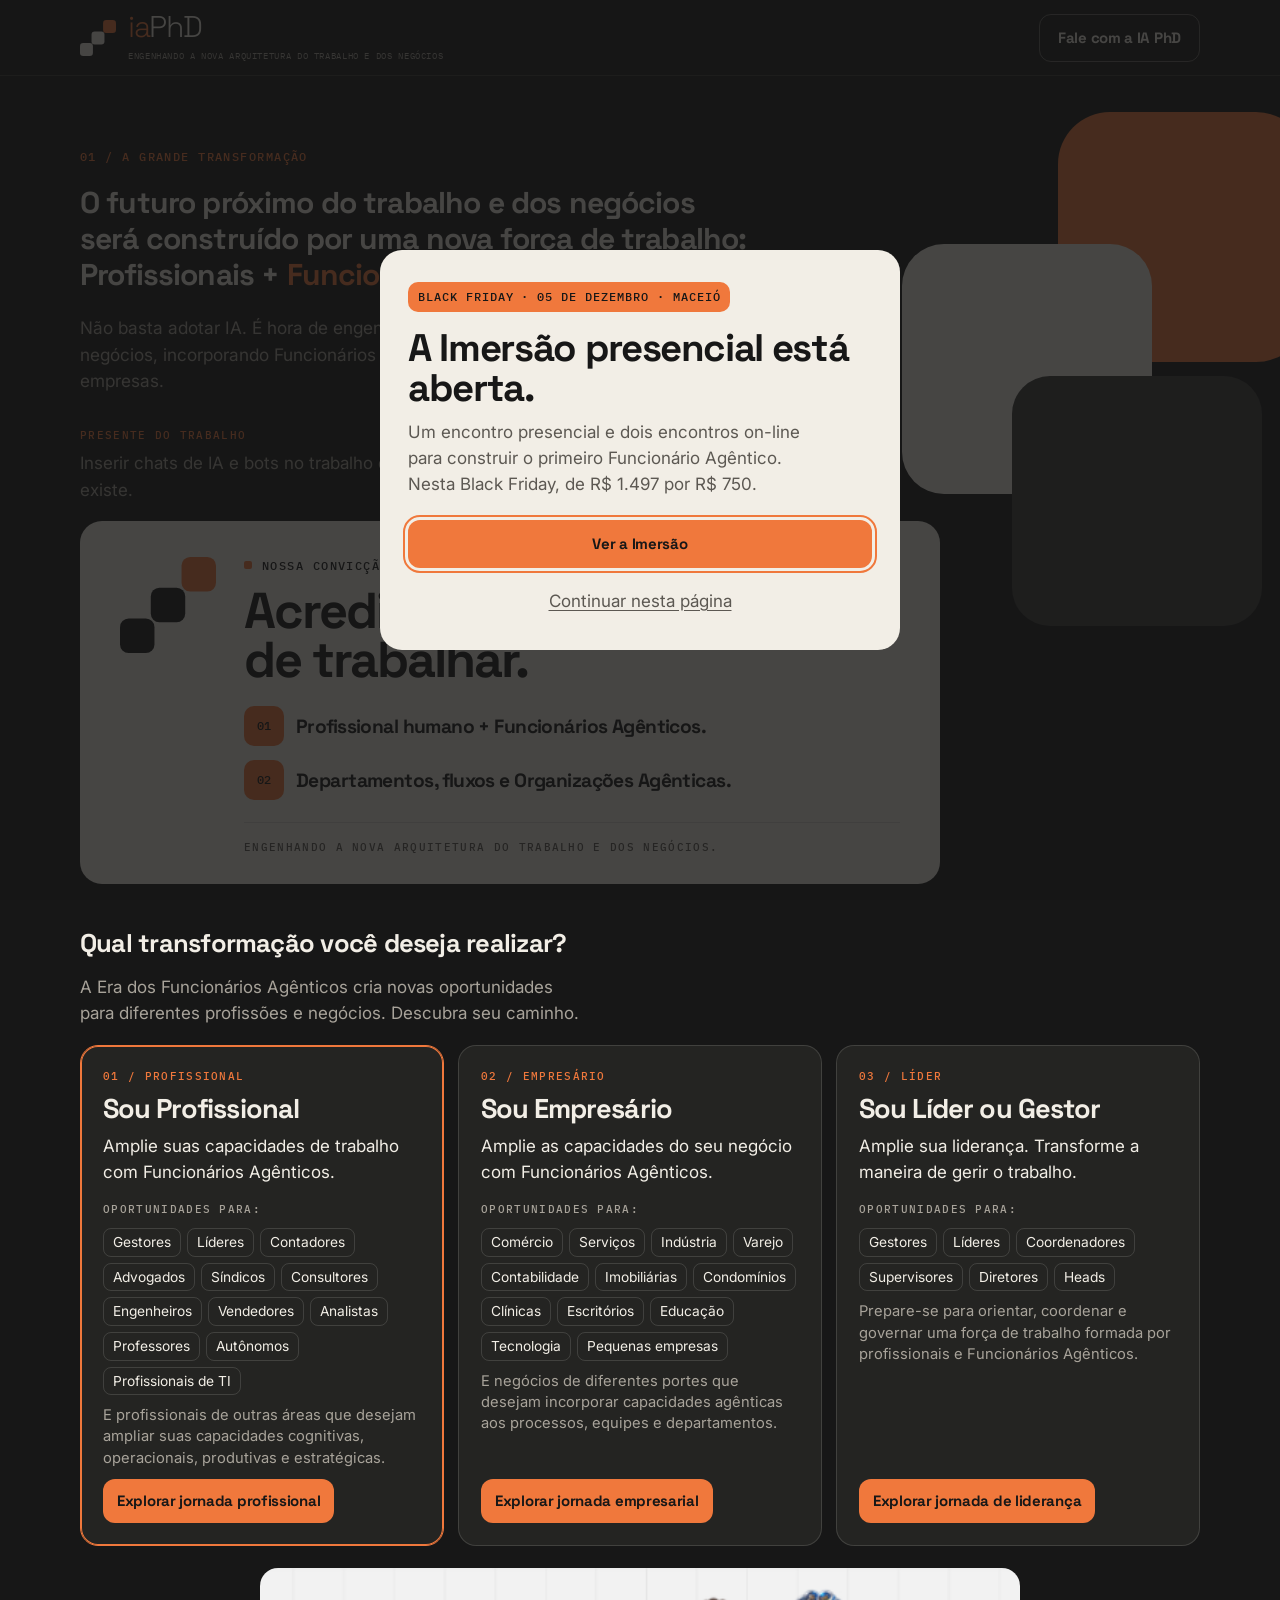
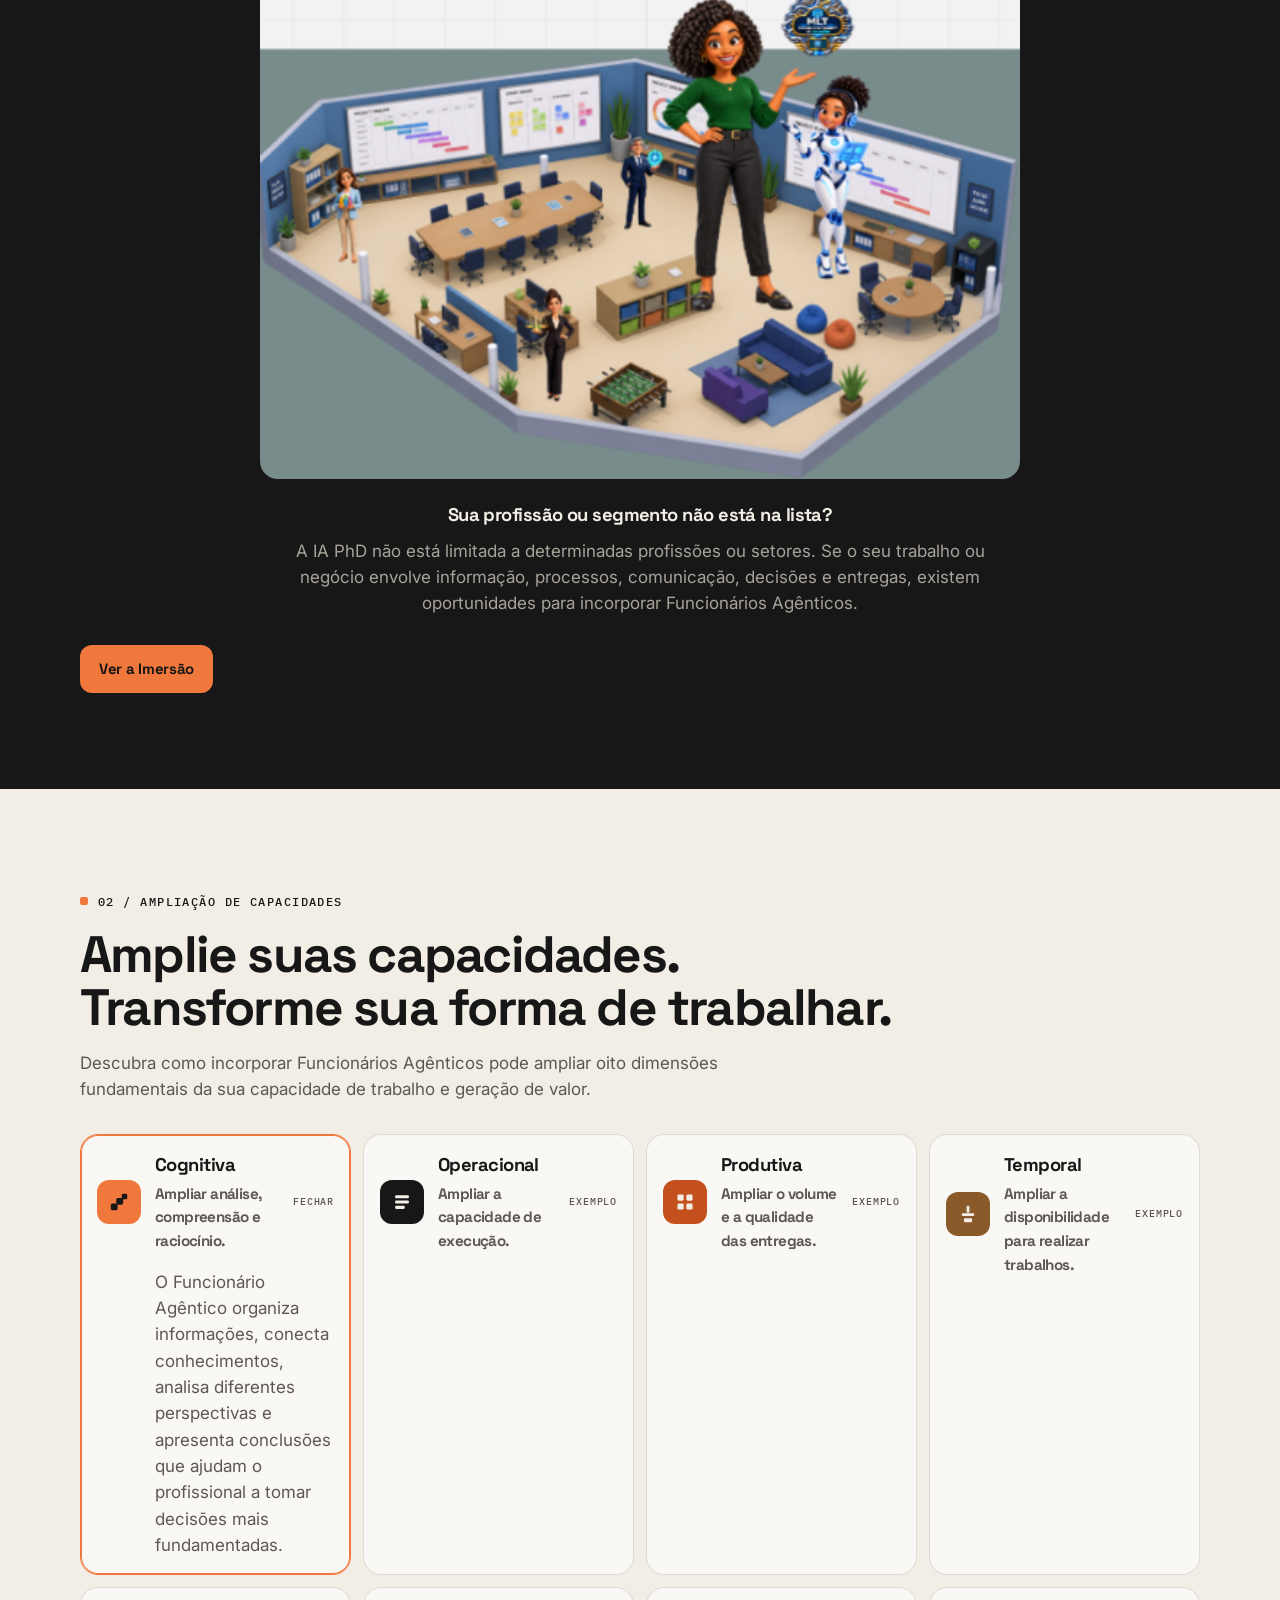
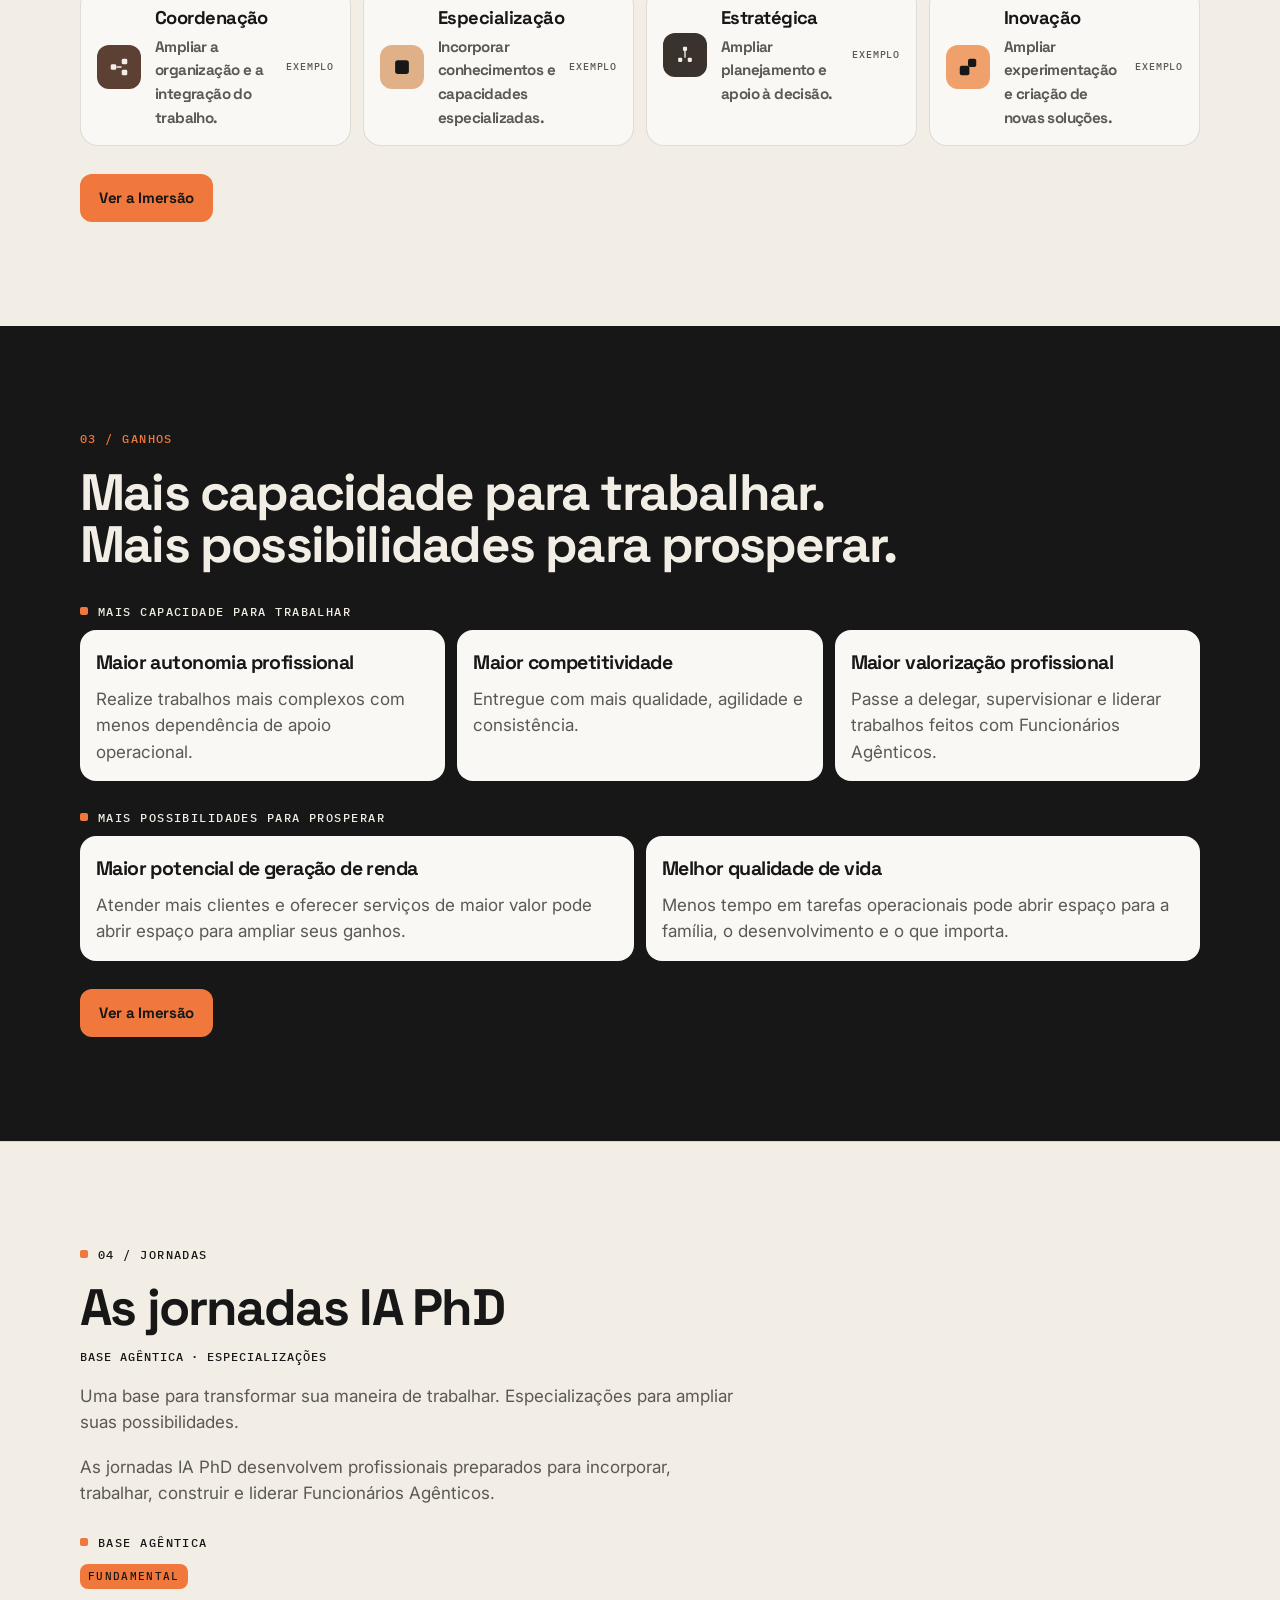
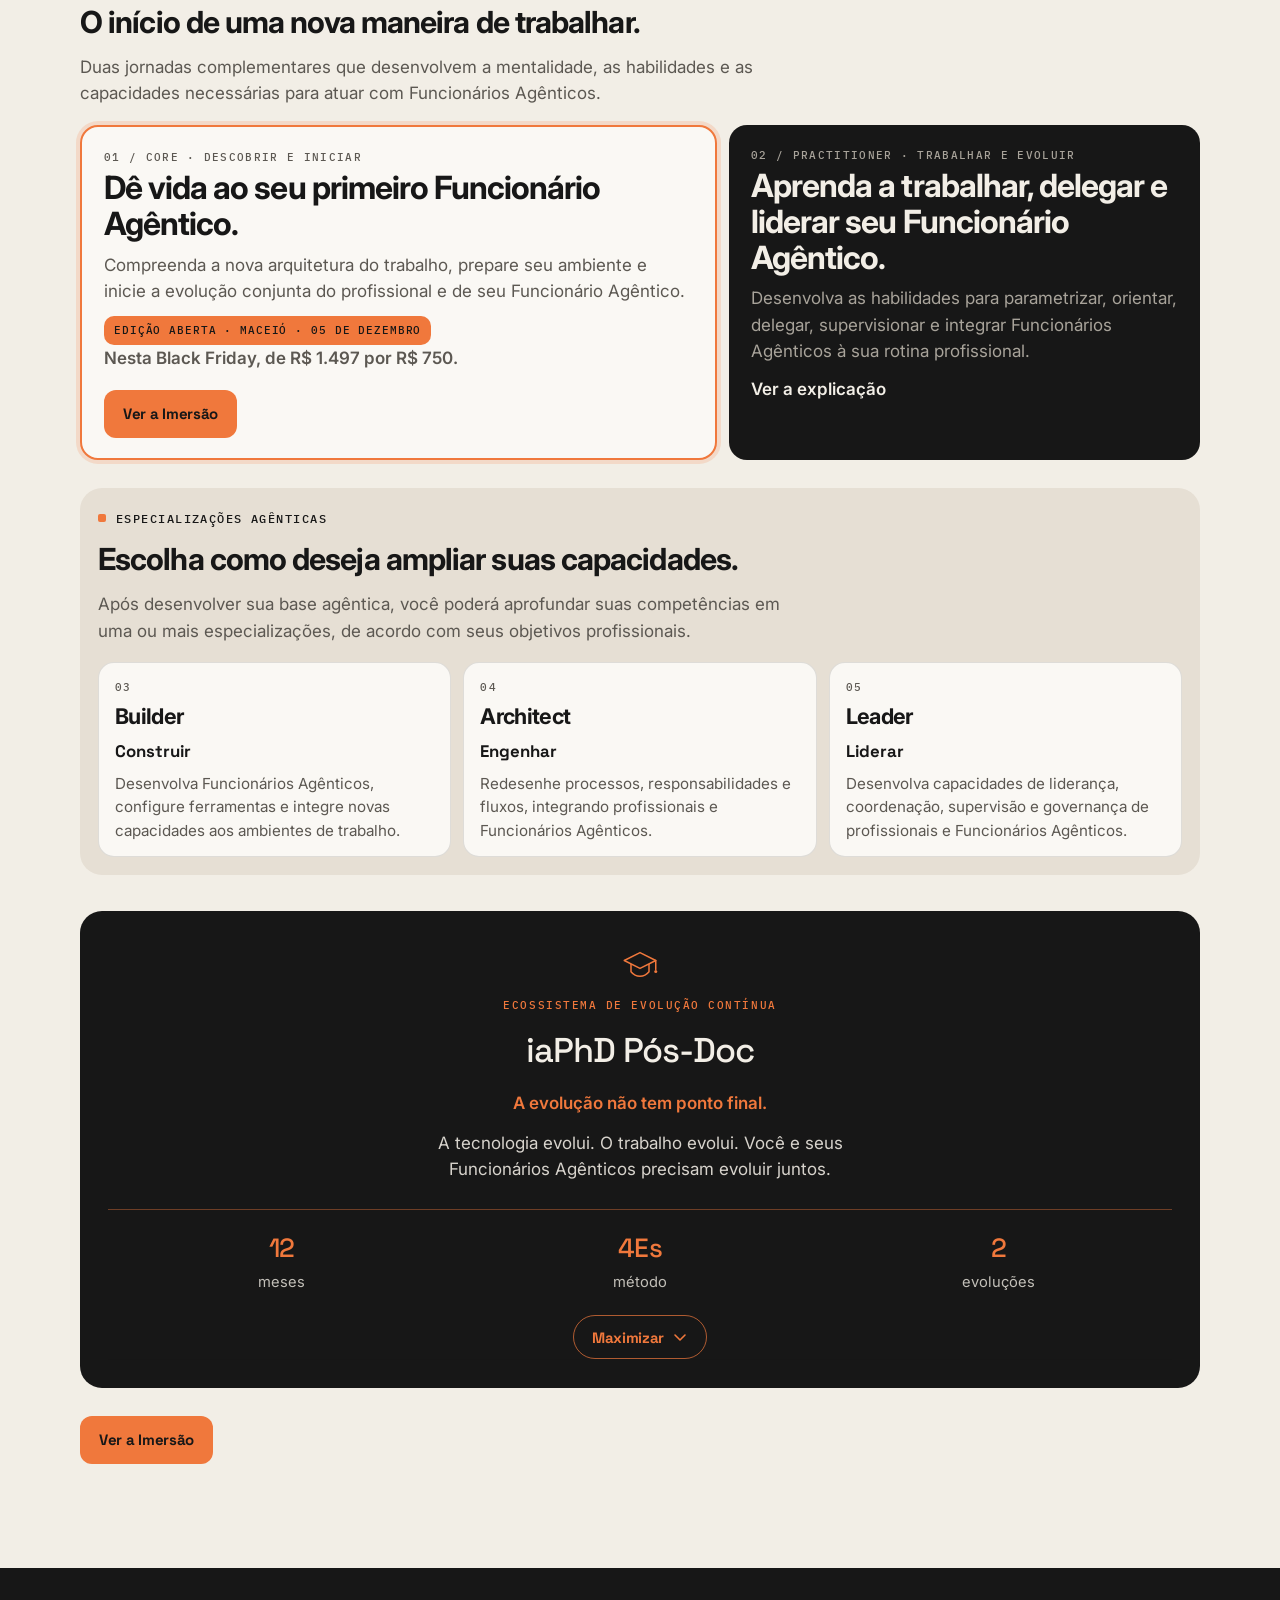
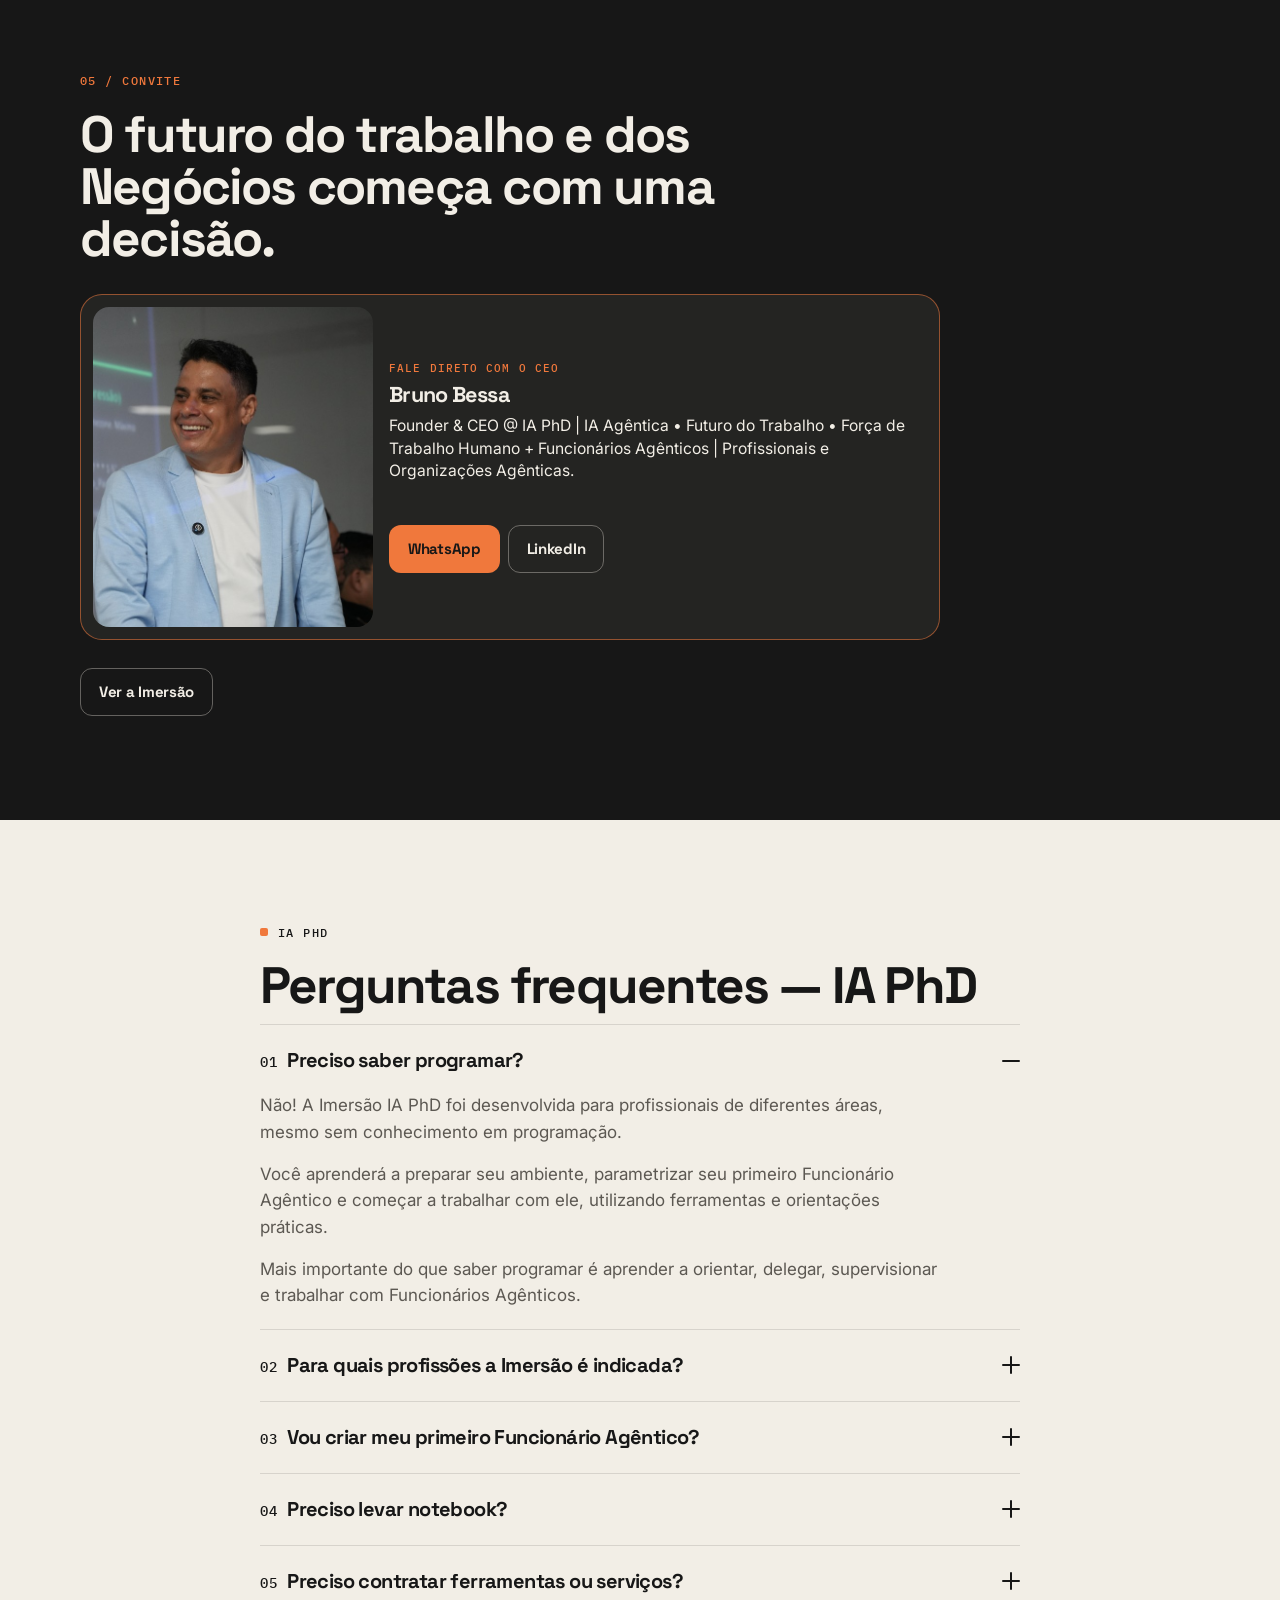
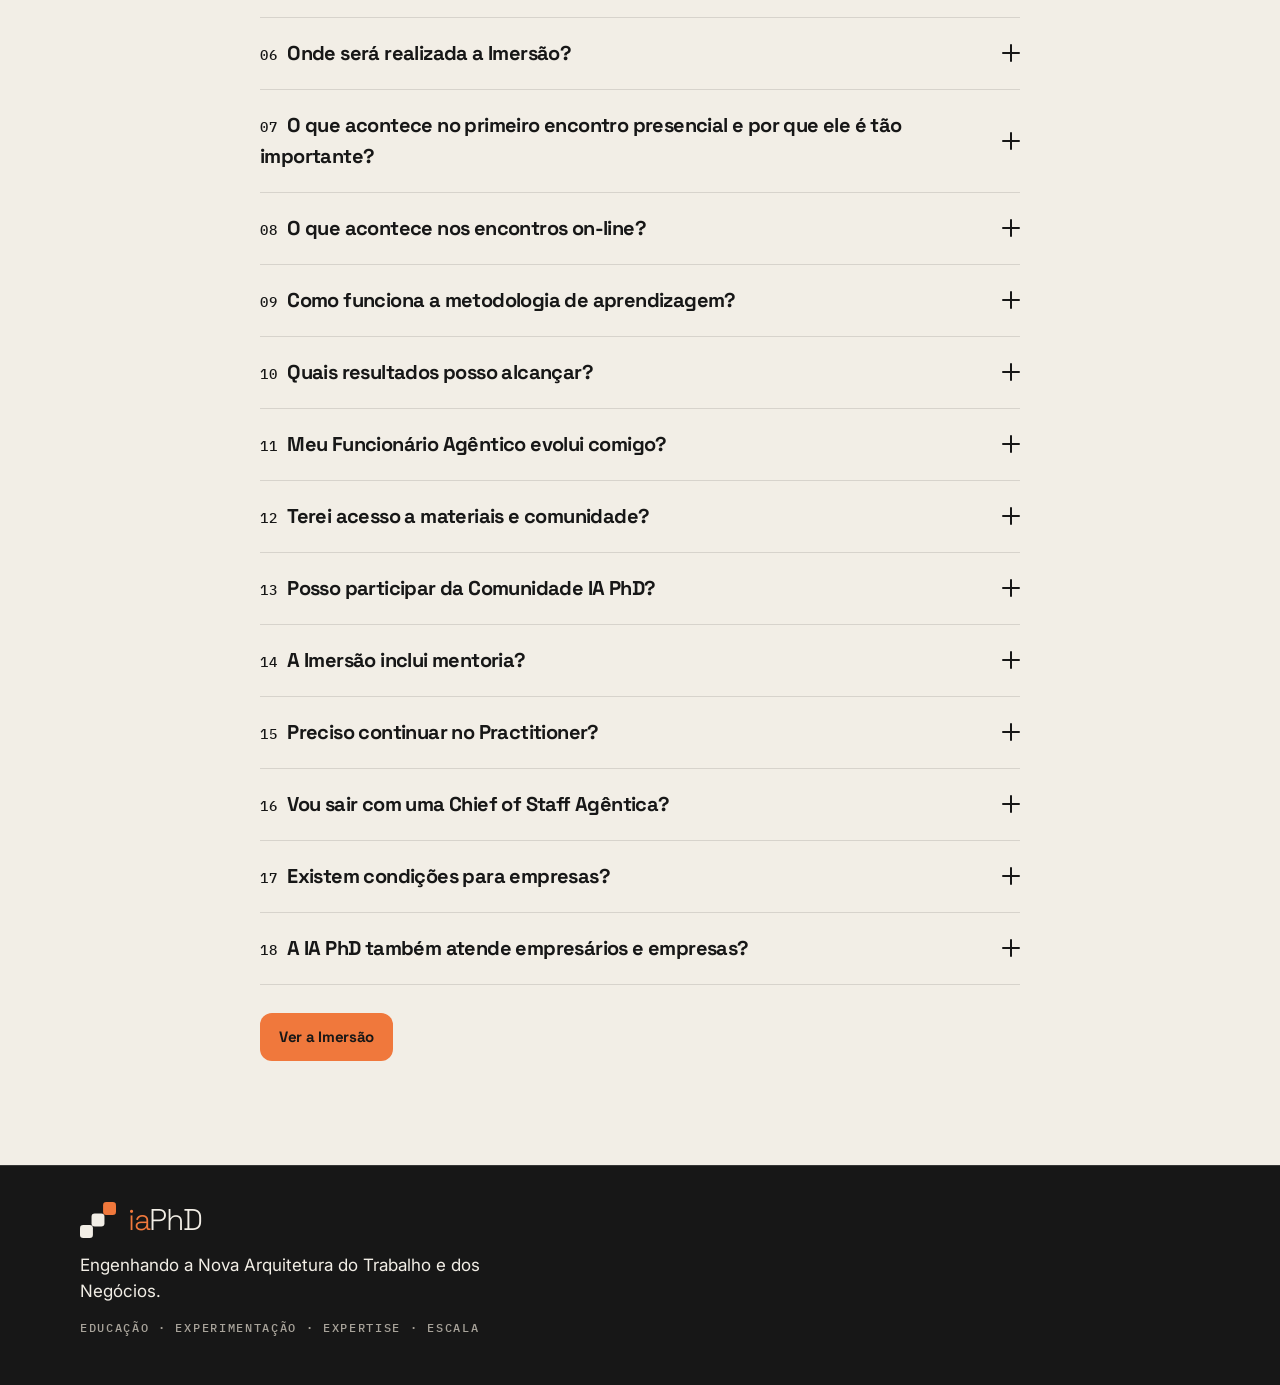
<file: index.html>
<!DOCTYPE html>
<html lang="pt-BR" data-perfil="profissional" data-campanha="false">
<head>
  <meta charset="UTF-8">
  <meta name="viewport" content="width=device-width, initial-scale=1">
  <title>IA PhD — O futuro Próximo do trabalho e dos Negócios é Profissional Humano + Funcionários Agênticos</title>
  <meta name="description" content="Duas jornadas de transformação para a Era dos Funcionários Agênticos. Profissionais evoluem até uma Chief of Staff Agêntica. Empresários evoluem para uma Organização Agêntica.">
  <meta name="theme-color" content="#171717">
  <link rel="icon" href="favicon.svg" type="image/svg+xml">
  <link rel="preconnect" href="https://fonts.googleapis.com">
  <link rel="preconnect" href="https://fonts.gstatic.com" crossorigin>
  <link href="https://fonts.googleapis.com/css2?family=IBM+Plex+Mono:wght@400;500&family=Inter:wght@400;500;600&family=Space+Grotesk:wght@300;500;700&display=swap" rel="stylesheet">
  <link rel="stylesheet" href="styles.css?v=hero2">
  <script>
    (function () {
      var raw = (new URLSearchParams(location.search).get("perfil") || "")
        .toLowerCase()
        .normalize("NFD")
        .replace(/[\u0300-\u036f]/g, "");
      var empresarial = raw === "empresario" || raw === "empresa";
      var lider = raw === "lider" || raw === "gestor";
      var campanha = raw === "profissional" || empresarial || lider;
      var perfil = empresarial ? "empresario" : lider ? "lider" : "profissional";
      document.documentElement.dataset.perfil = perfil;
      document.documentElement.dataset.campanha = campanha ? "true" : "false";
      if (campanha) {
        document.title = empresarial
          ? "IA PhD — Para empresários"
          : lider
            ? "IA PhD — Para líderes"
            : "IA PhD — Para profissionais";
      }
    })();
  </script>
</head>
<body>
  <a class="skip" href="#conteudo">Ir para o conteúdo</a>

  <div class="imersao-bar" id="imersao-bar" hidden>
    <a href="imersao/">Black Friday · Imersão em Maceió, 5 de dezembro · de R$ 1.497 por R$ 750</a>
  </div>

  <dialog class="imersao-alert" id="imersao-alert" aria-labelledby="imersao-alert-title">
    <p class="imersao-date">Black Friday · 05 de dezembro · Maceió</p>
    <h2 id="imersao-alert-title">A Imersão presencial está aberta.</h2>
    <p>Um encontro presencial e dois encontros on-line para construir o primeiro Funcionário Agêntico. Nesta Black Friday, de R$ 1.497 por R$ 750.</p>
    <a class="btn btn-solid" href="imersao/">Ver a Imersão</a>
    <button class="imersao-dismiss" id="imersao-seguir" type="button">Continuar nesta página</button>
  </dialog>

  <header class="header">
    <div class="container header-inner">
      <a class="brand" href="./" aria-label="IA PhD, início">
        <svg class="mark" viewBox="0 0 140.4 140.4" aria-hidden="true">
          <rect x="0" y="90" width="50.4" height="50.4" rx="12.6" fill="#F2EEE6"/>
          <rect x="45" y="45" width="50.4" height="50.4" rx="12.6" fill="#F2EEE6"/>
          <rect x="90" y="0" width="50.4" height="50.4" rx="12.6" fill="#F0783C"/>
        </svg>
        <span class="brand-text">
          <span class="wordmark"><span class="ia">ia</span><span class="phd">PhD</span></span>
          <span class="brand-sig">Engenhando a Nova Arquitetura do Trabalho e dos Negócios</span>
        </span>
      </a>
      <a class="btn btn-ghost header-cta" href="#conversa">
        <span class="cta-full">Fale com a IA PhD</span>
        <span class="cta-short">Conversar</span>
      </a>
    </div>
  </header>

  <main id="conteudo">
    <section class="hero">
      <div class="hero-art" aria-hidden="true">
        <span class="sq sq-orange"></span>
        <span class="sq sq-paper"></span>
        <span class="sq sq-ink"></span>
      </div>
      <div class="container hero-inner">
        <p class="kicker kicker-on-dark">
          <span class="escolha">01 / A grande transformação</span>
          <span class="campanha pro">Para profissionais</span>
          <span class="campanha biz">Para empresários</span>
          <span class="campanha lid">Para líderes</span>
        </p>

        <h1 class="display">
          <span class="escolha">O futuro próximo do trabalho e dos negócios<br>será construído por uma nova força de trabalho:<br>Profissionais + <span class="accent">Funcionários Agênticos.</span></span>
          <span class="campanha pro">Amplie a sua capacidade de trabalho.<br>Até a sua <span class="accent">Chief of Staff Agêntica.</span></span>
          <span class="campanha biz">Amplie a capacidade do seu negócio.<br>Até uma <span class="accent">Organização Agêntica.</span></span>
          <span class="campanha lid">Amplie sua liderança.<br>Transforme a maneira de gerir o trabalho.</span>
        </h1>

        <p class="lead">
          <span class="escolha">Não basta adotar IA. É hora de engenhar uma nova arquitetura de trabalho e dos negócios, incorporando Funcionários Agênticos às capacidades de profissionais e empresas.</span>
          <span class="campanha pro">Aprenda a preparar, criar, parametrizar, treinar, delegar e supervisionar Funcionários Agênticos. A jornada evolui com você, até a sua própria Chief of Staff Agêntica.</span>
          <span class="campanha biz">Incorpore Funcionários Agênticos ao negócio, transforme a arquitetura do trabalho e evolua pessoas, processos e governança como um único sistema.</span>
          <span class="campanha lid">Prepare-se para orientar, coordenar e governar uma força de trabalho formada por profissionais e Funcionários Agênticos.</span>
        </p>

        <div class="horizon">
          <p class="horizon-now">
            <span class="horizon-kicker">Presente do trabalho</span>
            Inserir chats de IA e bots no trabalho que já existe.
          </p>
          <article class="belief">
            <svg class="belief-mark" viewBox="0 0 140.4 140.4" aria-hidden="true">
              <rect x="0" y="90" width="50.4" height="50.4" rx="12.6" fill="#171717"/>
              <rect x="45" y="45" width="50.4" height="50.4" rx="12.6" fill="#171717"/>
              <rect x="90" y="0" width="50.4" height="50.4" rx="12.6" fill="#F0783C"/>
            </svg>
            <div>
              <p class="belief-kicker">Nossa convicção</p>
              <p class="belief-title">Acreditamos nesta forma de trabalhar.</p>
              <ol class="levels">
                <li>
                  <span class="level-num">01</span>
                  <p>Profissional humano + Funcionários Agênticos.</p>
                </li>
                <li>
                  <span class="level-num">02</span>
                  <p>Departamentos, fluxos e Organizações Agênticas.</p>
                </li>
              </ol>
              <p class="belief-sign">Engenhando a Nova Arquitetura do Trabalho e dos Negócios.</p>
            </div>
          </article>
        </div>

        <p class="ask">Qual transformação você deseja realizar?</p>
        <p class="ask-lead">A Era dos Funcionários Agênticos cria novas oportunidades para diferentes profissões e negócios. Descubra seu caminho.</p>

        <div class="choices">
          <a class="choice" href="?perfil=profissional" data-perfil="profissional">
            <span class="choice-index">01 / Profissional</span>
            <span class="choice-title">Sou Profissional</span>
            <span class="choice-text">Amplie suas capacidades de trabalho com Funcionários Agênticos.</span>
            <span class="choice-for">Oportunidades para:</span>
            <ul class="choice-tags">
              <li>Gestores</li>
              <li>Líderes</li>
              <li>Contadores</li>
              <li>Advogados</li>
              <li>Síndicos</li>
              <li>Consultores</li>
              <li>Engenheiros</li>
              <li>Vendedores</li>
              <li>Analistas</li>
              <li>Professores</li>
              <li>Autônomos</li>
              <li>Profissionais de TI</li>
            </ul>
            <span class="choice-more">E profissionais de outras áreas que desejam ampliar suas capacidades cognitivas, operacionais, produtivas e estratégicas.</span>
            <span class="choice-go">Explorar jornada profissional</span>
          </a>
          <a class="choice" href="?perfil=empresario" data-perfil="empresario">
            <span class="choice-index">02 / Empresário</span>
            <span class="choice-title">Sou Empresário</span>
            <span class="choice-text">Amplie as capacidades do seu negócio com Funcionários Agênticos.</span>
            <span class="choice-for">Oportunidades para:</span>
            <ul class="choice-tags">
              <li>Comércio</li>
              <li>Serviços</li>
              <li>Indústria</li>
              <li>Varejo</li>
              <li>Contabilidade</li>
              <li>Imobiliárias</li>
              <li>Condomínios</li>
              <li>Clínicas</li>
              <li>Escritórios</li>
              <li>Educação</li>
              <li>Tecnologia</li>
              <li>Pequenas empresas</li>
            </ul>
            <span class="choice-more">E negócios de diferentes portes que desejam incorporar capacidades agênticas aos processos, equipes e departamentos.</span>
            <span class="choice-go">Explorar jornada empresarial</span>
          </a>
          <a class="choice" href="?perfil=lider" data-perfil="lider">
            <span class="choice-index">03 / Líder</span>
            <span class="choice-title">Sou Líder ou Gestor</span>
            <span class="choice-text">Amplie sua liderança. Transforme a maneira de gerir o trabalho.</span>
            <span class="choice-for">Oportunidades para:</span>
            <ul class="choice-tags">
              <li>Gestores</li>
              <li>Líderes</li>
              <li>Coordenadores</li>
              <li>Supervisores</li>
              <li>Diretores</li>
              <li>Heads</li>
            </ul>
            <span class="choice-more">Prepare-se para orientar, coordenar e governar uma força de trabalho formada por profissionais e Funcionários Agênticos.</span>
            <span class="choice-go">Explorar jornada de liderança</span>
          </a>
        </div>
        <figure class="pro choice-scene" id="cena-profissional">
          <img src="midia/cena-profissional.png" alt="Profissional e Funcionário Agêntico no escritório. Selo MLN, Modelo de Linguagem de Negócio." width="522" height="351">
        </figure>
        <figure class="lid choice-scene" id="cena-lider">
          <img src="midia/cena-lider.png" alt="Líder com o selo MLN, Funcionário Agêntico e equipe no ambiente de trabalho." width="1024" height="659">
        </figure>
        <figure class="biz choice-scene" id="cena-negocio">
          <img src="midia/cena-negocio.png" alt="Escritório com profissionais e Funcionários Agênticos. Selo MLN, Modelo de Linguagem de Negócio." width="1024" height="728">
        </figure>
        <div class="choice-note">
          <p class="choice-note-title">Sua profissão ou segmento não está na lista?</p>
          <p>A IA PhD não está limitada a determinadas profissões ou setores. Se o seu trabalho ou negócio envolve informação, processos, comunicação, decisões e entregas, existem oportunidades para incorporar Funcionários Agênticos.</p>
        </div>
        <a class="btn btn-solid" href="imersao/">Ver a Imersão</a>
      </div>
    </section>

    <section class="band band-paper" id="dimensoes" aria-labelledby="titulo-dimensoes">
      <div class="container">
        <p class="index">02 / Ampliação de Capacidades</p>
        <h2 id="titulo-dimensoes"><span class="pro">Amplie suas capacidades. Transforme sua forma de trabalhar.</span><span class="biz">Amplie as capacidades. Transforme o seu negócio.</span><span class="lid">Amplie sua liderança. Transforme a maneira de gerir o trabalho.</span></h2>
        <p class="body body-intro"><span class="pro">Descubra como incorporar Funcionários Agênticos pode ampliar oito dimensões fundamentais da sua capacidade de trabalho e geração de valor.</span><span class="biz">Incorpore Funcionários Agênticos para ampliar as capacidades cognitivas, operacionais, produtivas e estratégicas do seu negócio, conectando pessoas, processos e conhecimento em uma nova arquitetura de trabalho.</span><span class="lid">Prepare-se para orientar, coordenar e governar uma força de trabalho formada por profissionais e Funcionários Agênticos.</span></p>
        <div class="dims">
          <details class="dim" name="dimensoes" open style="--dim:#F0783C; --glyph:#171717">
            <summary>
              <span class="dim-icon" aria-hidden="true"><svg viewBox="0 0 32 32"><rect x="4" y="18" width="10" height="10" rx="2.5"/><rect x="12" y="10" width="10" height="10" rx="2.5"/><rect x="20" y="4" width="8" height="8" rx="2"/></svg></span>
              <span class="dim-copy"><span class="dim-name">Cognitiva</span><span class="dim-line">Ampliar análise, compreensão e raciocínio.</span></span>
              <span class="dim-more"></span>
            </summary>
            <p class="dim-example"><span class="pro">O Funcionário Agêntico organiza informações, conecta conhecimentos, analisa diferentes perspectivas e apresenta conclusões que ajudam o profissional a tomar decisões mais fundamentadas.</span></p>
          </details>
          <details class="dim" name="dimensoes" style="--dim:#171717; --glyph:#F2EEE6">
            <summary>
              <span class="dim-icon" aria-hidden="true"><svg viewBox="0 0 32 32"><rect x="6" y="6" width="20" height="4.5" rx="1.5"/><rect x="6" y="13.75" width="20" height="4.5" rx="1.5"/><rect x="6" y="21.5" width="14" height="4.5" rx="1.5"/></svg></span>
              <span class="dim-copy"><span class="dim-name">Operacional</span><span class="dim-line">Ampliar a capacidade de execução.</span></span>
              <span class="dim-more"></span>
            </summary>
            <p class="dim-example"><span class="pro">O Funcionário Agêntico assume atividades operacionais, executa tarefas e conduz processos dentro dos limites estabelecidos, liberando o profissional para trabalhos de maior valor.</span><span class="biz">Etapas recorrentes de um processo passam a ser executadas por Funcionários Agênticos, com supervisão do departamento.</span></p>
          </details>
          <details class="dim" name="dimensoes" style="--dim:#C4511D; --glyph:#F2EEE6">
            <summary>
              <span class="dim-icon" aria-hidden="true"><svg viewBox="0 0 32 32"><rect x="5" y="5" width="9" height="9" rx="2"/><rect x="18" y="5" width="9" height="9" rx="2"/><rect x="5" y="18" width="9" height="9" rx="2"/><rect x="18" y="18" width="9" height="9" rx="2"/></svg></span>
              <span class="dim-copy"><span class="dim-name">Produtiva</span><span class="dim-line">Ampliar o volume e a qualidade das entregas.</span></span>
              <span class="dim-more"></span>
            </summary>
            <p class="dim-example"><span class="pro">O Funcionário Agêntico trabalha em conjunto com o profissional, aumentando a capacidade de produzir mais entregas, com qualidade, padronização e menor esforço operacional.</span><span class="biz">Um departamento pode aumentar o volume de entregas que a equipe consegue revisar e concluir.</span></p>
          </details>
          <details class="dim" name="dimensoes" style="--dim:#8A5A2B; --glyph:#F2EEE6">
            <summary>
              <span class="dim-icon" aria-hidden="true"><svg viewBox="0 0 32 32"><rect x="14" y="4" width="4" height="10" rx="1.5"/><rect x="7" y="15" width="18" height="4" rx="1.5"/><rect x="10" y="22" width="12" height="6" rx="2"/></svg></span>
              <span class="dim-copy"><span class="dim-name">Temporal</span><span class="dim-line">Ampliar a disponibilidade para realizar trabalhos.</span></span>
              <span class="dim-more"></span>
            </summary>
            <p class="dim-example"><span class="pro">O Funcionário Agêntico pode executar trabalhos em diferentes horários, inclusive enquanto o profissional realiza outras atividades, garantindo maior continuidade operacional dentro dos limites estabelecidos.</span><span class="biz">Demandas que não exigem presença contínua encontram capacidade disponível no processo, com supervisão.</span></p>
          </details>
          <details class="dim" name="dimensoes" style="--dim:#5C4033; --glyph:#F2EEE6">
            <summary>
              <span class="dim-icon" aria-hidden="true"><svg viewBox="0 0 32 32"><rect x="4" y="12" width="8" height="8" rx="2"/><rect x="20" y="4" width="8" height="8" rx="2"/><rect x="20" y="20" width="8" height="8" rx="2"/><rect x="12" y="15" width="8" height="2" rx="1"/></svg></span>
              <span class="dim-copy"><span class="dim-name">Coordenação</span><span class="dim-line">Ampliar a organização e a integração do trabalho.</span></span>
              <span class="dim-more"></span>
            </summary>
            <p class="dim-example"><span class="pro">O Funcionário Agêntico organiza demandas, distribui responsabilidades, acompanha prazos e coordena a execução entre profissionais e Funcionários Agênticos, mantendo o trabalho integrado e alinhado aos objetivos.</span><span class="biz">Os fluxos entre pessoas e Funcionários Agênticos ficam visíveis: o que entra, quem faz e o que pede supervisão.</span></p>
          </details>
          <details class="dim" name="dimensoes" style="--dim:#E0B089; --glyph:#171717">
            <summary>
              <span class="dim-icon" aria-hidden="true"><svg viewBox="0 0 32 32"><rect x="6" y="6" width="20" height="20" rx="4"/><rect x="13" y="13" width="6" height="6" rx="1.5"/></svg></span>
              <span class="dim-copy"><span class="dim-name">Especialização</span><span class="dim-line">Incorporar conhecimentos e capacidades especializadas.</span></span>
              <span class="dim-more"></span>
            </summary>
            <p class="dim-example"><span class="pro">O Funcionário Agêntico incorpora conhecimentos, métodos e habilidades especializadas, permitindo ao profissional acessar novas competências e realizar trabalhos que antes dependiam de especialistas.</span><span class="biz">Um departamento incorpora um conhecimento especializado parametrizado, sem depender de uma única pessoa.</span></p>
          </details>
          <details class="dim" name="dimensoes" style="--dim:#3A322C; --glyph:#F2EEE6">
            <summary>
              <span class="dim-icon" aria-hidden="true"><svg viewBox="0 0 32 32"><rect x="13" y="4" width="6" height="6" rx="1.5"/><rect x="6" y="20" width="6" height="6" rx="1.5"/><rect x="20" y="20" width="6" height="6" rx="1.5"/><rect x="15" y="10" width="2" height="10"/></svg></span>
              <span class="dim-copy"><span class="dim-name">Estratégica</span><span class="dim-line">Ampliar planejamento e apoio à decisão.</span></span>
              <span class="dim-more"></span>
            </summary>
            <p class="dim-example"><span class="pro">Ela demonstra que o Funcionário Agêntico não apenas organiza informações, mas pode atuar como uma capacidade estratégica incorporada à força de trabalho, contribuindo para o planejamento e a avaliação de decisões.</span><span class="biz">A gestão recebe cenários e trade-offs preparados para a decisão do negócio.</span></p>
          </details>
          <details class="dim" name="dimensoes" style="--dim:#F0A06A; --glyph:#171717">
            <summary>
              <span class="dim-icon" aria-hidden="true"><svg viewBox="0 0 32 32"><rect x="4" y="14" width="14" height="14" rx="3"/><rect x="16" y="4" width="12" height="12" rx="3"/></svg></span>
              <span class="dim-copy"><span class="dim-name">Inovação</span><span class="dim-line">Ampliar experimentação e criação de novas soluções.</span></span>
              <span class="dim-more"></span>
            </summary>
            <p class="dim-example"><span class="pro">O Funcionário Agêntico identifica oportunidades, propõe ideias, desenvolve alternativas e apoia a experimentação de novas soluções, permitindo ao profissional inovar com mais agilidade e menor esforço.</span><span class="biz">A organização testa um processo novo num recorte, valida e só então amplia.</span></p>
          </details>
        </div>
        <a class="btn btn-solid" href="imersao/">Ver a Imersão</a>
      </div>
    </section>

    <section class="band band-dark" id="ganhos" aria-labelledby="titulo-ganhos">
      <div class="container">
        <p class="kicker kicker-on-dark">03 / Ganhos</p>
        <h2 id="titulo-ganhos">Mais capacidade para trabalhar. Mais possibilidades para prosperar.</h2>
        <div class="gain-board">
          <div class="gain-group">
            <p class="journey-kicker">Mais capacidade para trabalhar</p>
            <ol class="gains">
              <li>
                <h3><span class="pro">Maior autonomia profissional</span><span class="biz">Maior capacidade operacional</span><span class="lid">Maior capacidade de orientar</span></h3>
                <p><span class="pro">Realize trabalhos mais complexos com menos dependência de apoio operacional.</span><span class="biz">A operação executa mais frentes, com função, contexto, limites e supervisão.</span><span class="lid">Oriente profissionais e Funcionários Agênticos com contexto, prioridades e critérios.</span></p>
              </li>
              <li>
                <h3><span class="pro">Maior competitividade</span><span class="biz">Maior competitividade empresarial</span><span class="lid">Maior capacidade de coordenar</span></h3>
                <p><span class="pro">Entregue com mais qualidade, agilidade e consistência.</span><span class="biz">A empresa responde com entregas mais completas, ágeis e consistentes.</span><span class="lid">Mantenha frentes, prazos e responsabilidades alinhados na equipe.</span></p>
              </li>
              <li>
                <h3><span class="pro">Maior valorização profissional</span><span class="biz">Maior capacidade de gestão e liderança</span><span class="lid">Maior capacidade de governar</span></h3>
                <p><span class="pro">Passe a delegar, supervisionar e liderar trabalhos feitos com Funcionários Agênticos.</span><span class="biz">Organize, delegue e supervisione profissionais e Funcionários Agênticos.</span><span class="lid">Defina limites, permissões e a supervisão da força de trabalho.</span></p>
              </li>
            </ol>
          </div>
          <div class="gain-group">
            <p class="journey-kicker">Mais possibilidades para prosperar</p>
            <ol class="gains">
              <li>
                <h3><span class="pro">Maior potencial de geração de renda</span><span class="biz">Maior potencial de crescimento e faturamento</span><span class="lid">Mais espaço para decidir</span></h3>
                <p><span class="pro">Atender mais clientes e oferecer serviços de maior valor pode abrir espaço para ampliar seus ganhos.</span><span class="biz">Mais capacidade de atender demanda pode abrir espaço para crescer, conforme o mercado e o modelo do negócio.</span><span class="lid">Menos execução concentrada no líder pode abrir tempo para a decisão.</span></p>
              </li>
              <li>
                <h3><span class="pro">Melhor qualidade de vida</span><span class="biz">Maior eficiência e sustentabilidade operacional</span><span class="lid">Menos dependência da sua execução</span></h3>
                <p><span class="pro">Menos tempo em tarefas operacionais pode abrir espaço para a família, o desenvolvimento e o que importa.</span><span class="biz">A arquitetura do trabalho pode aliviar a sobrecarga e deixar responsabilidades mais claras.</span><span class="lid">Responsabilidades mais claras podem reduzir a dependência da execução individual do líder.</span></p>
              </li>
            </ol>
          </div>
        </div>
        <a class="btn btn-solid" href="imersao/">Ver a Imersão</a>
      </div>
    </section>

    <section class="band band-paper" id="mapa" aria-labelledby="titulo-mapa">
      <div class="container">
        <p class="index">04 / Jornadas</p>
        <h2 id="titulo-mapa">
          <span class="pro">As jornadas IA PhD</span>
          <span class="biz">O percurso de Negócios</span>
        </h2>
        <p class="journey-names pro">Base Agêntica · Especializações</p>
        <p class="body body-intro">
          <span class="pro">Uma base para transformar sua maneira de trabalhar. Especializações para ampliar suas possibilidades.</span>
          <span class="biz">São os movimentos da transformação na organização. O primeiro passo é a Imersão Agentic Core e o Practitioner. Na formação das equipes, Builder, Architect e Leader fazem parte do percurso.</span>
        </p>
        <p class="body pro">As jornadas IA PhD desenvolvem profissionais preparados para incorporar, trabalhar, construir e liderar Funcionários Agênticos.</p>
        <div class="pro">
          <div class="track track-base">
            <div class="track-head">
              <p class="journey-kicker">Base Agêntica</p>
              <p class="track-mark">Fundamental</p>
              <h3>O início de uma nova maneira de trabalhar.</h3>
              <p>Duas jornadas complementares que desenvolvem a mentalidade, as habilidades e as capacidades necessárias para atuar com Funcionários Agênticos.</p>
            </div>
            <div class="track-cards track-cards-base">
              <a class="track-card track-card-core" href="imersao/">
                <p class="journey-code">01 / Core · Descobrir e iniciar</p>
                <h3>Dê vida ao seu primeiro Funcionário Agêntico.</h3>
                <p>Compreenda a nova arquitetura do trabalho, prepare seu ambiente e inicie a evolução conjunta do profissional e de seu Funcionário Agêntico.</p>
                <span class="open-flag">Edição aberta · Maceió · 05 de dezembro</span>
                <p class="card-offer">Nesta Black Friday, de R$ 1.497 por R$ 750.</p>
                <span class="btn btn-solid card-cta">Ver a Imersão</span>
              </a>
              <a class="track-card track-card-practice" href="practitioner/">
                <p class="journey-code">02 / Practitioner · Trabalhar e evoluir</p>
                <h3>Aprenda a trabalhar, delegar e liderar seu Funcionário Agêntico.</h3>
                <p>Desenvolva as habilidades para parametrizar, orientar, delegar, supervisionar e integrar Funcionários Agênticos à sua rotina profissional.</p>
                <span class="map-more">Ver a explicação</span>
              </a>
            </div>
          </div>
          <div class="track track-spec">
            <div class="track-head">
              <p class="journey-kicker">Especializações Agênticas</p>
              <h3>Escolha como deseja ampliar suas capacidades.</h3>
              <p>Após desenvolver sua base agêntica, você poderá aprofundar suas competências em uma ou mais especializações, de acordo com seus objetivos profissionais.</p>
            </div>
            <div class="track-cards track-cards-spec">
              <article class="spec-card">
                <p class="journey-code">03</p>
                <h3>Builder</h3>
                <p class="spec-verb">Construir</p>
                <p>Desenvolva Funcionários Agênticos, configure ferramentas e integre novas capacidades aos ambientes de trabalho.</p>
              </article>
              <article class="spec-card">
                <p class="journey-code">04</p>
                <h3>Architect</h3>
                <p class="spec-verb">Engenhar</p>
                <p>Redesenhe processos, responsabilidades e fluxos, integrando profissionais e Funcionários Agênticos.</p>
              </article>
              <article class="spec-card">
                <p class="journey-code">05</p>
                <h3>Leader</h3>
                <p class="spec-verb">Liderar</p>
                <p>Desenvolva capacidades de liderança, coordenação, supervisão e governança de profissionais e Funcionários Agênticos.</p>
              </article>
            </div>
          </div>
          <div class="along">
            <article class="posdoc">
              <div class="posdoc-face">
                <svg class="posdoc-cap" viewBox="0 0 48 48" aria-hidden="true">
                  <path d="M24 7.5 45 18 24 28.5 3 18Z" fill="none" stroke="currentColor" stroke-width="2" stroke-linejoin="round"/>
                  <path d="M12 22.5V33c0 0 4.8 6 12 6s12-6 12-6V22.5" fill="none" stroke="currentColor" stroke-width="2" stroke-linejoin="round"/>
                  <path d="M45 18v12" fill="none" stroke="currentColor" stroke-width="2" stroke-linecap="round"/>
                  <circle cx="45" cy="32.5" r="2" fill="currentColor"/>
                </svg>
                <p class="posdoc-kicker">Ecossistema de evolução contínua</p>
                <h3>iaPhD Pós-Doc</h3>
                <p class="posdoc-line">A evolução não tem ponto final.</p>
                <p class="posdoc-lead">A tecnologia evolui. O trabalho evolui. Você e seus Funcionários Agênticos precisam evoluir juntos.</p>
                <dl class="posdoc-stats">
                  <div>
                    <dd>12</dd>
                    <dt>meses</dt>
                  </div>
                  <div>
                    <dd>4Es</dd>
                    <dt>método</dt>
                  </div>
                  <div>
                    <dd>2</dd>
                    <dt>evoluções</dt>
                  </div>
                </dl>
              </div>
              <details class="posdoc-more">
                <summary class="posdoc-toggle">
                  <span class="posdoc-when-shut">Maximizar</span>
                  <span class="posdoc-when-open">Minimizar</span>
                  <svg viewBox="0 0 16 16" aria-hidden="true"><path d="M3 6 8 11 13 6" fill="none" stroke="currentColor" stroke-width="1.6" stroke-linecap="round" stroke-linejoin="round"/></svg>
                </summary>
                <ul class="posdoc-list">
                  <li><svg viewBox="0 0 20 20" aria-hidden="true"><circle cx="10" cy="10" r="8" fill="none" stroke="currentColor" stroke-width="1.4"/><path d="M6.2 10.3 8.7 12.8 13.8 7.5" fill="none" stroke="currentColor" stroke-width="1.6" stroke-linecap="round" stroke-linejoin="round"/></svg>Acesso ao iaPhD Education</li>
                  <li><svg viewBox="0 0 20 20" aria-hidden="true"><circle cx="10" cy="10" r="8" fill="none" stroke="currentColor" stroke-width="1.4"/><path d="M6.2 10.3 8.7 12.8 13.8 7.5" fill="none" stroke="currentColor" stroke-width="1.6" stroke-linecap="round" stroke-linejoin="round"/></svg>Educação e atualizações contínuas</li>
                  <li><svg viewBox="0 0 20 20" aria-hidden="true"><circle cx="10" cy="10" r="8" fill="none" stroke="currentColor" stroke-width="1.4"/><path d="M6.2 10.3 8.7 12.8 13.8 7.5" fill="none" stroke="currentColor" stroke-width="1.6" stroke-linecap="round" stroke-linejoin="round"/></svg>Laboratórios e experiências aplicadas</li>
                  <li><svg viewBox="0 0 20 20" aria-hidden="true"><circle cx="10" cy="10" r="8" fill="none" stroke="currentColor" stroke-width="1.4"/><path d="M6.2 10.3 8.7 12.8 13.8 7.5" fill="none" stroke="currentColor" stroke-width="1.6" stroke-linecap="round" stroke-linejoin="round"/></svg>Encontros coletivos com os IA PhDs</li>
                  <li><svg viewBox="0 0 20 20" aria-hidden="true"><circle cx="10" cy="10" r="8" fill="none" stroke="currentColor" stroke-width="1.4"/><path d="M6.2 10.3 8.7 12.8 13.8 7.5" fill="none" stroke="currentColor" stroke-width="1.6" stroke-linecap="round" stroke-linejoin="round"/></svg>Protocolo Gênesis</li>
                  <li><svg viewBox="0 0 20 20" aria-hidden="true"><circle cx="10" cy="10" r="8" fill="none" stroke="currentColor" stroke-width="1.4"/><path d="M6.2 10.3 8.7 12.8 13.8 7.5" fill="none" stroke="currentColor" stroke-width="1.6" stroke-linecap="round" stroke-linejoin="round"/></svg>Biblioteca de conhecimentos</li>
                  <li><svg viewBox="0 0 20 20" aria-hidden="true"><circle cx="10" cy="10" r="8" fill="none" stroke="currentColor" stroke-width="1.4"/><path d="M6.2 10.3 8.7 12.8 13.8 7.5" fill="none" stroke="currentColor" stroke-width="1.6" stroke-linecap="round" stroke-linejoin="round"/></svg>Comunidade IA PhD</li>
                  <li><svg viewBox="0 0 20 20" aria-hidden="true"><circle cx="10" cy="10" r="8" fill="none" stroke="currentColor" stroke-width="1.4"/><path d="M6.2 10.3 8.7 12.8 13.8 7.5" fill="none" stroke="currentColor" stroke-width="1.6" stroke-linecap="round" stroke-linejoin="round"/></svg>Condições especiais em experiências selecionadas</li>
                </ul>
                <div class="posdoc-price">
                  <p class="posdoc-kicker">Investimento anual</p>
                  <p class="posdoc-price-title">Em definição</p>
                  <p class="posdoc-price-note">Cadastre seu interesse para conhecer as condições de lançamento.</p>
                  <a class="btn btn-solid btn-block" href="https://wa.me/5582981909072?text=Ol%C3%A1%2C%20Bruno.%20Quero%20conhecer%20o%20iaPhD%20P%C3%B3s-Doc." target="_blank" rel="noopener noreferrer">Quero conhecer o Pós-Doc</a>
                </div>
              </details>
            </article>
          </div>
        </div>
        <div class="biz">
          <a class="track-card track-card-core biz-first" href="imersao/">
            <p class="journey-code">01 / Primeiro passo</p>
            <h3>Imersão Agentic Core e Practitioner</h3>
            <p>A base para começar. A edição aberta é a Imersão Agentic Core, presencial em Maceió, em 5 de dezembro de 2026. O Practitioner é a continuidade dessa base, no trabalho com o Funcionário Agêntico.</p>
            <span class="open-flag">Edição aberta · Maceió · 05 de dezembro</span>
            <p class="card-offer">Nesta Black Friday, de R$ 1.497 por R$ 750.</p>
            <span class="btn btn-solid card-cta">Ver a Imersão</span>
          </a>
          <ol class="map">
            <li>
              <span class="node" aria-hidden="true"></span>
              <span class="num">02</span>
              <div>
                <h3>Diagnóstico de Maturidade Agêntica</h3>
                <p>Identifique oportunidades, limitações e prioridades de transformação.</p>
              </div>
            </li>
            <li>
              <span class="node" aria-hidden="true"></span>
              <span class="num">03</span>
              <div>
                <h3>Estratégia de Transformação Agêntica</h3>
                <p>Defina a visão, o planejamento e a arquitetura futura do trabalho.</p>
              </div>
            </li>
            <li>
              <span class="node" aria-hidden="true"></span>
              <span class="num">04</span>
              <div>
                <h3>Implantação de Funcionários Agênticos</h3>
                <p>Crie, parametrize e incorpore capacidades agênticas ao negócio.</p>
              </div>
            </li>
            <li>
              <span class="node" aria-hidden="true"></span>
              <span class="num">05</span>
              <div>
                <h3>Arquitetura de Trabalho Agêntico</h3>
                <p>Redesenhe fluxos, responsabilidades e a colaboração entre profissionais e Funcionários Agênticos.</p>
              </div>
            </li>
            <li>
              <span class="node" aria-hidden="true"></span>
              <span class="num">06</span>
              <div>
                <h3>Organização Agêntica</h3>
                <p>Desenvolva coordenação, liderança e governança da força de trabalho híbrida.</p>
              </div>
            </li>
            <li>
              <span class="node" aria-hidden="true"></span>
              <span class="num">07</span>
              <div>
                <h3>Acompanhamento e Evolução</h3>
                <p>Sustente a melhoria contínua das capacidades implantadas.</p>
              </div>
            </li>
          </ol>
        </div>
        <a class="btn btn-solid" href="imersao/">Ver a Imersão</a>
      </div>
    </section>

    <section class="band band-dark close" id="conversa" aria-labelledby="titulo-conversa">
      <div class="container close-grid">
        <div>
          <p class="kicker kicker-on-dark">05 / Convite</p>
          <h2 id="titulo-conversa">O futuro do trabalho e dos Negócios começa com uma decisão.</h2>
          <p class="fine biz">O próximo movimento é definido a partir do contexto do seu negócio.</p>
          <aside class="ceo">
            <img src="midia/bruno-bessa.jpg" alt="Bruno Bessa, Founder e CEO da IA PhD." width="575" height="1024">
            <div>
              <p class="ceo-kicker">Fale direto com o CEO</p>
              <p class="ceo-name">Bruno Bessa</p>
              <p class="ceo-role">Founder &amp; CEO @ IA PhD | IA Agêntica • Futuro do Trabalho • Força de Trabalho Humano + Funcionários Agênticos | Profissionais e Organizações Agênticas.</p>
              <div class="ceo-actions">
                <a class="btn btn-solid" href="https://wa.me/5582981909072?text=Ol%C3%A1%2C%20Bruno.%20Cheguei%20pela%20landing%20da%20IA%20PhD%20e%20quero%20falar%20direto%20com%20voc%C3%AA." target="_blank" rel="noopener noreferrer">WhatsApp</a>
                <a class="btn btn-ghost" href="https://www.linkedin.com/in/bruno-bessa-ph-d-94a33120/" target="_blank" rel="noopener noreferrer">LinkedIn</a>
              </div>
            </div>
          </aside>
          <a class="btn btn-ghost" href="imersao/">Ver a Imersão</a>
        </div>
      </div>
    </section>

    <section class="band band-paper" id="faq" aria-labelledby="titulo-faq">
      <div class="container narrow">
        <p class="index">IA PhD</p>
        <h2 id="titulo-faq">Perguntas frequentes — IA PhD</h2>
        <div class="faqs">
          <details open>
            <summary><span><span class="faq-num">01</span>Preciso saber programar?</span><span class="plus" aria-hidden="true"></span></summary>
            <p>Não! A Imersão IA PhD foi desenvolvida para profissionais de diferentes áreas, mesmo sem conhecimento em programação.</p>
            <p>Você aprenderá a preparar seu ambiente, parametrizar seu primeiro Funcionário Agêntico e começar a trabalhar com ele, utilizando ferramentas e orientações práticas.</p>
            <p>Mais importante do que saber programar é aprender a orientar, delegar, supervisionar e trabalhar com Funcionários Agênticos.</p>
          </details>
          <details>
            <summary><span><span class="faq-num">02</span>Para quais profissões a Imersão é indicada?</span><span class="plus" aria-hidden="true"></span></summary>
            <p>A Imersão IA PhD é indicada para profissionais de todas as áreas, incluindo empresários, gestores, líderes, empreendedores, autônomos e profissionais dos setores público e privado.</p>
            <p>Independentemente da profissão, você aprenderá a desenvolver novas habilidades e incorporar Funcionários Agênticos à sua força de trabalho, ampliando suas capacidades e transformando sua maneira de trabalhar.</p>
            <p>O futuro do trabalho não é exclusivo de uma profissão. É uma nova realidade para todos os profissionais.</p>
          </details>
          <details>
            <summary><span><span class="faq-num">03</span>Vou criar meu primeiro Funcionário Agêntico?</span><span class="plus" aria-hidden="true"></span></summary>
            <p>Sim! Durante a Imersão IA PhD, você dará os primeiros passos na criação do seu Funcionário Agêntico, definindo sua identidade, papel, responsabilidades, conhecimentos, habilidades e limites de atuação. Nessa identidade, você pode escolher uma representação masculina ou feminina, com nome, personalidade e características.</p>
            <p>Você também aprenderá a orientá-lo, delegar tarefas, supervisionar suas atividades e realizar as primeiras experiências práticas.</p>
            <p>E esse é apenas o começo! Você iniciará uma jornada de evolução conjunta, desenvolvendo suas habilidades profissionais enquanto amplia progressivamente as capacidades do seu Funcionário Agêntico.</p>
          </details>
          <details>
            <summary><span><span class="faq-num">04</span>Preciso levar notebook?</span><span class="plus" aria-hidden="true"></span></summary>
            <p>Sim! Como a Imersão IA PhD é uma experiência prática, é necessário levar seu próprio notebook.</p>
            <p>Durante a Imersão, você utilizará o IA PhD Education, nossa plataforma tecnológica imersiva, para realizar experimentações e dar os primeiros passos na criação e parametrização do seu Funcionário Agêntico.</p>
            <p>Você não vai apenas assistir. Vai aprender, experimentar e colocar a mão na massa!</p>
          </details>
          <details>
            <summary><span><span class="faq-num">05</span>Preciso contratar ferramentas ou serviços?</span><span class="plus" aria-hidden="true"></span></summary>
            <p>Na Era dos Funcionários Agênticos, é importante ter acesso a modelos de linguagem (LLMs) com maior capacidade de raciocínio, que geralmente estão disponíveis em planos pagos.</p>
            <p>Mas existem alternativas para começar a experimentar sem assumir imediatamente todos esses custos.</p>
            <p>Por exemplo, novos usuários podem verificar a disponibilidade de ofertas promocionais do ChatGPT Plus, quando oferecidas pela OpenAI. Essas condições não são garantidas para todas as contas.</p>
            <p>Durante a Imersão, você receberá orientações sobre as ferramentas, os acessos necessários e as alternativas para iniciar suas experiências.</p>
            <p>Nosso objetivo é ajudar você a começar com o menor investimento possível, sem comprometer a experiência de aprendizagem.</p>
          </details>
          <details>
            <summary><span><span class="faq-num">06</span>Onde será realizada a Imersão?</span><span class="plus" aria-hidden="true"></span></summary>
            <p>O primeiro encontro da Imersão IA PhD será realizado presencialmente em Maceió (AL), no dia 5 de dezembro de 2026.</p>
            <p>O endereço completo será confirmado no momento da inscrição.</p>
            <p>Após a experiência presencial, você participará de dois encontros on-line, dando continuidade à sua jornada de aprendizagem, experimentação e evolução com o acompanhamento dos IA PhDs.</p>
            <p>Uma experiência que começa presencialmente e continua on-line para apoiar sua evolução na Era dos Funcionários Agênticos.</p>
          </details>
          <details>
            <summary><span><span class="faq-num">07</span>O que acontece no primeiro encontro presencial e por que ele é tão importante?</span><span class="plus" aria-hidden="true"></span></summary>
            <p>O primeiro encontro presencial é um dos momentos mais importantes da Imersão IA PhD.</p>
            <p>Nosso compromisso é ajudar você a compreender a mentalidade da Era dos Funcionários Agênticos e experimentar, na prática, uma nova forma de trabalhar.</p>
            <p>Por isso, os IA PhDs estarão ao seu lado, oferecendo acompanhamento próximo e orientação individualizada, respeitando o ritmo e as necessidades de cada participante.</p>
            <p>Queremos pegar na sua mão, ajudar a superar as primeiras dificuldades e acompanhar seus primeiros passos na criação e parametrização do seu Funcionário Agêntico.</p>
            <p>Você não estará sozinho nessa descoberta. Nosso compromisso é ajudar cada participante a compreender, experimentar e sair do encontro confiante para continuar sua jornada.</p>
            <p>Conheça todas as atividades do encontro na <a class="text-link" href="imersao/programa/#agenda">programação completa da Imersão</a>.</p>
          </details>
          <details>
            <summary><span><span class="faq-num">08</span>O que acontece nos encontros on-line?</span><span class="plus" aria-hidden="true"></span></summary>
            <p>Os dois encontros on-line são a continuidade da experiência presencial, permitindo que você avance na sua jornada com o acompanhamento dos IA PhDs.</p>
            <p>Nesses encontros, vamos compartilhar experiências, esclarecer dúvidas, superar dificuldades e orientar a evolução das suas habilidades profissionais e das capacidades do seu Funcionário Agêntico.</p>
            <p>Você terá a oportunidade de apresentar suas descobertas, aprender com os desafios de outros participantes e receber orientações para aplicar os conhecimentos à realidade do seu trabalho.</p>
            <p>Nosso compromisso é que você não apenas comece sua jornada, mas tenha apoio para continuar evoluindo.</p>
            <p>Porque a Era dos Funcionários Agênticos não se aprende em um único encontro. É uma jornada contínua de aprendizagem, experimentação e evolução.</p>
          </details>
          <details>
            <summary><span><span class="faq-num">09</span>Como funciona a metodologia de aprendizagem?</span><span class="plus" aria-hidden="true"></span></summary>
            <p>Na IA PhD, você aprende enquanto experimenta, conectando conhecimento, prática e desafios reais do seu trabalho.</p>
            <p>Nossa metodologia combina experiências imersivas, didática contextualizada, experimentação aplicada e aprendizagem compartilhada.</p>
            <p>Em vez de apenas assistir a aulas, você participa de experiências práticas, descobre os fundamentos no momento em que precisa aplicá-los e aprende com profissionais de diferentes áreas.</p>
            <p>Tudo isso com acompanhamento próximo dos IA PhDs e apoio do IA PhD Education, nossa plataforma tecnológica de aprendizagem e evolução.</p>
            <p>O diferencial é o Protocolo Gênesis: enquanto você desenvolve novas habilidades profissionais, aprende a ampliar progressivamente as capacidades do seu Funcionário Agêntico.</p>
            <p>Aqui, você não aprende apenas sobre a Era dos Funcionários Agênticos. Você começa a vivê-la, na prática.</p>
          </details>
          <details>
            <summary><span><span class="faq-num">10</span>Quais resultados posso alcançar?</span><span class="plus" aria-hidden="true"></span></summary>
            <p>Ao concluir a Imersão IA PhD, você poderá dar seus primeiros passos concretos na Era dos Funcionários Agênticos, desenvolvendo uma nova mentalidade sobre o futuro do trabalho.</p>
            <p>Você terá a oportunidade de:</p>
            <ul>
              <li><strong>Desenvolver a mentalidade agêntica:</strong> compreender como profissionais e Funcionários Agênticos podem trabalhar juntos.</li>
              <li><strong>Preparar seu ambiente tecnológico:</strong> conhecer a infraestrutura necessária para começar sua jornada.</li>
              <li><strong>Criar seu primeiro Funcionário Agêntico:</strong> definir sua identidade, com representação masculina ou feminina, nome, personalidade e características, além de responsabilidades, conhecimentos, habilidades e limites.</li>
              <li><strong>Realizar experiências práticas:</strong> começar a orientar, delegar e supervisionar atividades.</li>
              <li><strong>Identificar oportunidades no seu trabalho:</strong> descobrir onde novas capacidades podem ampliar sua produtividade e atuação profissional.</li>
              <li><strong>Iniciar sua evolução conjunta:</strong> desenvolver suas habilidades enquanto amplia progressivamente as capacidades do seu Funcionário Agêntico.</li>
            </ul>
            <p>O principal resultado não é apenas sair com um Funcionário Agêntico. É começar a se tornar um profissional preparado para trabalhar com uma nova força de trabalho.</p>
            <p>Os resultados práticos evoluem conforme sua dedicação, suas experimentações e a aplicação dos conhecimentos à realidade do seu trabalho.</p>
          </details>
          <details>
            <summary><span><span class="faq-num">11</span>Meu Funcionário Agêntico evolui comigo?</span><span class="plus" aria-hidden="true"></span></summary>
            <p>Sim! Esse é um dos grandes diferenciais da metodologia IA PhD.</p>
            <p>Acreditamos que a evolução deve acontecer simultaneamente: enquanto você desenvolve novas habilidades para orientar, delegar, supervisionar e liderar, seu Funcionário Agêntico pode ampliar seus conhecimentos, ferramentas, habilidades e responsabilidades.</p>
            <p>Por meio do Protocolo Gênesis, você aprenderá a conduzir essa evolução conjunta, ampliando progressivamente as capacidades do seu Funcionário Agêntico, sempre com autonomia delimitada e supervisão profissional.</p>
            <p>Você evolui como profissional. Seu Funcionário Agêntico evolui em capacidades. Juntos, vocês constroem uma nova forma de trabalhar.</p>
            <p>E essa jornada começa na Imersão IA PhD!</p>
          </details>
          <details>
            <summary><span><span class="faq-num">12</span>Terei acesso a materiais e comunidade?</span><span class="plus" aria-hidden="true"></span></summary>
            <p>Sim! Você terá acesso a materiais de apoio, conteúdos complementares e ao IA PhD Education, nossa plataforma tecnológica imersiva, desenvolvida para acompanhar sua jornada de aprendizagem, experimentação e evolução profissional e agêntica.</p>
            <p>Você também fará parte da Comunidade IA PhD, um espaço para trocar experiências, compartilhar descobertas, esclarecer dúvidas e se conectar com profissionais de diferentes áreas que estão construindo novas formas de trabalhar com Funcionários Agênticos.</p>
            <p>A Imersão é o começo da sua jornada, não o fim. Você continuará conectado a um ecossistema de conhecimento, colaboração e evolução na Era dos Funcionários Agênticos.</p>
          </details>
          <details>
            <summary><span><span class="faq-num">13</span>Posso participar da Comunidade IA PhD?</span><span class="plus" aria-hidden="true"></span></summary>
            <p>Sim! Ao participar da Imersão, você também passa a fazer parte da Comunidade IA PhD.</p>
            <p>Um espaço de conexão, colaboração e evolução contínua, onde profissionais de diferentes áreas compartilham experiências, descobertas, desafios e aplicações práticas dos Funcionários Agênticos.</p>
            <p>Na comunidade, você poderá trocar conhecimentos, acompanhar novidades, aprender com experiências reais e ampliar sua rede de relacionamentos profissionais.</p>
            <p>Porque a evolução na Era dos Funcionários Agênticos não acontece de forma isolada. Evoluímos juntos, compartilhando conhecimentos, experiências e novas possibilidades.</p>
            <p>A Imersão é o começo. A Comunidade IA PhD mantém você conectado a essa jornada.</p>
          </details>
          <details>
            <summary><span><span class="faq-num">14</span>A Imersão inclui mentoria?</span><span class="plus" aria-hidden="true"></span></summary>
            <p>A Imersão IA PhD inclui acompanhamento próximo dos IA PhDs durante o encontro presencial e os dois encontros on-line, com orientações práticas, esclarecimento de dúvidas e apoio na criação e evolução do seu primeiro Funcionário Agêntico.</p>
            <p>A mentoria individual não está incluída na inscrição regular, mas poderá ser oferecida como benefício em condições promocionais específicas.</p>
            <p>Para quem deseja aprofundar sua jornada, a IA PhD também oferece programas de mentoria personalizados, voltados ao desenvolvimento de capacidades profissionais e agênticas e à aplicação prática no trabalho.</p>
            <p>Nosso compromisso é que você tenha orientação para começar e oportunidades para continuar evoluindo.</p>
          </details>
          <details>
            <summary><span><span class="faq-num">15</span>Preciso continuar no Practitioner?</span><span class="plus" aria-hidden="true"></span></summary>
            <p>Não! A continuidade no IA PhD Practitioner é uma escolha sua.</p>
            <p>A Imersão foi desenvolvida para proporcionar uma transformação fundamental: compreender a mentalidade da Era dos Funcionários Agênticos, preparar seu ambiente e dar os primeiros passos na criação e parametrização do seu Funcionário Agêntico.</p>
            <p>Se desejar avançar, o Practitioner é a próxima jornada, na qual você aprofundará suas habilidades para orientar, delegar, supervisionar e trabalhar de forma mais efetiva com Funcionários Agênticos, ampliando progressivamente suas capacidades.</p>
            <p>A Imersão é o seu ponto de partida. Até onde você deseja evoluir é uma decisão sua.</p>
          </details>
          <details>
            <summary><span><span class="faq-num">16</span>Vou sair com uma Chief of Staff Agêntica?</span><span class="plus" aria-hidden="true"></span></summary>
            <p>Ainda não! A Imersão IA PhD é o primeiro passo dessa jornada.</p>
            <p>Você aprenderá a mentalidade da Era dos Funcionários Agênticos, preparará seu ambiente tecnológico e começará a criar e parametrizar seu primeiro Funcionário Agêntico.</p>
            <p>A Chief of Staff Agêntica representa um estágio mais avançado de evolução, no qual um Funcionário Agêntico assume responsabilidades de coordenação e orquestração de outros Funcionários Agênticos, respeitando os limites de autonomia e a supervisão profissional.</p>
            <p>Para chegar lá, será necessário evoluir progressivamente suas habilidades profissionais e as capacidades do seu Funcionário Agêntico.</p>
            <p>Primeiro, você aprende a trabalhar com um Funcionário Agêntico. Depois, evolui para liderar uma força de trabalho agêntica.</p>
            <p>Essa é a jornada que começa na Imersão IA PhD.</p>
          </details>
          <details>
            <summary><span><span class="faq-num">17</span>Existem condições para empresas?</span><span class="plus" aria-hidden="true"></span></summary>
            <p>Sim! A IA PhD oferece condições corporativas especiais para empresas que desejam inscrever dois ou mais profissionais na mesma Imersão.</p>
            <p>Os pacotes possuem descontos progressivos, permitindo que a empresa desenvolva sua equipe com um investimento reduzido.</p>
            <p>Além das condições especiais, a participação conjunta favorece a troca de experiências, o alinhamento da mentalidade agêntica e a identificação de oportunidades para incorporar Funcionários Agênticos à realidade do negócio.</p>
            <p>Mais do que capacitar profissionais individualmente, é uma oportunidade de começar a preparar sua empresa para uma nova arquitetura de trabalho.</p>
            <p><a class="text-link" href="#conversa">Entre em contato com nossa equipe</a> e conheça os <a class="text-link" href="imersao/#investimento">pacotes corporativos</a> disponíveis.</p>
          </details>
          <details>
            <summary><span><span class="faq-num">18</span>A IA PhD também atende empresários e empresas?</span><span class="plus" aria-hidden="true"></span></summary>
            <p>Sim! A IA PhD possui uma jornada específica para empresários e empresas que desejam transformar a maneira como seus negócios operam.</p>
            <p>Por meio da IA PhD Negócios, ajudamos empresas a identificar oportunidades, incorporar Funcionários Agênticos à força de trabalho e desenvolver uma nova arquitetura de trabalho, integrando profissionais e capacidades agênticas.</p>
            <p>Essa evolução pode começar com Funcionários Agênticos desempenhando funções específicas, avançar para um Negócio Agêntico e, progressivamente, alcançar uma Organização Agêntica, com processos, departamentos e capacidades integradas.</p>
            <p>Não se trata apenas de adotar novas tecnologias. Trata-se de repensar como o trabalho é organizado, executado e gera valor para o negócio.</p>
            <p>O primeiro passo é um diagnóstico ou uma <a class="text-link" href="#conversa">conversa estratégica</a> para compreender a realidade, os desafios e as oportunidades da sua empresa.</p>
          </details>
        </div>
        <a class="btn btn-solid" href="imersao/">Ver a Imersão</a>
      </div>
    </section>
  </main>

  <footer class="footer">
    <div class="container footer-inner">
      <div class="brand footer-brand">
        <svg class="mark" viewBox="0 0 140.4 140.4" aria-hidden="true">
          <rect x="0" y="90" width="50.4" height="50.4" rx="12.6" fill="#F2EEE6"/>
          <rect x="45" y="45" width="50.4" height="50.4" rx="12.6" fill="#F2EEE6"/>
          <rect x="90" y="0" width="50.4" height="50.4" rx="12.6" fill="#F0783C"/>
        </svg>
        <span class="wordmark"><span class="ia">ia</span><span class="phd">PhD</span></span>
      </div>
      <p class="signature">Engenhando a Nova Arquitetura do Trabalho e dos Negócios.</p>
      <p class="e4">Educação · Experimentação · Expertise · Escala</p>
    </div>
  </footer>

  <script src="main.js?v=chama"></script>
</body>
</html>
</file>
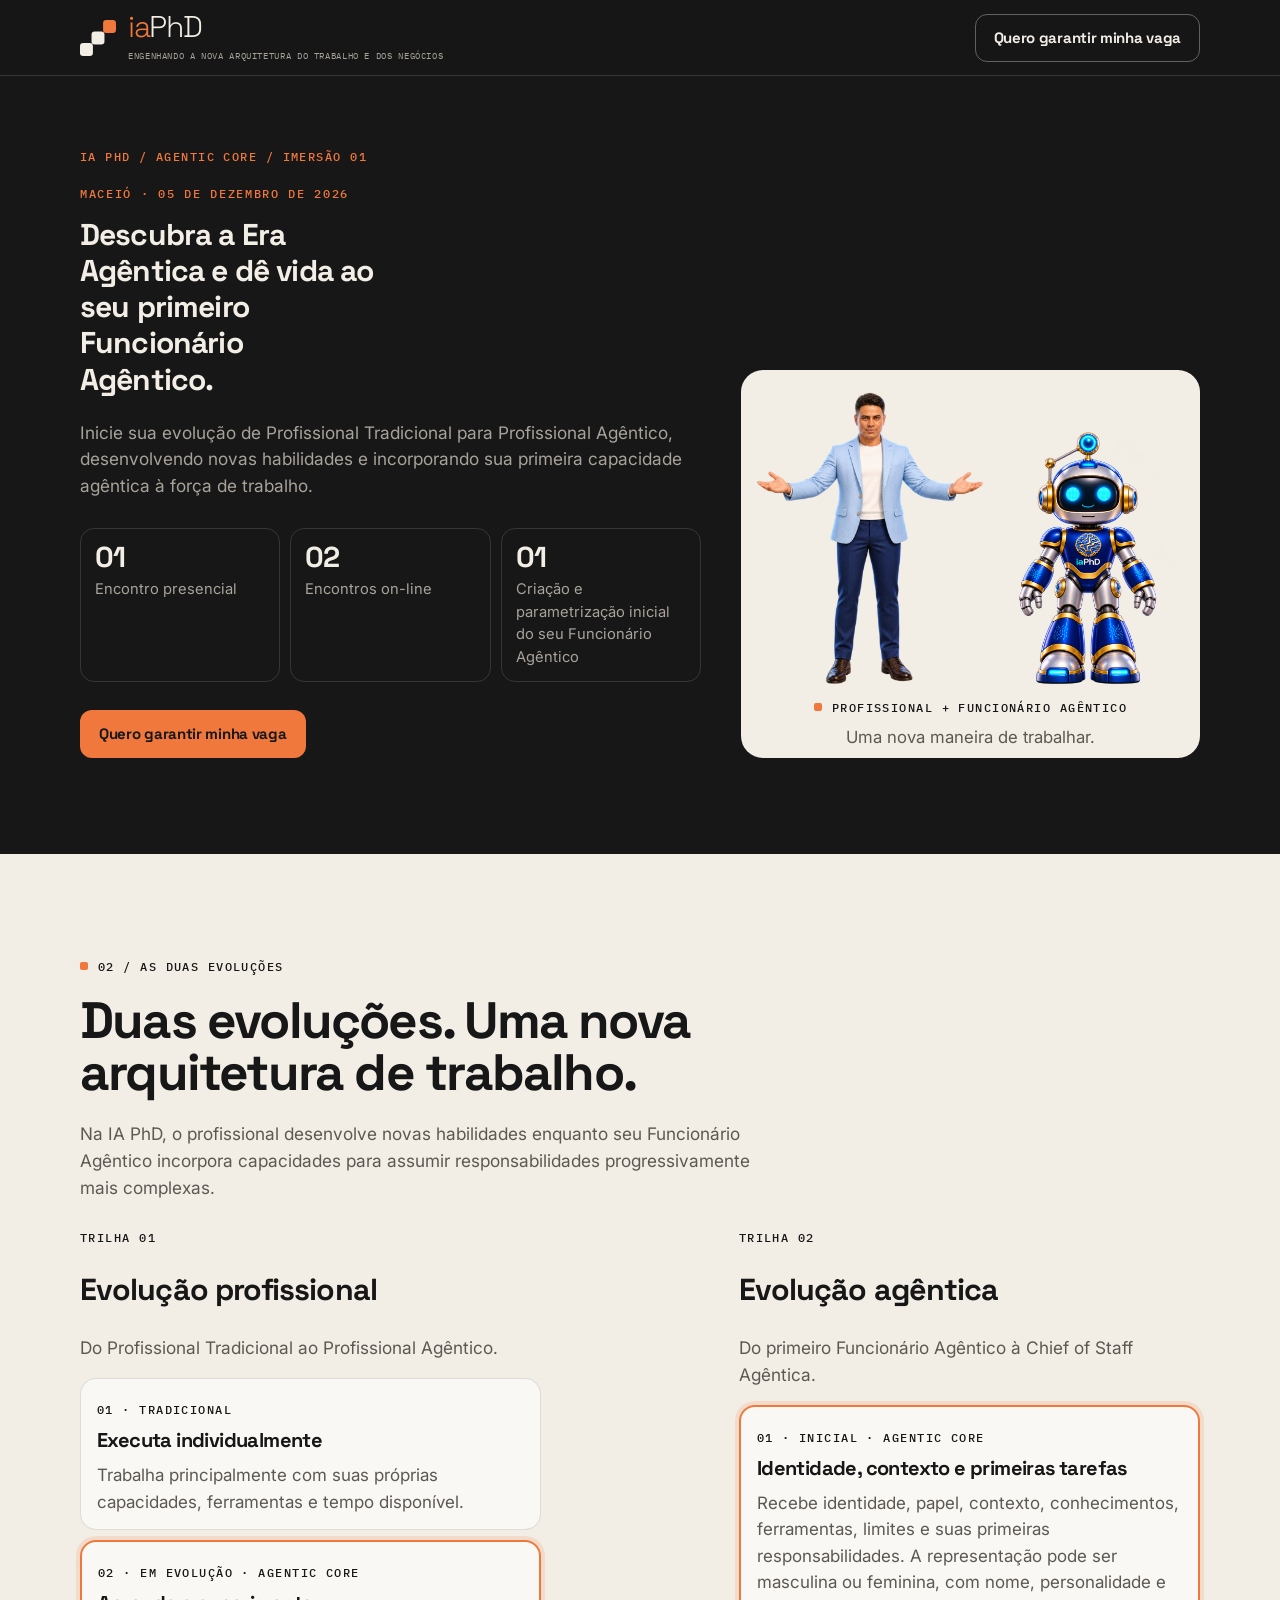
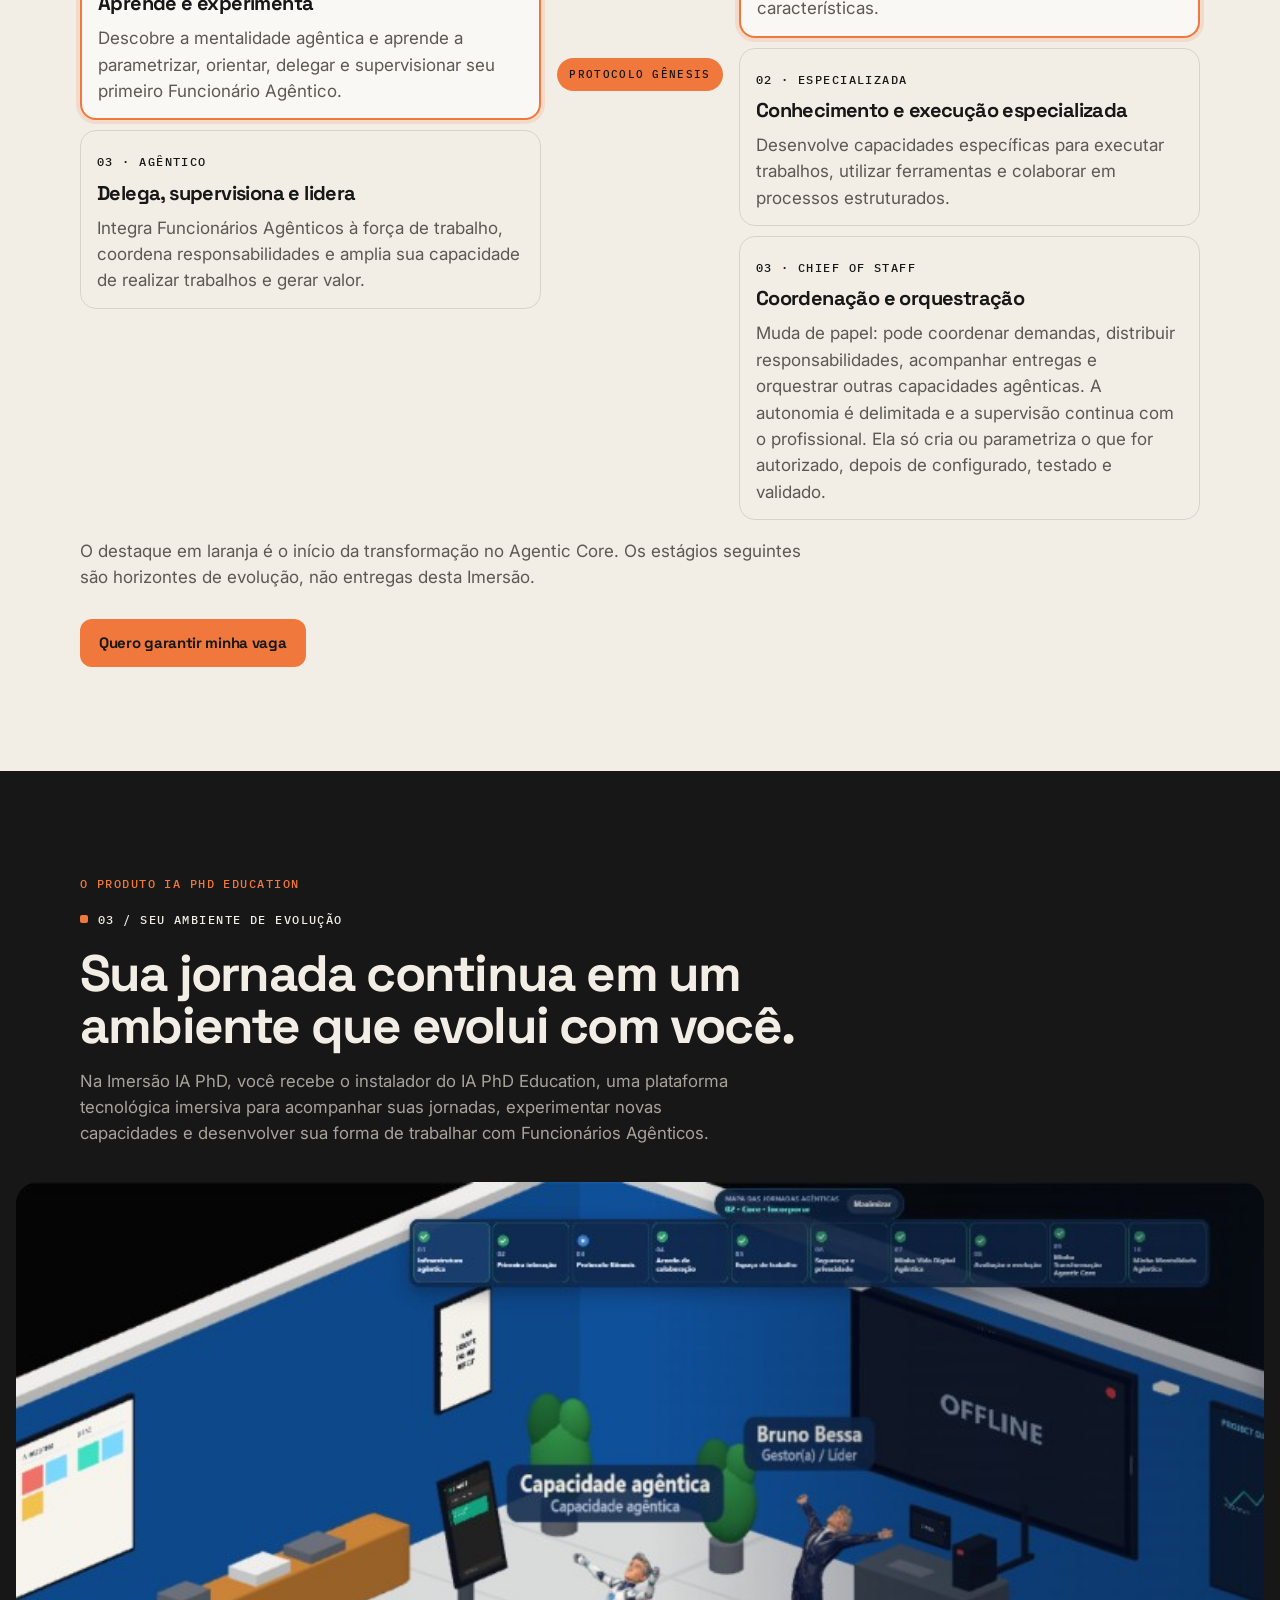
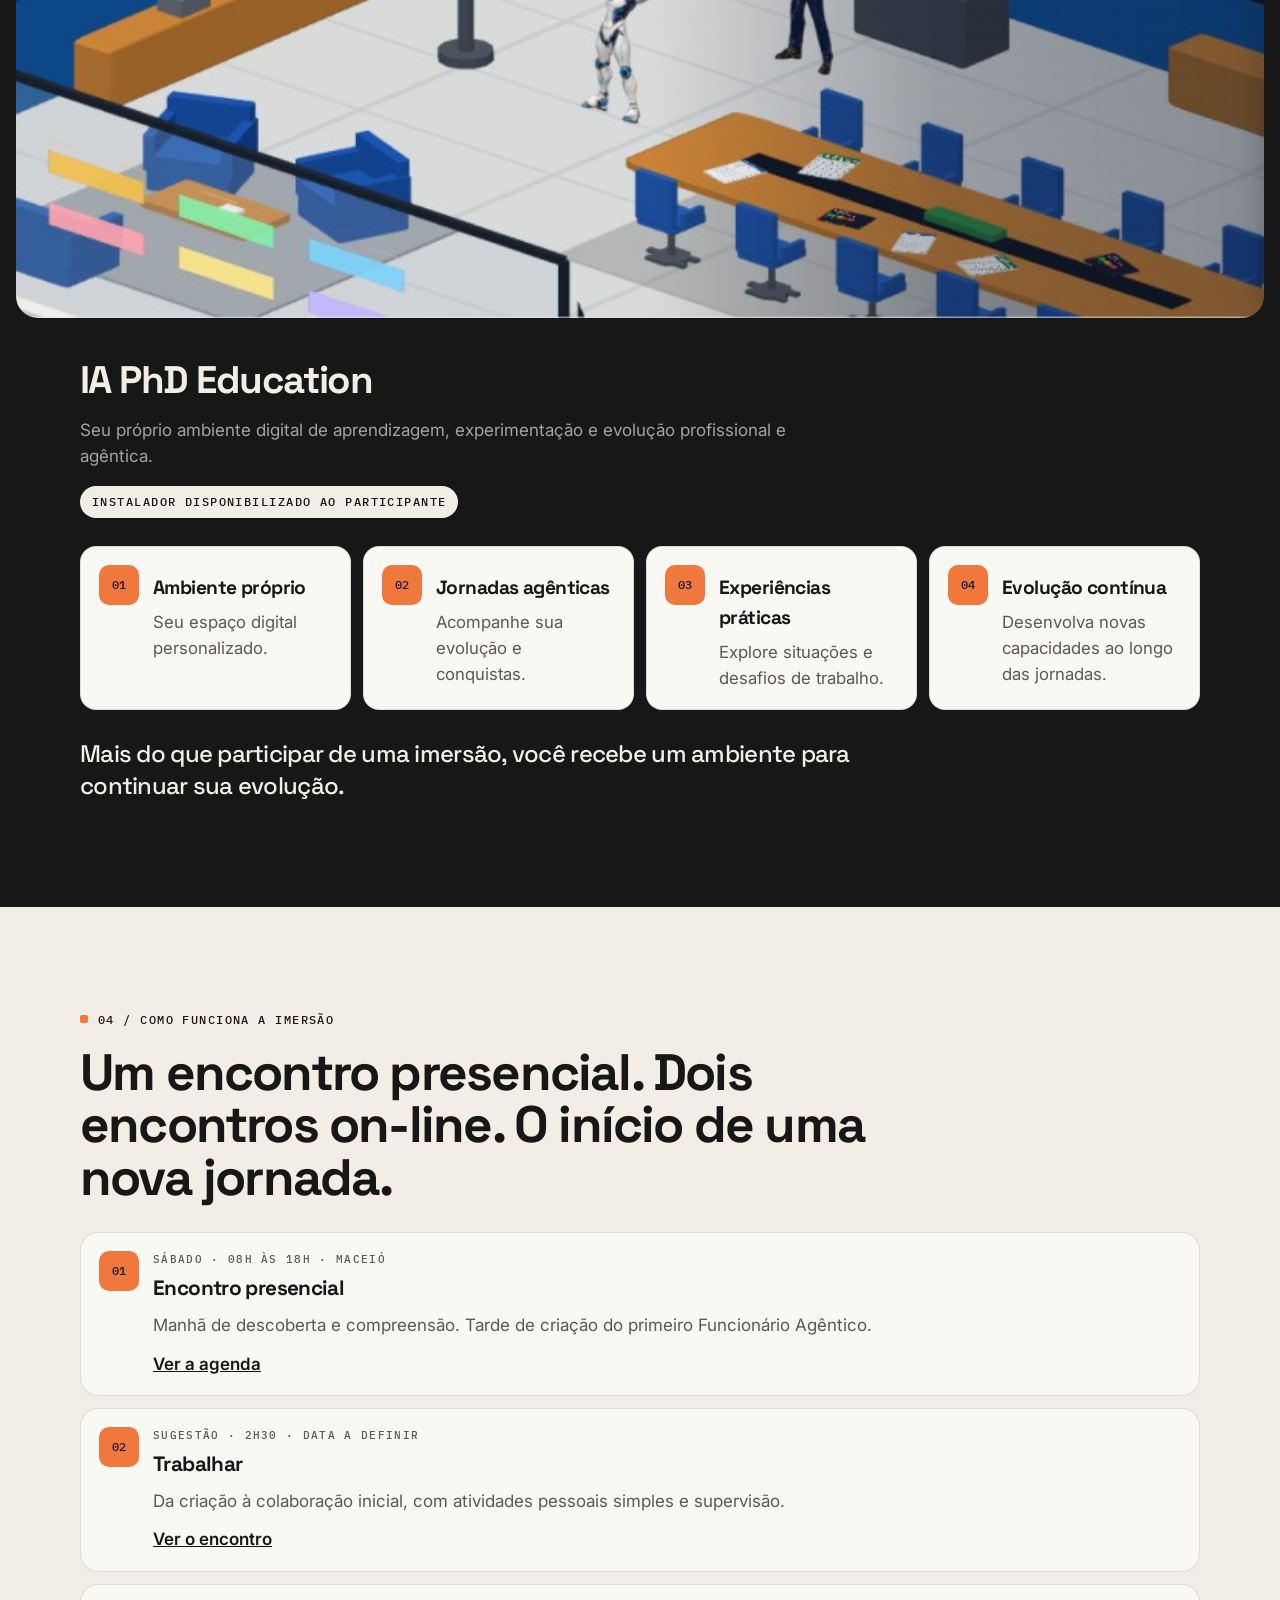
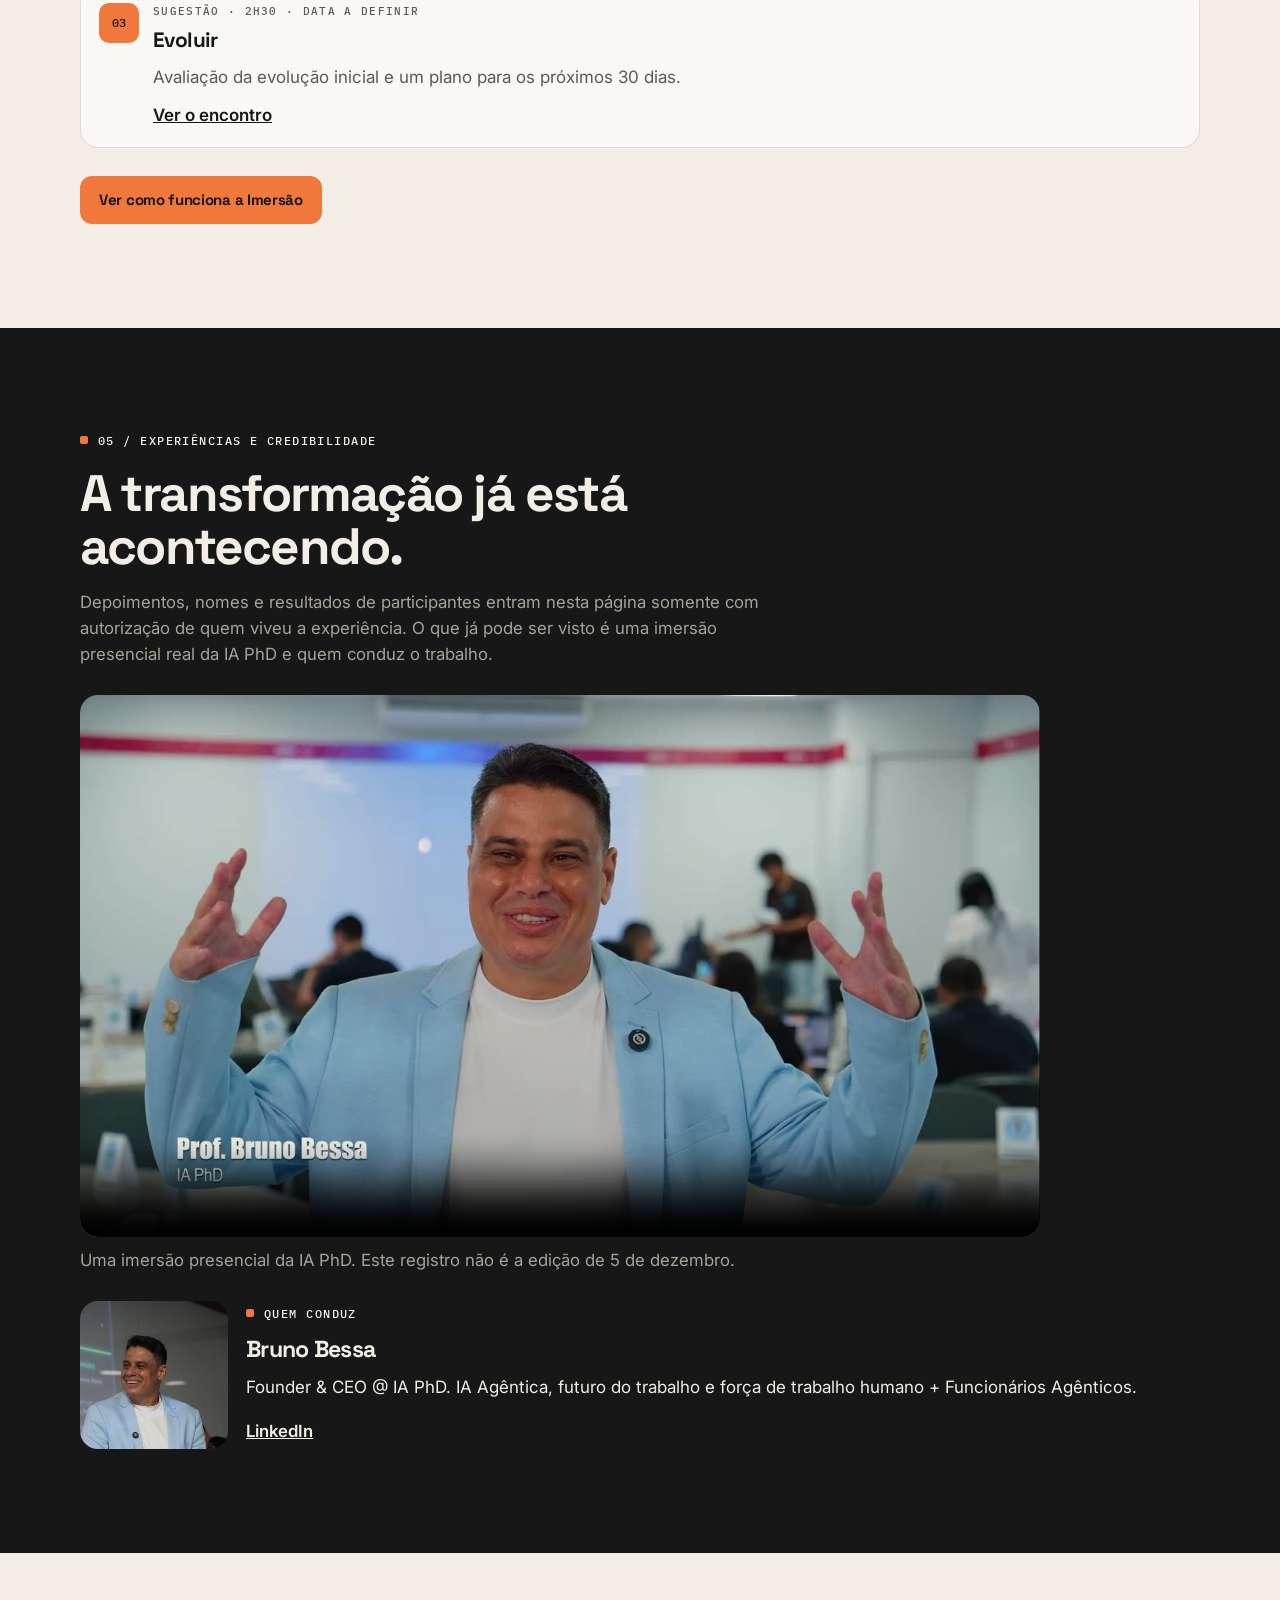
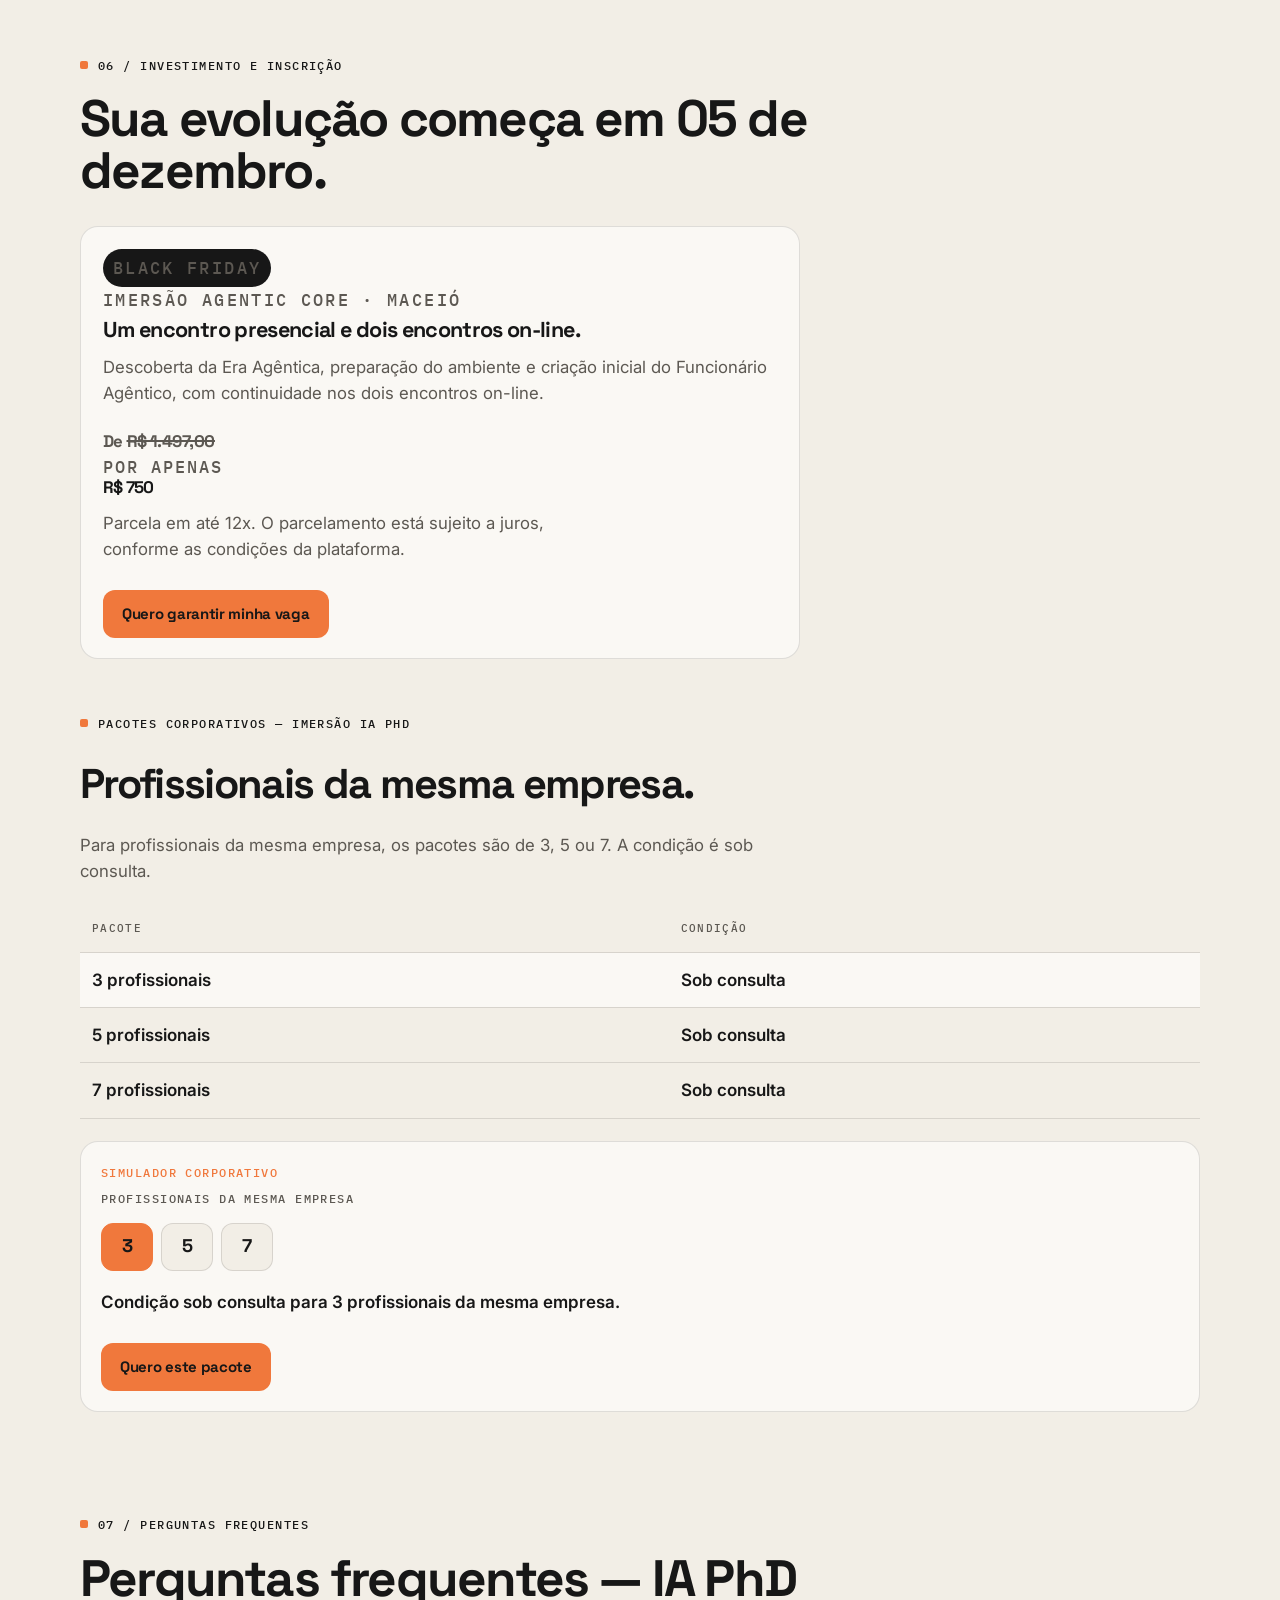
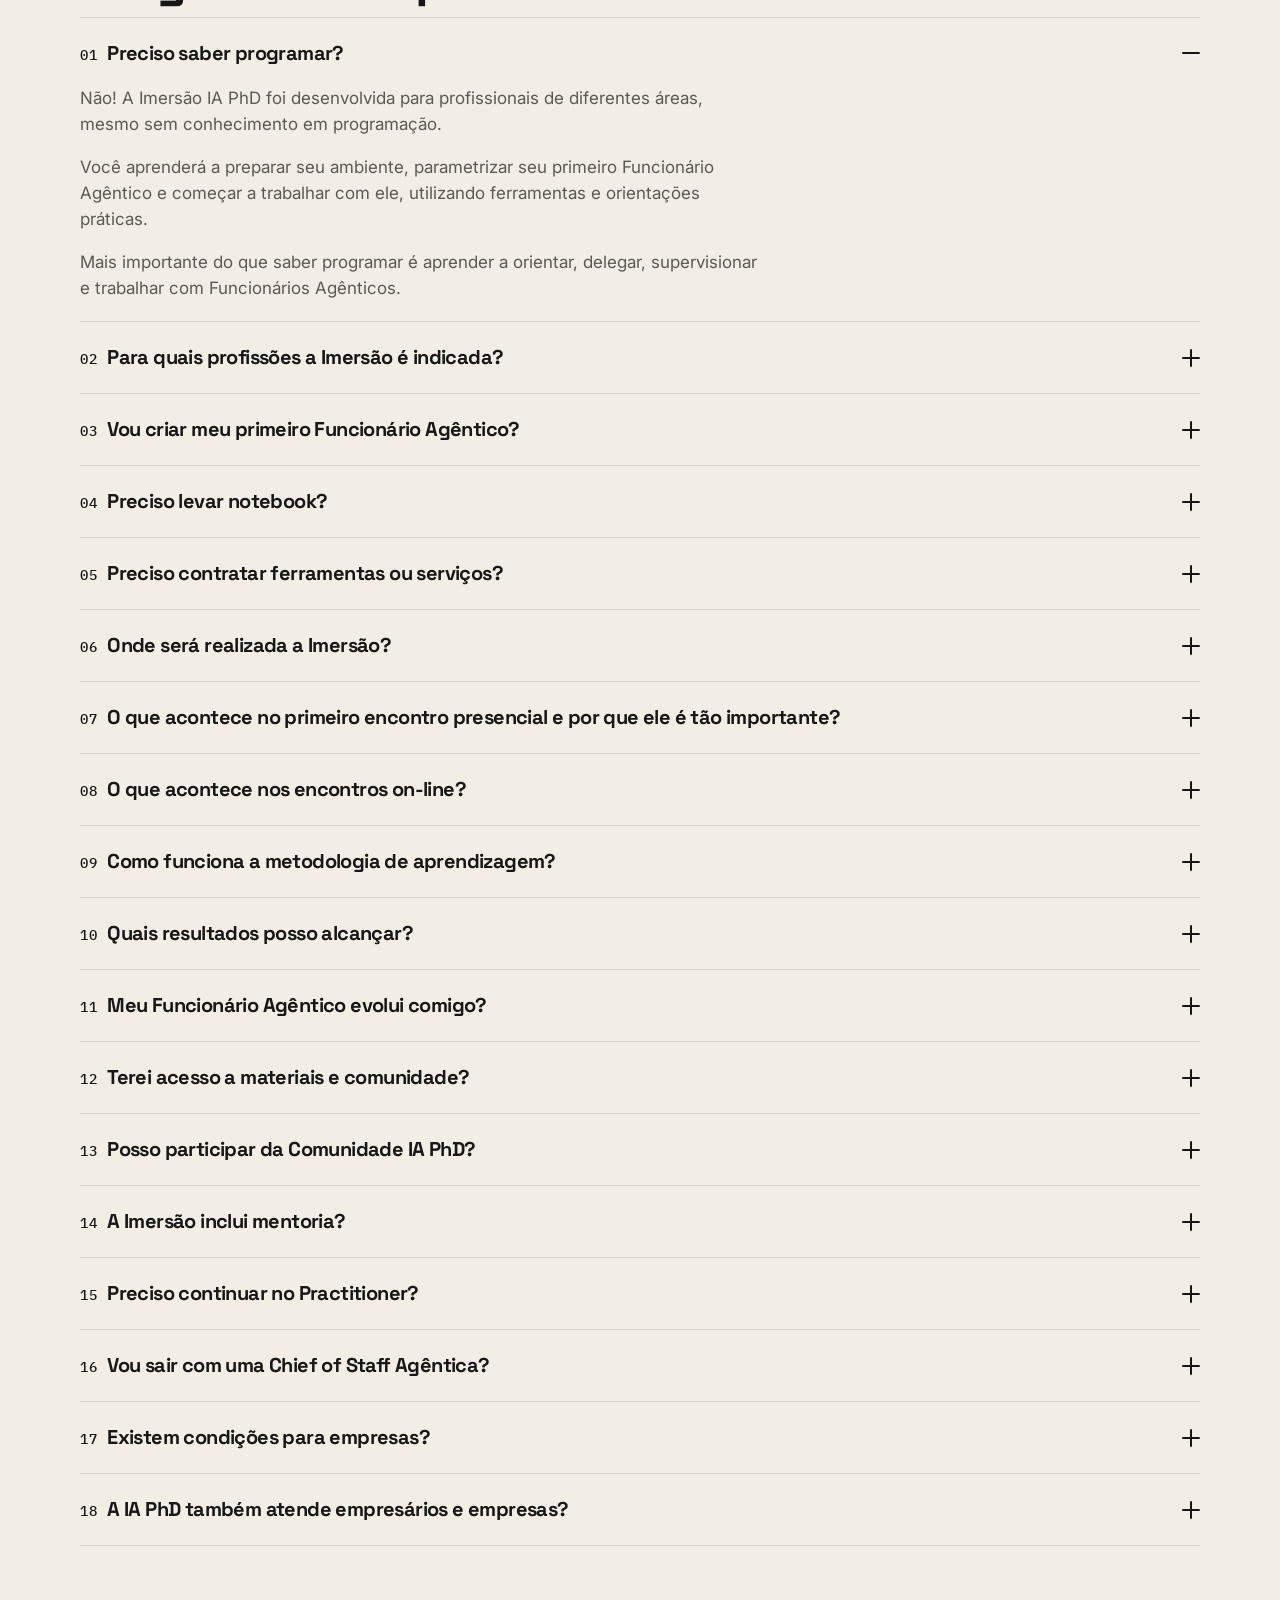
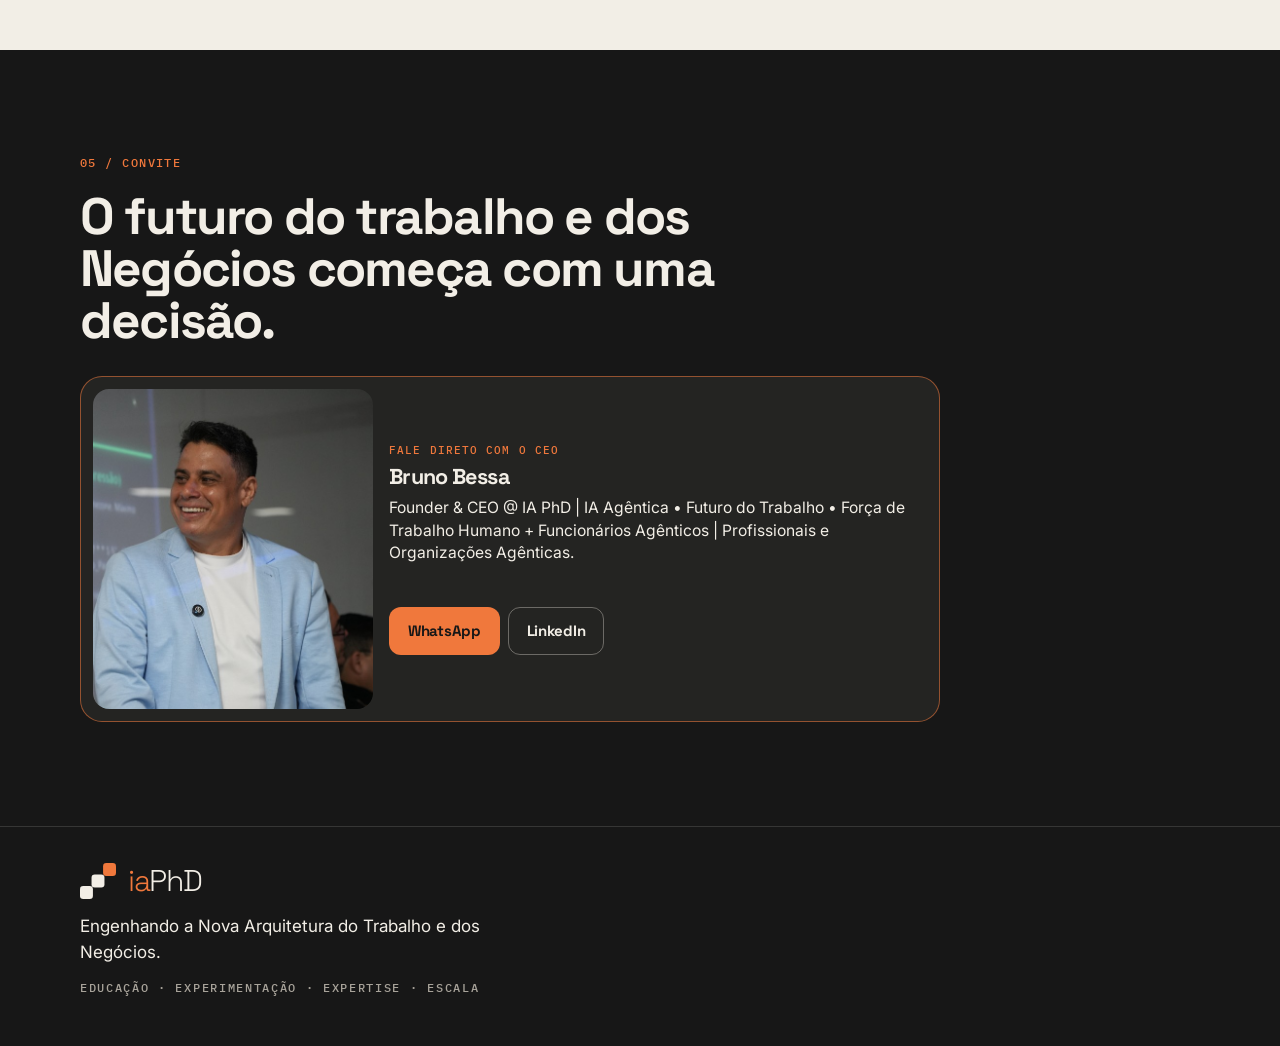
<file: imersao/index.html>
<!DOCTYPE html>
<html lang="pt-BR" data-oferta="imersao-0512" data-perfil="profissional">
<head>
  <meta charset="UTF-8">
  <meta name="viewport" content="width=device-width, initial-scale=1">
  <title>IA PhD — Imersão Agentic Core · Maceió · 5 de dezembro</title>
  <meta name="description" content="Imersão Agentic Core em Maceió, em 5 de dezembro de 2026. O início de duas evoluções: do profissional tradicional ao profissional agêntico, e do primeiro Funcionário Agêntico à Chief of Staff Agêntica. Investimento individual: R$ 750.">
  <meta name="theme-color" content="#171717">
  <link rel="canonical" href="https://aiphd.com.br/imersao/">
  <meta property="og:type" content="website">
  <meta property="og:locale" content="pt_BR">
  <meta property="og:url" content="https://aiphd.com.br/imersao/">
  <meta property="og:title" content="IA PhD — Imersão Agentic Core · Maceió · 5 de dezembro">
  <meta property="og:description" content="Descubra a Era Agêntica e dê vida ao seu primeiro Funcionário Agêntico. O Core inicia a evolução. Não a conclui.">
  <meta property="og:image" content="https://aiphd.com.br/midia/sala-imersiva.png">
  <meta name="twitter:card" content="summary_large_image">
  <link rel="icon" href="/favicon.svg" type="image/svg+xml">
  <link rel="preconnect" href="https://fonts.googleapis.com">
  <link rel="preconnect" href="https://fonts.gstatic.com" crossorigin>
  <link href="https://fonts.googleapis.com/css2?family=IBM+Plex+Mono:wght@400;500&family=Inter:wght@400;500;600&family=Space+Grotesk:wght@300;500;700&display=swap" rel="stylesheet">
  <link rel="stylesheet" href="/styles.css?v=consulta">
</head>
<body class="core-page">
  <a class="skip" href="#conteudo">Ir para o conteúdo</a>

  <header class="header">
    <div class="container header-inner">
      <a class="brand" href="/" aria-label="IA PhD, início">
        <svg class="mark" viewBox="0 0 140.4 140.4" aria-hidden="true">
          <rect x="0" y="90" width="50.4" height="50.4" rx="12.6" fill="#F2EEE6"/>
          <rect x="45" y="45" width="50.4" height="50.4" rx="12.6" fill="#F2EEE6"/>
          <rect x="90" y="0" width="50.4" height="50.4" rx="12.6" fill="#F0783C"/>
        </svg>
        <span class="brand-text">
          <span class="wordmark"><span class="ia">ia</span><span class="phd">PhD</span></span>
          <span class="brand-sig">Engenhando a Nova Arquitetura do Trabalho e dos Negócios</span>
        </span>
      </a>
      <a class="btn btn-ghost header-cta" href="#investimento" data-cta="inscricao">
        <span class="cta-full">Quero garantir minha vaga</span>
        <span class="cta-short">Minha vaga</span>
      </a>
    </div>
  </header>

  <main id="conteudo">
    <section class="hero">
      <div class="container core-hero">
        <div class="hero-inner">
          <p class="kicker kicker-on-dark">IA PhD / Agentic Core / Imersão 01</p>
          <p class="core-date">Maceió · 05 de dezembro de 2026</p>
          <h1 class="display core-title">Descubra a Era Agêntica e dê vida ao seu primeiro Funcionário Agêntico.</h1>
          <p class="lead">Inicie sua evolução de Profissional Tradicional para Profissional Agêntico, desenvolvendo novas habilidades e incorporando sua primeira capacidade agêntica à força de trabalho.</p>
          <ul class="core-facts">
            <li><strong>01</strong><span>Encontro presencial</span></li>
            <li><strong>02</strong><span>Encontros on-line</span></li>
            <li><strong>01</strong><span>Criação e parametrização inicial do seu Funcionário Agêntico</span></li>
          </ul>
          <a class="btn btn-solid" href="#investimento" data-cta="inscricao">Quero garantir minha vaga</a>
        </div>
        <figure class="core-cast simbiose">
          <div class="simbiose-pair">
            <img src="/midia/simbiose-profissional.png" alt="Profissional humano, de braços abertos." width="768" height="1024">
            <img src="/midia/simbiose-funcionaria.png" alt="Funcionário Agêntico da IA PhD." width="768" height="1024">
          </div>
          <figcaption><span>Profissional + Funcionário Agêntico</span>Uma nova maneira de trabalhar.</figcaption>
        </figure>
      </div>
    </section>

    <section class="band band-paper" id="evolucoes">
      <div class="container">
        <p class="index">02 / As duas evoluções</p>
        <h2>Duas evoluções. Uma nova arquitetura de trabalho.</h2>
        <p class="lead">Na IA PhD, o profissional desenvolve novas habilidades enquanto seu Funcionário Agêntico incorpora capacidades para assumir responsabilidades progressivamente mais complexas.</p>
        <div class="evo-board">
          <article class="evo-track">
            <p class="kicker">Trilha 01</p>
            <h3>Evolução profissional</h3>
            <p class="lead">Do Profissional Tradicional ao Profissional Agêntico.</p>
            <ol class="evo-steps">
              <li>
                <span class="stage-kicker">01 · Tradicional</span>
                <strong>Executa individualmente</strong>
                <p>Trabalha principalmente com suas próprias capacidades, ferramentas e tempo disponível.</p>
              </li>
              <li class="is-core">
                <span class="stage-now">02 · Em evolução · Agentic Core</span>
                <strong>Aprende e experimenta</strong>
                <p>Descobre a mentalidade agêntica e aprende a parametrizar, orientar, delegar e supervisionar seu primeiro Funcionário Agêntico.</p>
              </li>
              <li class="is-horizon">
                <span class="stage-kicker">03 · Agêntico</span>
                <strong>Delega, supervisiona e lidera</strong>
                <p>Integra Funcionários Agênticos à força de trabalho, coordena responsabilidades e amplia sua capacidade de realizar trabalhos e gerar valor.</p>
              </li>
            </ol>
          </article>
          <p class="evo-bridge"><span>Protocolo Gênesis</span></p>
          <article class="evo-track">
            <p class="kicker">Trilha 02</p>
            <h3>Evolução agêntica</h3>
            <p class="lead">Do primeiro Funcionário Agêntico à Chief of Staff Agêntica.</p>
            <ol class="evo-steps">
              <li class="is-core">
                <span class="stage-now">01 · Inicial · Agentic Core</span>
                <strong>Identidade, contexto e primeiras tarefas</strong>
                <p>Recebe identidade, papel, contexto, conhecimentos, ferramentas, limites e suas primeiras responsabilidades. A representação pode ser masculina ou feminina, com nome, personalidade e características.</p>
              </li>
              <li class="is-horizon">
                <span class="stage-kicker">02 · Especializada</span>
                <strong>Conhecimento e execução especializada</strong>
                <p>Desenvolve capacidades específicas para executar trabalhos, utilizar ferramentas e colaborar em processos estruturados.</p>
              </li>
              <li class="is-horizon">
                <span class="stage-kicker">03 · Chief of Staff</span>
                <strong>Coordenação e orquestração</strong>
                <p>Muda de papel: pode coordenar demandas, distribuir responsabilidades, acompanhar entregas e orquestrar outras capacidades agênticas. A autonomia é delimitada e a supervisão continua com o profissional. Ela só cria ou parametriza o que for autorizado, depois de configurado, testado e validado.</p>
              </li>
            </ol>
          </article>
        </div>
        <p class="evo-note">O destaque em laranja é o início da transformação no Agentic Core. Os estágios seguintes são horizontes de evolução, não entregas desta Imersão.</p>
        <a class="btn btn-solid" href="#investimento" data-cta="inscricao">Quero garantir minha vaga</a>
      </div>
    </section>

    <section class="band band-dark" id="experiencia">
      <div class="container">
        <p class="kicker kicker-on-dark">O produto IA PhD Education</p>
        <p class="index">03 / Seu ambiente de evolução</p>
        <h2>Sua jornada continua em um ambiente que evolui com você.</h2>
        <p class="body body-intro">Na Imersão IA PhD, você recebe o instalador do IA PhD Education, uma plataforma tecnológica imersiva para acompanhar suas jornadas, experimentar novas capacidades e desenvolver sua forma de trabalhar com Funcionários Agênticos.</p>
      </div>
      <figure class="ambiente ambiente-wide">
        <img src="/midia/sala-imersiva.png" alt="Escritório imersivo do IA PhD Education, com o profissional e o Funcionário Agêntico." width="808" height="476">
      </figure>
      <div class="container">
        <div class="edu-head">
          <h3>IA PhD Education</h3>
          <p>Seu próprio ambiente digital de aprendizagem, experimentação e evolução profissional e agêntica.</p>
          <p class="edu-flag">Instalador disponibilizado ao participante</p>
        </div>
        <ol class="pillars">
          <li>
            <span class="level-num">01</span>
            <div>
              <h3>Ambiente próprio</h3>
              <p>Seu espaço digital personalizado.</p>
            </div>
          </li>
          <li>
            <span class="level-num">02</span>
            <div>
              <h3>Jornadas agênticas</h3>
              <p>Acompanhe sua evolução e conquistas.</p>
            </div>
          </li>
          <li>
            <span class="level-num">03</span>
            <div>
              <h3>Experiências práticas</h3>
              <p>Explore situações e desafios de trabalho.</p>
            </div>
          </li>
          <li>
            <span class="level-num">04</span>
            <div>
              <h3>Evolução contínua</h3>
              <p>Desenvolva novas capacidades ao longo das jornadas.</p>
            </div>
          </li>
        </ol>
        <p class="edu-close">Mais do que participar de uma imersão, você recebe um ambiente para continuar sua evolução.</p>
      </div>
    </section>

    <section class="band band-paper">
      <div class="container">
        <p class="index">04 / Como funciona a Imersão</p>
        <h2><a class="section-link" href="programa/">Um encontro presencial. Dois encontros on-line. O início de uma nova jornada.</a></h2>
        <ol class="timeline">
          <li>
            <span class="level-num">01</span>
            <div>
              <p class="journey-code">Sábado · 08h às 18h · Maceió</p>
              <h3><a class="section-link" href="programa/#agenda">Encontro presencial</a></h3>
              <p>Manhã de descoberta e compreensão. Tarde de criação do primeiro Funcionário Agêntico.</p>
              <a class="map-more" href="programa/#agenda">Ver a agenda</a>
            </div>
          </li>
          <li>
            <span class="level-num">02</span>
            <div>
              <p class="journey-code">Sugestão · 2h30 · data a definir</p>
              <h3><a class="section-link" href="programa/#encontro-02">Trabalhar</a></h3>
              <p>Da criação à colaboração inicial, com atividades pessoais simples e supervisão.</p>
              <a class="map-more" href="programa/#encontro-02">Ver o encontro</a>
            </div>
          </li>
          <li>
            <span class="level-num">03</span>
            <div>
              <p class="journey-code">Sugestão · 2h30 · data a definir</p>
              <h3><a class="section-link" href="programa/#encontro-03">Evoluir</a></h3>
              <p>Avaliação da evolução inicial e um plano para os próximos 30 dias.</p>
              <a class="map-more" href="programa/#encontro-03">Ver o encontro</a>
            </div>
          </li>
        </ol>
        <a class="btn btn-solid" href="programa/">Ver como funciona a Imersão</a>
      </div>
    </section>

    <section class="band band-dark" id="credibilidade">
      <div class="container">
        <p class="index">05 / Experiências e credibilidade</p>
        <h2>A transformação já está acontecendo.</h2>
        <p class="body body-intro">Depoimentos, nomes e resultados de participantes entram nesta página somente com autorização de quem viveu a experiência. O que já pode ser visto é uma imersão presencial real da IA PhD e quem conduz o trabalho.</p>
        <figure class="room-film">
          <video controls playsinline preload="metadata" poster="/midia/imersao-presencial.jpg" width="1276" height="720">
            <source src="/midia/imersao-presencial.mp4" type="video/mp4">
          </video>
          <figcaption>Uma imersão presencial da IA PhD. Este registro não é a edição de 5 de dezembro.</figcaption>
        </figure>
        <aside class="host">
          <img src="/midia/bruno-bessa.jpg" alt="Bruno Bessa, Founder e CEO da IA PhD." width="575" height="1024">
          <div>
            <p class="journey-kicker">Quem conduz</p>
            <h3>Bruno Bessa</h3>
            <p>Founder &amp; CEO @ IA PhD. IA Agêntica, futuro do trabalho e força de trabalho humano + Funcionários Agênticos.</p>
            <p class="body"><a class="text-link" href="https://www.linkedin.com/in/bruno-bessa-ph-d-94a33120/" target="_blank" rel="noopener noreferrer">LinkedIn</a></p>
          </div>
        </aside>
      </div>
    </section>

    <section class="band band-paper" id="investimento">
      <div class="container">
        <p class="index">06 / Investimento e inscrição</p>
        <h2>Sua evolução começa em 05 de dezembro.</h2>
        <div class="reality">
          <article class="meet-day">
            <p class="bf-flag">Black Friday</p>
            <p class="core-offer">Imersão Agentic Core · Maceió</p>
            <h3>Um encontro presencial e dois encontros on-line.</h3>
            <p>Descoberta da Era Agêntica, preparação do ambiente e criação inicial do Funcionário Agêntico, com continuidade nos dois encontros on-line.</p>
            <p class="price-was">De <s>R$ 1.497,00</s></p>
            <p class="price-label">por apenas</p>
            <p class="price-value">R$ 750</p>
            <p class="price-note">Parcela em até 12x. O parcelamento está sujeito a juros, conforme as condições da plataforma.</p>
            <a class="btn btn-solid offer-cta" href="https://pay.hotmart.com/O108361148D?off=v8tvkvww&amp;bid=1794168520591" target="_blank" rel="noopener noreferrer" data-cta="inscricao">Quero garantir minha vaga</a>
          </article>
        </div>

        <div class="corp">
          <p class="index">Pacotes corporativos — Imersão IA PhD</p>
          <h3>Profissionais da mesma empresa.</h3>
          <p class="body body-intro">Para profissionais da mesma empresa, os pacotes são de 3, 5 ou 7. A condição é sob consulta.</p>
          <div class="pack-table-wrap">
            <table class="pack-table">
              <caption class="sr-only">Pacotes corporativos da Imersão IA PhD</caption>
              <thead>
                <tr>
                  <th scope="col">Pacote</th>
                  <th scope="col">Condição</th>
                </tr>
              </thead>
              <tbody>
                <tr data-n="3">
                  <th scope="row">3 profissionais</th>
                  <td>Sob consulta</td>
                </tr>
                <tr data-n="5">
                  <th scope="row">5 profissionais</th>
                  <td>Sob consulta</td>
                </tr>
                <tr data-n="7">
                  <th scope="row">7 profissionais</th>
                  <td>Sob consulta</td>
                </tr>
              </tbody>
            </table>
          </div>

          <div class="sim" id="simulador">
            <p class="sim-kicker">Simulador corporativo</p>
            <p class="sim-label" id="sim-prof">Profissionais da mesma empresa</p>
            <div class="sim-choices" role="radiogroup" aria-labelledby="sim-prof">
              <button type="button" data-pacote="3" aria-pressed="true">3</button>
              <button type="button" data-pacote="5" aria-pressed="false">5</button>
              <button type="button" data-pacote="7" aria-pressed="false">7</button>
            </div>
            <p class="sim-line" id="sim-line">Condição sob consulta para 3 profissionais da mesma empresa.</p>
            <a class="btn btn-solid offer-cta" id="sim-cta" href="#conversa">Quero este pacote</a>
          </div>
        </div>
      </div>
    </section>

    <section class="band band-paper" id="faq" style="padding-top: 0;">
      <div class="container">
        <p class="index">07 / Perguntas frequentes</p>
        <h2>Perguntas frequentes — IA PhD</h2>
        <div class="faqs">
          <details open>
            <summary><span><span class="faq-num">01</span>Preciso saber programar?</span><span class="plus" aria-hidden="true"></span></summary>
            <p>Não! A Imersão IA PhD foi desenvolvida para profissionais de diferentes áreas, mesmo sem conhecimento em programação.</p>
            <p>Você aprenderá a preparar seu ambiente, parametrizar seu primeiro Funcionário Agêntico e começar a trabalhar com ele, utilizando ferramentas e orientações práticas.</p>
            <p>Mais importante do que saber programar é aprender a orientar, delegar, supervisionar e trabalhar com Funcionários Agênticos.</p>
          </details>
          <details>
            <summary><span><span class="faq-num">02</span>Para quais profissões a Imersão é indicada?</span><span class="plus" aria-hidden="true"></span></summary>
            <p>A Imersão IA PhD é indicada para profissionais de todas as áreas, incluindo empresários, gestores, líderes, empreendedores, autônomos e profissionais dos setores público e privado.</p>
            <p>Independentemente da profissão, você aprenderá a desenvolver novas habilidades e incorporar Funcionários Agênticos à sua força de trabalho, ampliando suas capacidades e transformando sua maneira de trabalhar.</p>
            <p>O futuro do trabalho não é exclusivo de uma profissão. É uma nova realidade para todos os profissionais.</p>
          </details>
          <details>
            <summary><span><span class="faq-num">03</span>Vou criar meu primeiro Funcionário Agêntico?</span><span class="plus" aria-hidden="true"></span></summary>
            <p>Sim! Durante a Imersão IA PhD, você dará os primeiros passos na criação do seu Funcionário Agêntico, definindo sua identidade, papel, responsabilidades, conhecimentos, habilidades e limites de atuação. Nessa identidade, você pode escolher uma representação masculina ou feminina, com nome, personalidade e características.</p>
            <p>Você também aprenderá a orientá-lo, delegar tarefas, supervisionar suas atividades e realizar as primeiras experiências práticas.</p>
            <p>E esse é apenas o começo! Você iniciará uma jornada de evolução conjunta, desenvolvendo suas habilidades profissionais enquanto amplia progressivamente as capacidades do seu Funcionário Agêntico.</p>
          </details>
          <details>
            <summary><span><span class="faq-num">04</span>Preciso levar notebook?</span><span class="plus" aria-hidden="true"></span></summary>
            <p>Sim! Como a Imersão IA PhD é uma experiência prática, é necessário levar seu próprio notebook.</p>
            <p>Durante a Imersão, você utilizará o IA PhD Education, nossa plataforma tecnológica imersiva, para realizar experimentações e dar os primeiros passos na criação e parametrização do seu Funcionário Agêntico.</p>
            <p>Você não vai apenas assistir. Vai aprender, experimentar e colocar a mão na massa!</p>
          </details>
          <details>
            <summary><span><span class="faq-num">05</span>Preciso contratar ferramentas ou serviços?</span><span class="plus" aria-hidden="true"></span></summary>
            <p>Na Era dos Funcionários Agênticos, é importante ter acesso a modelos de linguagem (LLMs) com maior capacidade de raciocínio, que geralmente estão disponíveis em planos pagos.</p>
            <p>Mas existem alternativas para começar a experimentar sem assumir imediatamente todos esses custos.</p>
            <p>Por exemplo, novos usuários podem verificar a disponibilidade de ofertas promocionais do ChatGPT Plus, quando oferecidas pela OpenAI. Essas condições não são garantidas para todas as contas.</p>
            <p>Durante a Imersão, você receberá orientações sobre as ferramentas, os acessos necessários e as alternativas para iniciar suas experiências.</p>
            <p>Nosso objetivo é ajudar você a começar com o menor investimento possível, sem comprometer a experiência de aprendizagem.</p>
          </details>
          <details>
            <summary><span><span class="faq-num">06</span>Onde será realizada a Imersão?</span><span class="plus" aria-hidden="true"></span></summary>
            <p>O primeiro encontro da Imersão IA PhD será realizado presencialmente em Maceió (AL), no dia 5 de dezembro de 2026.</p>
            <p>O endereço completo será confirmado no momento da inscrição.</p>
            <p>Após a experiência presencial, você participará de dois encontros on-line, dando continuidade à sua jornada de aprendizagem, experimentação e evolução com o acompanhamento dos IA PhDs.</p>
            <p>Uma experiência que começa presencialmente e continua on-line para apoiar sua evolução na Era dos Funcionários Agênticos.</p>
          </details>
          <details>
            <summary><span><span class="faq-num">07</span>O que acontece no primeiro encontro presencial e por que ele é tão importante?</span><span class="plus" aria-hidden="true"></span></summary>
            <p>O primeiro encontro presencial é um dos momentos mais importantes da Imersão IA PhD.</p>
            <p>Nosso compromisso é ajudar você a compreender a mentalidade da Era dos Funcionários Agênticos e experimentar, na prática, uma nova forma de trabalhar.</p>
            <p>Por isso, os IA PhDs estarão ao seu lado, oferecendo acompanhamento próximo e orientação individualizada, respeitando o ritmo e as necessidades de cada participante.</p>
            <p>Queremos pegar na sua mão, ajudar a superar as primeiras dificuldades e acompanhar seus primeiros passos na criação e parametrização do seu Funcionário Agêntico.</p>
            <p>Você não estará sozinho nessa descoberta. Nosso compromisso é ajudar cada participante a compreender, experimentar e sair do encontro confiante para continuar sua jornada.</p>
            <p>Conheça todas as atividades do encontro na <a class="text-link" href="programa/#agenda">programação completa da Imersão</a>.</p>
          </details>
          <details>
            <summary><span><span class="faq-num">08</span>O que acontece nos encontros on-line?</span><span class="plus" aria-hidden="true"></span></summary>
            <p>Os dois encontros on-line são a continuidade da experiência presencial, permitindo que você avance na sua jornada com o acompanhamento dos IA PhDs.</p>
            <p>Nesses encontros, vamos compartilhar experiências, esclarecer dúvidas, superar dificuldades e orientar a evolução das suas habilidades profissionais e das capacidades do seu Funcionário Agêntico.</p>
            <p>Você terá a oportunidade de apresentar suas descobertas, aprender com os desafios de outros participantes e receber orientações para aplicar os conhecimentos à realidade do seu trabalho.</p>
            <p>Nosso compromisso é que você não apenas comece sua jornada, mas tenha apoio para continuar evoluindo.</p>
            <p>Porque a Era dos Funcionários Agênticos não se aprende em um único encontro. É uma jornada contínua de aprendizagem, experimentação e evolução.</p>
          </details>
          <details>
            <summary><span><span class="faq-num">09</span>Como funciona a metodologia de aprendizagem?</span><span class="plus" aria-hidden="true"></span></summary>
            <p>Na IA PhD, você aprende enquanto experimenta, conectando conhecimento, prática e desafios reais do seu trabalho.</p>
            <p>Nossa metodologia combina experiências imersivas, didática contextualizada, experimentação aplicada e aprendizagem compartilhada.</p>
            <p>Em vez de apenas assistir a aulas, você participa de experiências práticas, descobre os fundamentos no momento em que precisa aplicá-los e aprende com profissionais de diferentes áreas.</p>
            <p>Tudo isso com acompanhamento próximo dos IA PhDs e apoio do IA PhD Education, nossa plataforma tecnológica de aprendizagem e evolução.</p>
            <p>O diferencial é o Protocolo Gênesis: enquanto você desenvolve novas habilidades profissionais, aprende a ampliar progressivamente as capacidades do seu Funcionário Agêntico.</p>
            <p>Aqui, você não aprende apenas sobre a Era dos Funcionários Agênticos. Você começa a vivê-la, na prática.</p>
          </details>
          <details>
            <summary><span><span class="faq-num">10</span>Quais resultados posso alcançar?</span><span class="plus" aria-hidden="true"></span></summary>
            <p>Ao concluir a Imersão IA PhD, você poderá dar seus primeiros passos concretos na Era dos Funcionários Agênticos, desenvolvendo uma nova mentalidade sobre o futuro do trabalho.</p>
            <p>Você terá a oportunidade de:</p>
            <ul>
              <li><strong>Desenvolver a mentalidade agêntica:</strong> compreender como profissionais e Funcionários Agênticos podem trabalhar juntos.</li>
              <li><strong>Preparar seu ambiente tecnológico:</strong> conhecer a infraestrutura necessária para começar sua jornada.</li>
              <li><strong>Criar seu primeiro Funcionário Agêntico:</strong> definir sua identidade, com representação masculina ou feminina, nome, personalidade e características, além de responsabilidades, conhecimentos, habilidades e limites.</li>
              <li><strong>Realizar experiências práticas:</strong> começar a orientar, delegar e supervisionar atividades.</li>
              <li><strong>Identificar oportunidades no seu trabalho:</strong> descobrir onde novas capacidades podem ampliar sua produtividade e atuação profissional.</li>
              <li><strong>Iniciar sua evolução conjunta:</strong> desenvolver suas habilidades enquanto amplia progressivamente as capacidades do seu Funcionário Agêntico.</li>
            </ul>
            <p>O principal resultado não é apenas sair com um Funcionário Agêntico. É começar a se tornar um profissional preparado para trabalhar com uma nova força de trabalho.</p>
            <p>Os resultados práticos evoluem conforme sua dedicação, suas experimentações e a aplicação dos conhecimentos à realidade do seu trabalho.</p>
          </details>
          <details>
            <summary><span><span class="faq-num">11</span>Meu Funcionário Agêntico evolui comigo?</span><span class="plus" aria-hidden="true"></span></summary>
            <p>Sim! Esse é um dos grandes diferenciais da metodologia IA PhD.</p>
            <p>Acreditamos que a evolução deve acontecer simultaneamente: enquanto você desenvolve novas habilidades para orientar, delegar, supervisionar e liderar, seu Funcionário Agêntico pode ampliar seus conhecimentos, ferramentas, habilidades e responsabilidades.</p>
            <p>Por meio do Protocolo Gênesis, você aprenderá a conduzir essa evolução conjunta, ampliando progressivamente as capacidades do seu Funcionário Agêntico, sempre com autonomia delimitada e supervisão profissional.</p>
            <p>Você evolui como profissional. Seu Funcionário Agêntico evolui em capacidades. Juntos, vocês constroem uma nova forma de trabalhar.</p>
            <p>E essa jornada começa na Imersão IA PhD!</p>
          </details>
          <details>
            <summary><span><span class="faq-num">12</span>Terei acesso a materiais e comunidade?</span><span class="plus" aria-hidden="true"></span></summary>
            <p>Sim! Você terá acesso a materiais de apoio, conteúdos complementares e ao IA PhD Education, nossa plataforma tecnológica imersiva, desenvolvida para acompanhar sua jornada de aprendizagem, experimentação e evolução profissional e agêntica.</p>
            <p>Você também fará parte da Comunidade IA PhD, um espaço para trocar experiências, compartilhar descobertas, esclarecer dúvidas e se conectar com profissionais de diferentes áreas que estão construindo novas formas de trabalhar com Funcionários Agênticos.</p>
            <p>A Imersão é o começo da sua jornada, não o fim. Você continuará conectado a um ecossistema de conhecimento, colaboração e evolução na Era dos Funcionários Agênticos.</p>
          </details>
          <details>
            <summary><span><span class="faq-num">13</span>Posso participar da Comunidade IA PhD?</span><span class="plus" aria-hidden="true"></span></summary>
            <p>Sim! Ao participar da Imersão, você também passa a fazer parte da Comunidade IA PhD.</p>
            <p>Um espaço de conexão, colaboração e evolução contínua, onde profissionais de diferentes áreas compartilham experiências, descobertas, desafios e aplicações práticas dos Funcionários Agênticos.</p>
            <p>Na comunidade, você poderá trocar conhecimentos, acompanhar novidades, aprender com experiências reais e ampliar sua rede de relacionamentos profissionais.</p>
            <p>Porque a evolução na Era dos Funcionários Agênticos não acontece de forma isolada. Evoluímos juntos, compartilhando conhecimentos, experiências e novas possibilidades.</p>
            <p>A Imersão é o começo. A Comunidade IA PhD mantém você conectado a essa jornada.</p>
          </details>
          <details>
            <summary><span><span class="faq-num">14</span>A Imersão inclui mentoria?</span><span class="plus" aria-hidden="true"></span></summary>
            <p>A Imersão IA PhD inclui acompanhamento próximo dos IA PhDs durante o encontro presencial e os dois encontros on-line, com orientações práticas, esclarecimento de dúvidas e apoio na criação e evolução do seu primeiro Funcionário Agêntico.</p>
            <p>A mentoria individual não está incluída na inscrição regular, mas poderá ser oferecida como benefício em condições promocionais específicas.</p>
            <p>Para quem deseja aprofundar sua jornada, a IA PhD também oferece programas de mentoria personalizados, voltados ao desenvolvimento de capacidades profissionais e agênticas e à aplicação prática no trabalho.</p>
            <p>Nosso compromisso é que você tenha orientação para começar e oportunidades para continuar evoluindo.</p>
          </details>
          <details>
            <summary><span><span class="faq-num">15</span>Preciso continuar no Practitioner?</span><span class="plus" aria-hidden="true"></span></summary>
            <p>Não! A continuidade no IA PhD Practitioner é uma escolha sua.</p>
            <p>A Imersão foi desenvolvida para proporcionar uma transformação fundamental: compreender a mentalidade da Era dos Funcionários Agênticos, preparar seu ambiente e dar os primeiros passos na criação e parametrização do seu Funcionário Agêntico.</p>
            <p>Se desejar avançar, o Practitioner é a próxima jornada, na qual você aprofundará suas habilidades para orientar, delegar, supervisionar e trabalhar de forma mais efetiva com Funcionários Agênticos, ampliando progressivamente suas capacidades.</p>
            <p>A Imersão é o seu ponto de partida. Até onde você deseja evoluir é uma decisão sua.</p>
          </details>
          <details>
            <summary><span><span class="faq-num">16</span>Vou sair com uma Chief of Staff Agêntica?</span><span class="plus" aria-hidden="true"></span></summary>
            <p>Ainda não! A Imersão IA PhD é o primeiro passo dessa jornada.</p>
            <p>Você aprenderá a mentalidade da Era dos Funcionários Agênticos, preparará seu ambiente tecnológico e começará a criar e parametrizar seu primeiro Funcionário Agêntico.</p>
            <p>A Chief of Staff Agêntica representa um estágio mais avançado de evolução, no qual um Funcionário Agêntico assume responsabilidades de coordenação e orquestração de outros Funcionários Agênticos, respeitando os limites de autonomia e a supervisão profissional.</p>
            <p>Para chegar lá, será necessário evoluir progressivamente suas habilidades profissionais e as capacidades do seu Funcionário Agêntico.</p>
            <p>Primeiro, você aprende a trabalhar com um Funcionário Agêntico. Depois, evolui para liderar uma força de trabalho agêntica.</p>
            <p>Essa é a jornada que começa na Imersão IA PhD.</p>
          </details>
          <details>
            <summary><span><span class="faq-num">17</span>Existem condições para empresas?</span><span class="plus" aria-hidden="true"></span></summary>
            <p>Sim! A IA PhD oferece condições corporativas especiais para empresas que desejam inscrever dois ou mais profissionais na mesma Imersão.</p>
            <p>Os pacotes possuem descontos progressivos, permitindo que a empresa desenvolva sua equipe com um investimento reduzido.</p>
            <p>Além das condições especiais, a participação conjunta favorece a troca de experiências, o alinhamento da mentalidade agêntica e a identificação de oportunidades para incorporar Funcionários Agênticos à realidade do negócio.</p>
            <p>Mais do que capacitar profissionais individualmente, é uma oportunidade de começar a preparar sua empresa para uma nova arquitetura de trabalho.</p>
            <p><a class="text-link" href="#conversa">Entre em contato com nossa equipe</a> e conheça os <a class="text-link" href="#investimento">pacotes corporativos</a> disponíveis.</p>
          </details>
          <details>
            <summary><span><span class="faq-num">18</span>A IA PhD também atende empresários e empresas?</span><span class="plus" aria-hidden="true"></span></summary>
            <p>Sim! A IA PhD possui uma jornada específica para empresários e empresas que desejam transformar a maneira como seus negócios operam.</p>
            <p>Por meio da IA PhD Negócios, ajudamos empresas a identificar oportunidades, incorporar Funcionários Agênticos à força de trabalho e desenvolver uma nova arquitetura de trabalho, integrando profissionais e capacidades agênticas.</p>
            <p>Essa evolução pode começar com Funcionários Agênticos desempenhando funções específicas, avançar para um Negócio Agêntico e, progressivamente, alcançar uma Organização Agêntica, com processos, departamentos e capacidades integradas.</p>
            <p>Não se trata apenas de adotar novas tecnologias. Trata-se de repensar como o trabalho é organizado, executado e gera valor para o negócio.</p>
            <p>O primeiro passo é um diagnóstico ou uma <a class="text-link" href="#conversa">conversa estratégica</a> para compreender a realidade, os desafios e as oportunidades da sua empresa.</p>
          </details>
        </div>
      </div>
    </section>

    <section class="band band-dark close" id="conversa" aria-labelledby="titulo-conversa">
      <div class="container close-grid">
        <div>
          <p class="kicker kicker-on-dark">05 / Convite</p>
          <h2 id="titulo-conversa">O futuro do trabalho e dos Negócios começa com uma decisão.</h2>
          <p class="fine biz">O próximo movimento é definido a partir do contexto do seu negócio.</p>
          <aside class="ceo">
            <img src="/midia/bruno-bessa.jpg" alt="Bruno Bessa, Founder e CEO da IA PhD." width="575" height="1024">
            <div>
              <p class="ceo-kicker">Fale direto com o CEO</p>
              <p class="ceo-name">Bruno Bessa</p>
              <p class="ceo-role">Founder &amp; CEO @ IA PhD | IA Agêntica • Futuro do Trabalho • Força de Trabalho Humano + Funcionários Agênticos | Profissionais e Organizações Agênticas.</p>
              <div class="ceo-actions">
                <a class="btn btn-solid" href="https://wa.me/5582981909072?text=Ol%C3%A1%2C%20Bruno.%20Cheguei%20pela%20landing%20da%20IA%20PhD%20e%20quero%20falar%20direto%20com%20voc%C3%AA." target="_blank" rel="noopener noreferrer">WhatsApp</a>
                <a class="btn btn-ghost" href="https://www.linkedin.com/in/bruno-bessa-ph-d-94a33120/" target="_blank" rel="noopener noreferrer">LinkedIn</a>
              </div>
            </div>
          </aside>
        </div>
      </div>
    </section>
  </main>

  <footer class="footer">
    <div class="container footer-inner">
      <div class="brand footer-brand">
        <svg class="mark" viewBox="0 0 140.4 140.4" aria-hidden="true">
          <rect x="0" y="90" width="50.4" height="50.4" rx="12.6" fill="#F2EEE6"/>
          <rect x="45" y="45" width="50.4" height="50.4" rx="12.6" fill="#F2EEE6"/>
          <rect x="90" y="0" width="50.4" height="50.4" rx="12.6" fill="#F0783C"/>
        </svg>
        <span class="wordmark"><span class="ia">ia</span><span class="phd">PhD</span></span>
      </div>
      <p class="signature">Engenhando a Nova Arquitetura do Trabalho e dos Negócios.</p>
      <p class="e4">Educação · Experimentação · Expertise · Escala</p>
    </div>
  </footer>

  <a class="btn btn-solid core-dock" href="#investimento" data-cta="inscricao">Quero garantir minha vaga</a>

  <script src="/main.js?v=preco"></script>
  <script>
    (function () {
      var dock = document.querySelector(".core-dock");
      var zones = ["investimento", "conversa"].map(function (id) {
        return document.getElementById(id);
      }).filter(Boolean);
      if (dock && zones.length && "IntersectionObserver" in window) {
        var seen = new WeakMap();
        var watcher = new IntersectionObserver(function (entries) {
          entries.forEach(function (entry) { seen.set(entry.target, entry.isIntersecting); });
          dock.hidden = zones.some(function (el) { return seen.get(el); });
        }, { threshold: 0.15 });
        zones.forEach(function (el) { watcher.observe(el); });
      }

      var packs = { "3": true, "5": true, "7": true };
      var choices = document.querySelectorAll(".sim-choices [data-pacote]");
      var line = document.getElementById("sim-line");
      var rows = document.querySelectorAll(".pack-table tbody tr");
      var current = "3";
      function show(n) {
        if (!packs[n]) return;
        current = n;
        choices.forEach(function (btn) {
          btn.setAttribute("aria-pressed", btn.getAttribute("data-pacote") === n ? "true" : "false");
        });
        line.textContent = "Condição sob consulta para " + n + " profissionais da mesma empresa.";
        rows.forEach(function (row) {
          row.classList.toggle("is-on", row.getAttribute("data-n") === n);
        });
      }
      choices.forEach(function (btn) {
        btn.addEventListener("click", function () { show(btn.getAttribute("data-pacote")); });
      });
      var cta = document.getElementById("sim-cta");
      if (cta) cta.addEventListener("click", function () {
        document.documentElement.dataset.pacote = current + " profissionais da mesma empresa. Condição sob consulta.";
        var lead = document.querySelector("#form-conversa .card-lead");
        if (lead) lead.textContent = "Pacote para " + current + " profissionais da mesma empresa. A condição é sob consulta. Esta conversa confirma a proposta.";
      });
      show("3");
    })();
  </script>
</body>
</html>
</file>
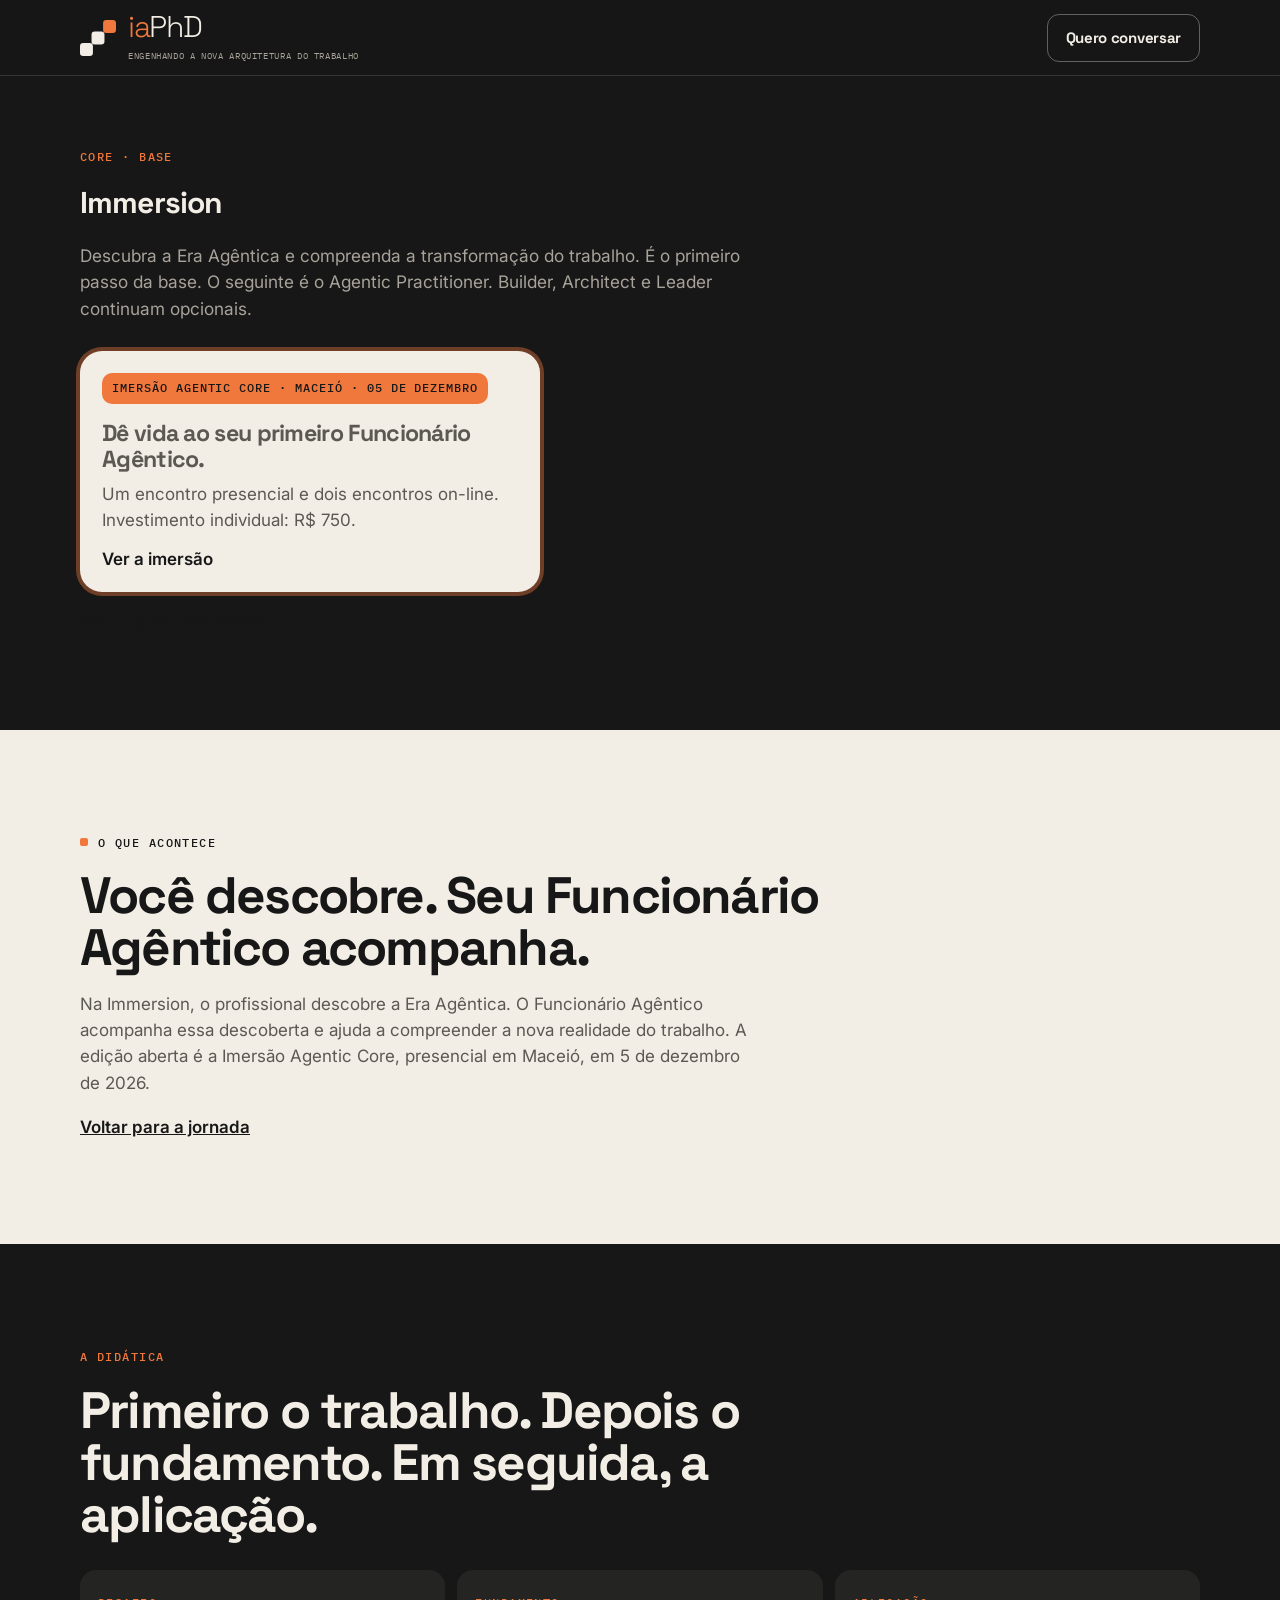
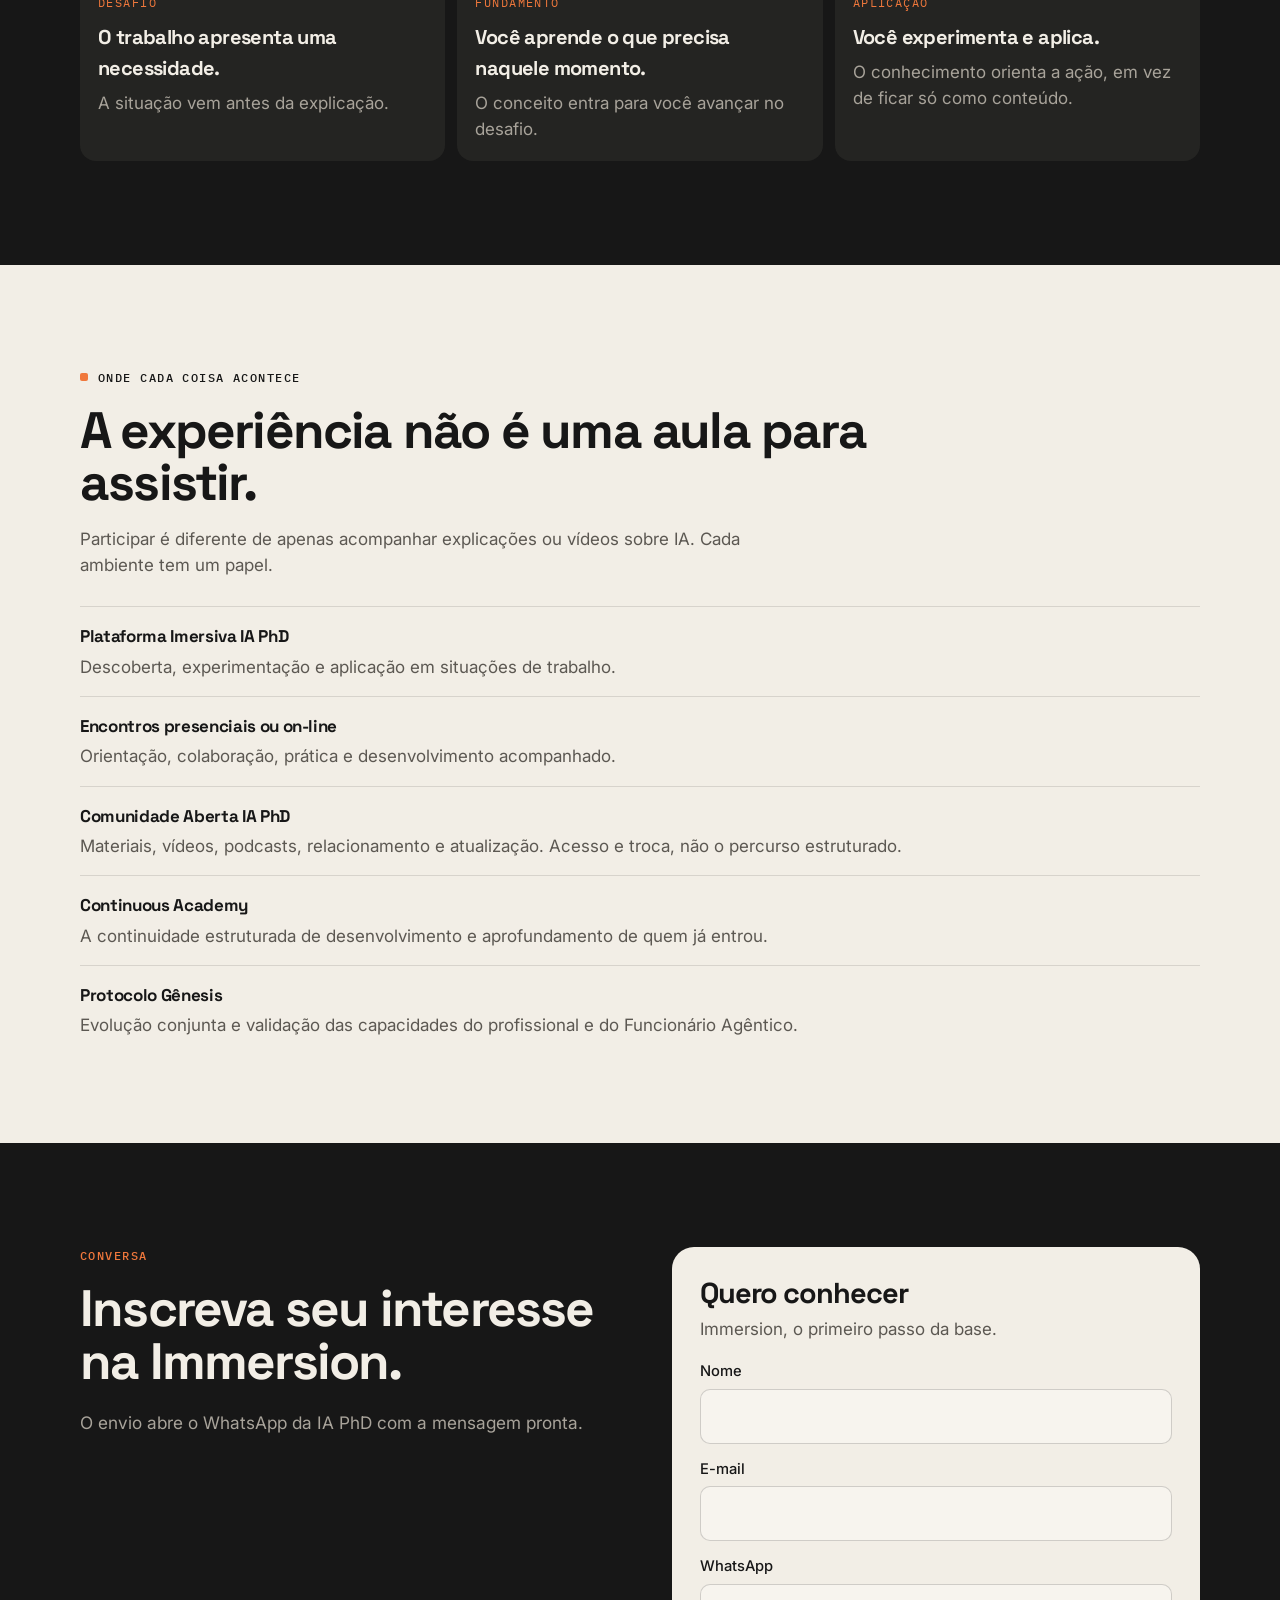
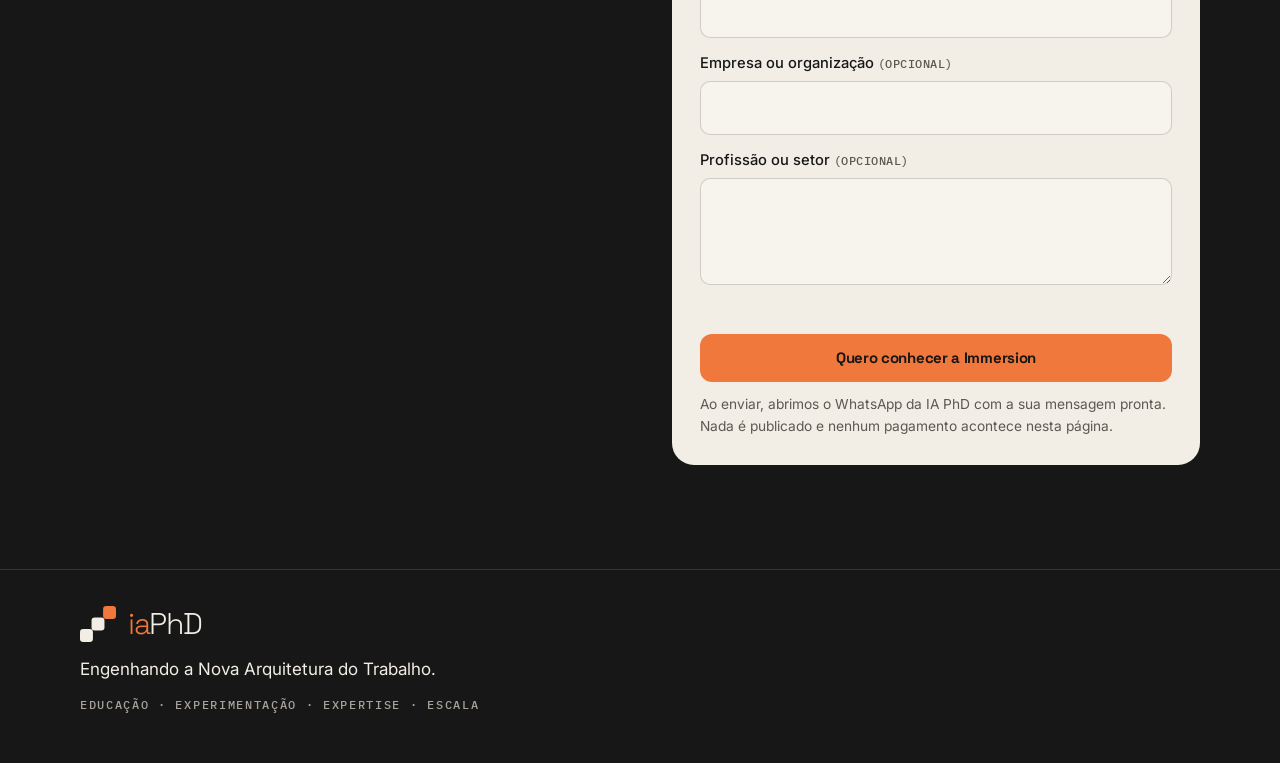
<file: immersion/index.html>
<!DOCTYPE html>
<html lang="pt-BR" data-oferta="immersion" data-perfil="profissional">
<head>
  <meta charset="UTF-8">
  <meta name="viewport" content="width=device-width, initial-scale=1">
  <title>IA PhD — Immersion</title>
  <meta name="description" content="Immersion é o primeiro passo da base IA PhD. Descubra a Era Agêntica e compreenda a transformação do trabalho.">
  <meta name="theme-color" content="#171717">
  <link rel="icon" href="/favicon.svg" type="image/svg+xml">
  <link rel="preconnect" href="https://fonts.googleapis.com">
  <link rel="preconnect" href="https://fonts.gstatic.com" crossorigin>
  <link href="https://fonts.googleapis.com/css2?family=IBM+Plex+Mono:wght@400;500&family=Inter:wght@400;500;600&family=Space+Grotesk:wght@300;500;700&display=swap" rel="stylesheet">
  <link rel="stylesheet" href="/styles.css">
</head>
<body>
  <a class="skip" href="#conteudo">Ir para o conteúdo</a>

  <header class="header">
    <div class="container header-inner">
      <a class="brand" href="/" aria-label="IA PhD, início">
        <svg class="mark" viewBox="0 0 140.4 140.4" aria-hidden="true">
          <rect x="0" y="90" width="50.4" height="50.4" rx="12.6" fill="#F2EEE6"/>
          <rect x="45" y="45" width="50.4" height="50.4" rx="12.6" fill="#F2EEE6"/>
          <rect x="90" y="0" width="50.4" height="50.4" rx="12.6" fill="#F0783C"/>
        </svg>
        <span class="brand-text">
          <span class="wordmark"><span class="ia">ia</span><span class="phd">PhD</span></span>
          <span class="brand-sig">Engenhando a Nova Arquitetura do Trabalho</span>
        </span>
      </a>
      <a class="btn btn-ghost header-cta" href="#conversa">
        <span class="cta-full">Quero conversar</span>
        <span class="cta-short">Conversar</span>
      </a>
    </div>
  </header>

  <main id="conteudo">
    <section class="hero">
      <div class="container hero-inner">
        <p class="kicker kicker-on-dark">Core · Base</p>
        <h1 class="display">Immersion</h1>
        <p class="lead">Descubra a Era Agêntica e compreenda a transformação do trabalho. É o primeiro passo da base. O seguinte é o Agentic Practitioner. Builder, Architect e Leader continuam opcionais.</p>
        <a class="open-call" href="/imersao/">
          <p class="imersao-date">Imersão Agentic Core · Maceió · 05 de dezembro</p>
          <p class="open-call-title">Dê vida ao seu primeiro Funcionário Agêntico.</p>
          <p>Um encontro presencial e dois encontros on-line. Investimento individual: R$ 750.</p>
          <span class="map-more">Ver a imersão</span>
        </a>
        <p class="fine"><a class="text-link hero-link" href="/practitioner/">Ver o Agentic Practitioner</a></p>
      </div>
    </section>

    <section class="band band-paper">
      <div class="container">
        <p class="index">O que acontece</p>
        <h2>Você descobre. Seu Funcionário Agêntico acompanha.</h2>
        <p class="body body-intro">Na Immersion, o profissional descobre a Era Agêntica. O Funcionário Agêntico acompanha essa descoberta e ajuda a compreender a nova realidade do trabalho. A edição aberta é a Imersão Agentic Core, presencial em Maceió, em 5 de dezembro de 2026.</p>
        <p class="body"><a class="text-link" href="/">Voltar para a jornada</a></p>
      </div>
    </section>

    <section class="band band-dark">
      <div class="container">
        <p class="kicker kicker-on-dark">A didática</p>
        <h2>Primeiro o trabalho. Depois o fundamento. Em seguida, a aplicação.</h2>
        <ol class="didactic">
          <li>
            <span>Desafio</span>
            <h3>O trabalho apresenta uma necessidade.</h3>
            <p>A situação vem antes da explicação.</p>
          </li>
          <li>
            <span>Fundamento</span>
            <h3>Você aprende o que precisa naquele momento.</h3>
            <p>O conceito entra para você avançar no desafio.</p>
          </li>
          <li>
            <span>Aplicação</span>
            <h3>Você experimenta e aplica.</h3>
            <p>O conhecimento orienta a ação, em vez de ficar só como conteúdo.</p>
          </li>
        </ol>
      </div>
    </section>

    <section class="band band-paper">
      <div class="container">
        <p class="index">Onde cada coisa acontece</p>
        <h2>A experiência não é uma aula para assistir.</h2>
        <p class="body body-intro">Participar é diferente de apenas acompanhar explicações ou vídeos sobre IA. Cada ambiente tem um papel.</p>
        <dl class="roles">
          <div>
            <dt>Plataforma Imersiva IA PhD</dt>
            <dd>Descoberta, experimentação e aplicação em situações de trabalho.</dd>
          </div>
          <div>
            <dt>Encontros presenciais ou on-line</dt>
            <dd>Orientação, colaboração, prática e desenvolvimento acompanhado.</dd>
          </div>
          <div>
            <dt>Comunidade Aberta IA PhD</dt>
            <dd>Materiais, vídeos, podcasts, relacionamento e atualização. Acesso e troca, não o percurso estruturado.</dd>
          </div>
          <div>
            <dt>Continuous Academy</dt>
            <dd>A continuidade estruturada de desenvolvimento e aprofundamento de quem já entrou.</dd>
          </div>
          <div>
            <dt>Protocolo Gênesis</dt>
            <dd>Evolução conjunta e validação das capacidades do profissional e do Funcionário Agêntico.</dd>
          </div>
        </dl>
      </div>
    </section>

    <section class="band band-dark close" id="conversa" aria-labelledby="titulo-conversa">
      <div class="container close-grid">
        <div>
          <p class="kicker kicker-on-dark">Conversa</p>
          <h2 id="titulo-conversa">Inscreva seu interesse na Immersion.</h2>
          <p class="lead">O envio abre o WhatsApp da IA PhD com a mensagem pronta.</p>
        </div>

        <form class="card" id="form-conversa" novalidate>
          <h3 class="card-title">Quero conhecer</h3>
          <p class="card-lead">Immersion, o primeiro passo da base.</p>

          <div class="field">
            <label for="nome">Nome</label>
            <input id="nome" name="nome" type="text" autocomplete="name" required>
            <p class="error" id="erro-nome" hidden></p>
          </div>
          <div class="field">
            <label for="email">E-mail</label>
            <input id="email" name="email" type="email" autocomplete="email" inputmode="email" required>
            <p class="error" id="erro-email" hidden></p>
          </div>
          <div class="field">
            <label for="telefone">WhatsApp</label>
            <input id="telefone" name="telefone" type="tel" autocomplete="tel" inputmode="tel" required>
            <p class="error" id="erro-telefone" hidden></p>
          </div>
          <div class="field">
            <label for="organizacao">Empresa ou organização <span class="optional">(opcional)</span></label>
            <input id="organizacao" name="organizacao" type="text" autocomplete="organization">
          </div>
          <div class="field">
            <label for="funcao">Profissão ou setor <span class="optional">(opcional)</span></label>
            <textarea id="funcao" name="funcao" rows="3"></textarea>
          </div>

          <button class="btn btn-solid btn-block" type="submit">Quero conhecer a Immersion</button>
          <p class="form-note">Ao enviar, abrimos o WhatsApp da IA PhD com a sua mensagem pronta. Nada é publicado e nenhum pagamento acontece nesta página.</p>
          <p class="form-status" id="form-status" role="status" hidden></p>
          <p id="form-fallback" hidden>
            <a class="text-link" id="wa-link" target="_blank" rel="noopener noreferrer">Abrir a conversa no WhatsApp</a>
          </p>
        </form>
      </div>
    </section>
  </main>

  <footer class="footer">
    <div class="container footer-inner">
      <div class="brand footer-brand">
        <svg class="mark" viewBox="0 0 140.4 140.4" aria-hidden="true">
          <rect x="0" y="90" width="50.4" height="50.4" rx="12.6" fill="#F2EEE6"/>
          <rect x="45" y="45" width="50.4" height="50.4" rx="12.6" fill="#F2EEE6"/>
          <rect x="90" y="0" width="50.4" height="50.4" rx="12.6" fill="#F0783C"/>
        </svg>
        <span class="wordmark"><span class="ia">ia</span><span class="phd">PhD</span></span>
      </div>
      <p class="signature">Engenhando a Nova Arquitetura do Trabalho.</p>
      <p class="e4">Educação · Experimentação · Expertise · Escala</p>
    </div>
  </footer>

  <script src="/main.js"></script>
</body>
</html>
</file>
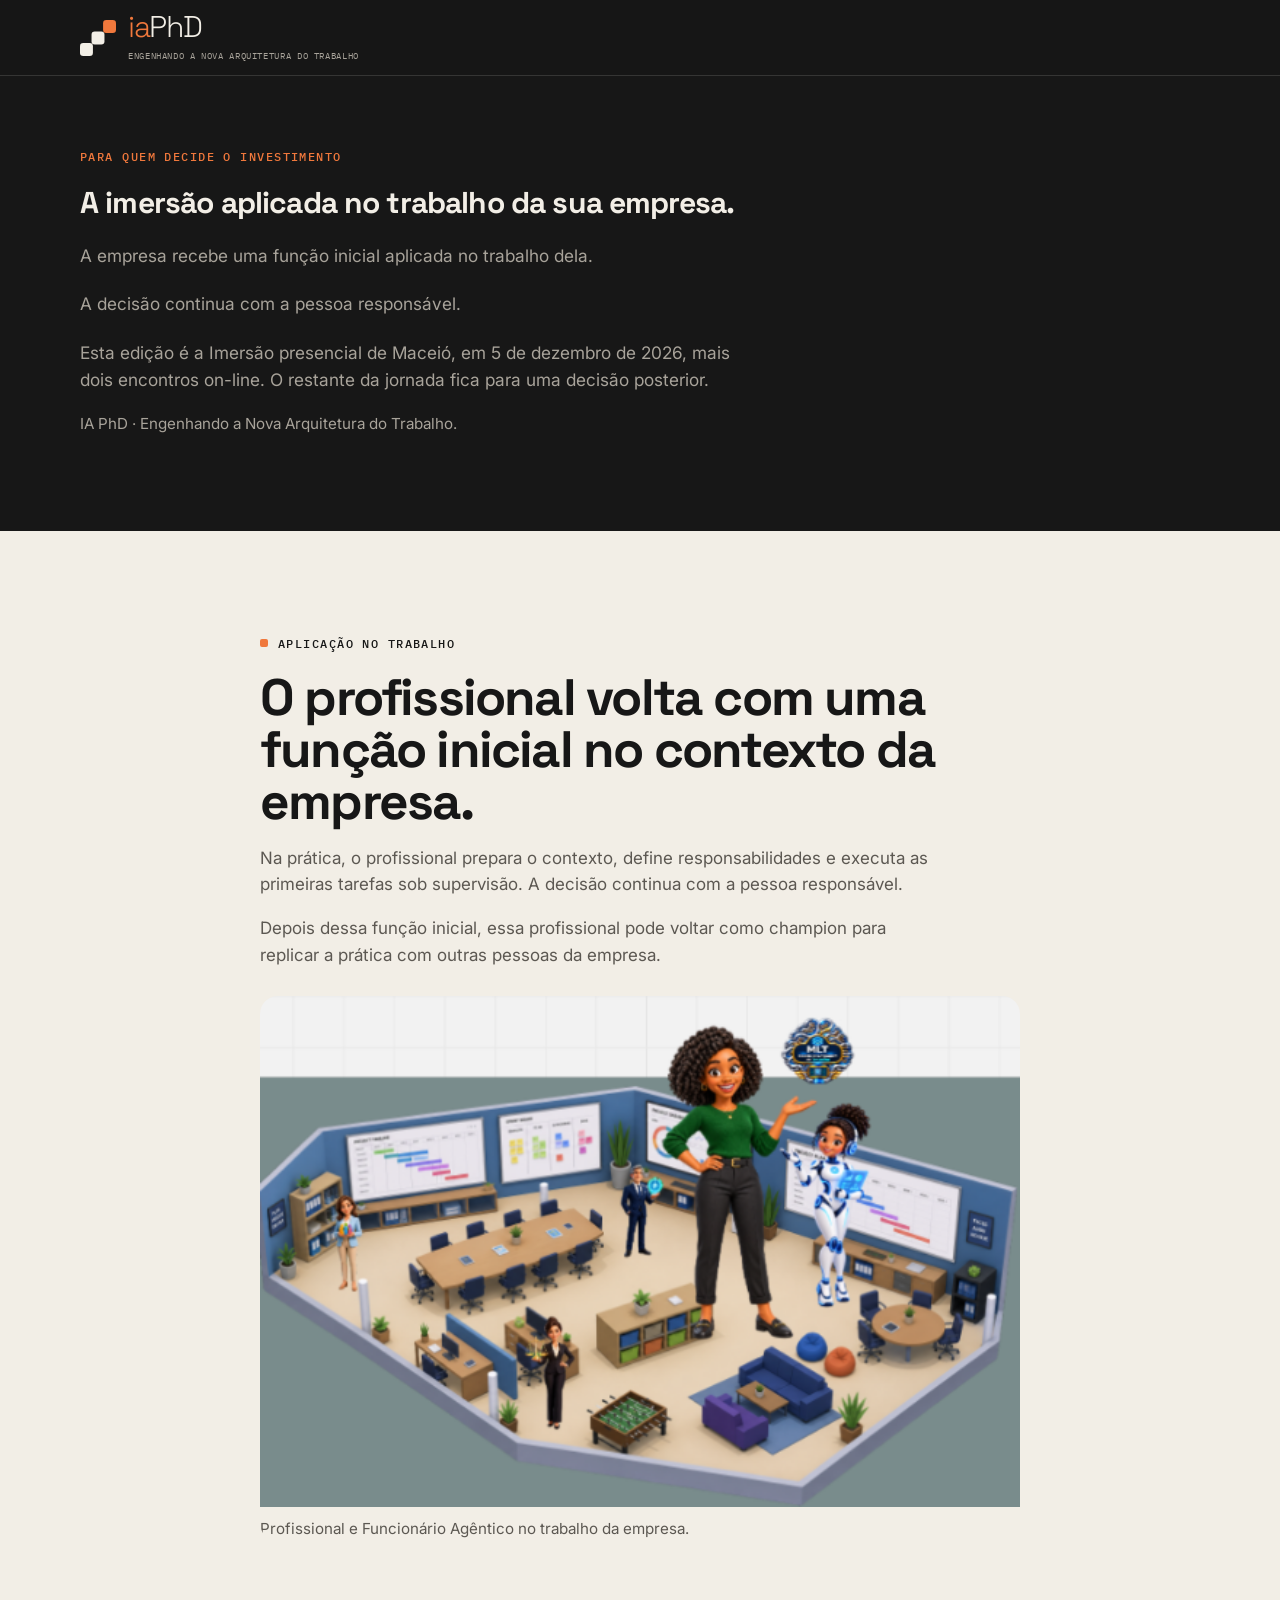
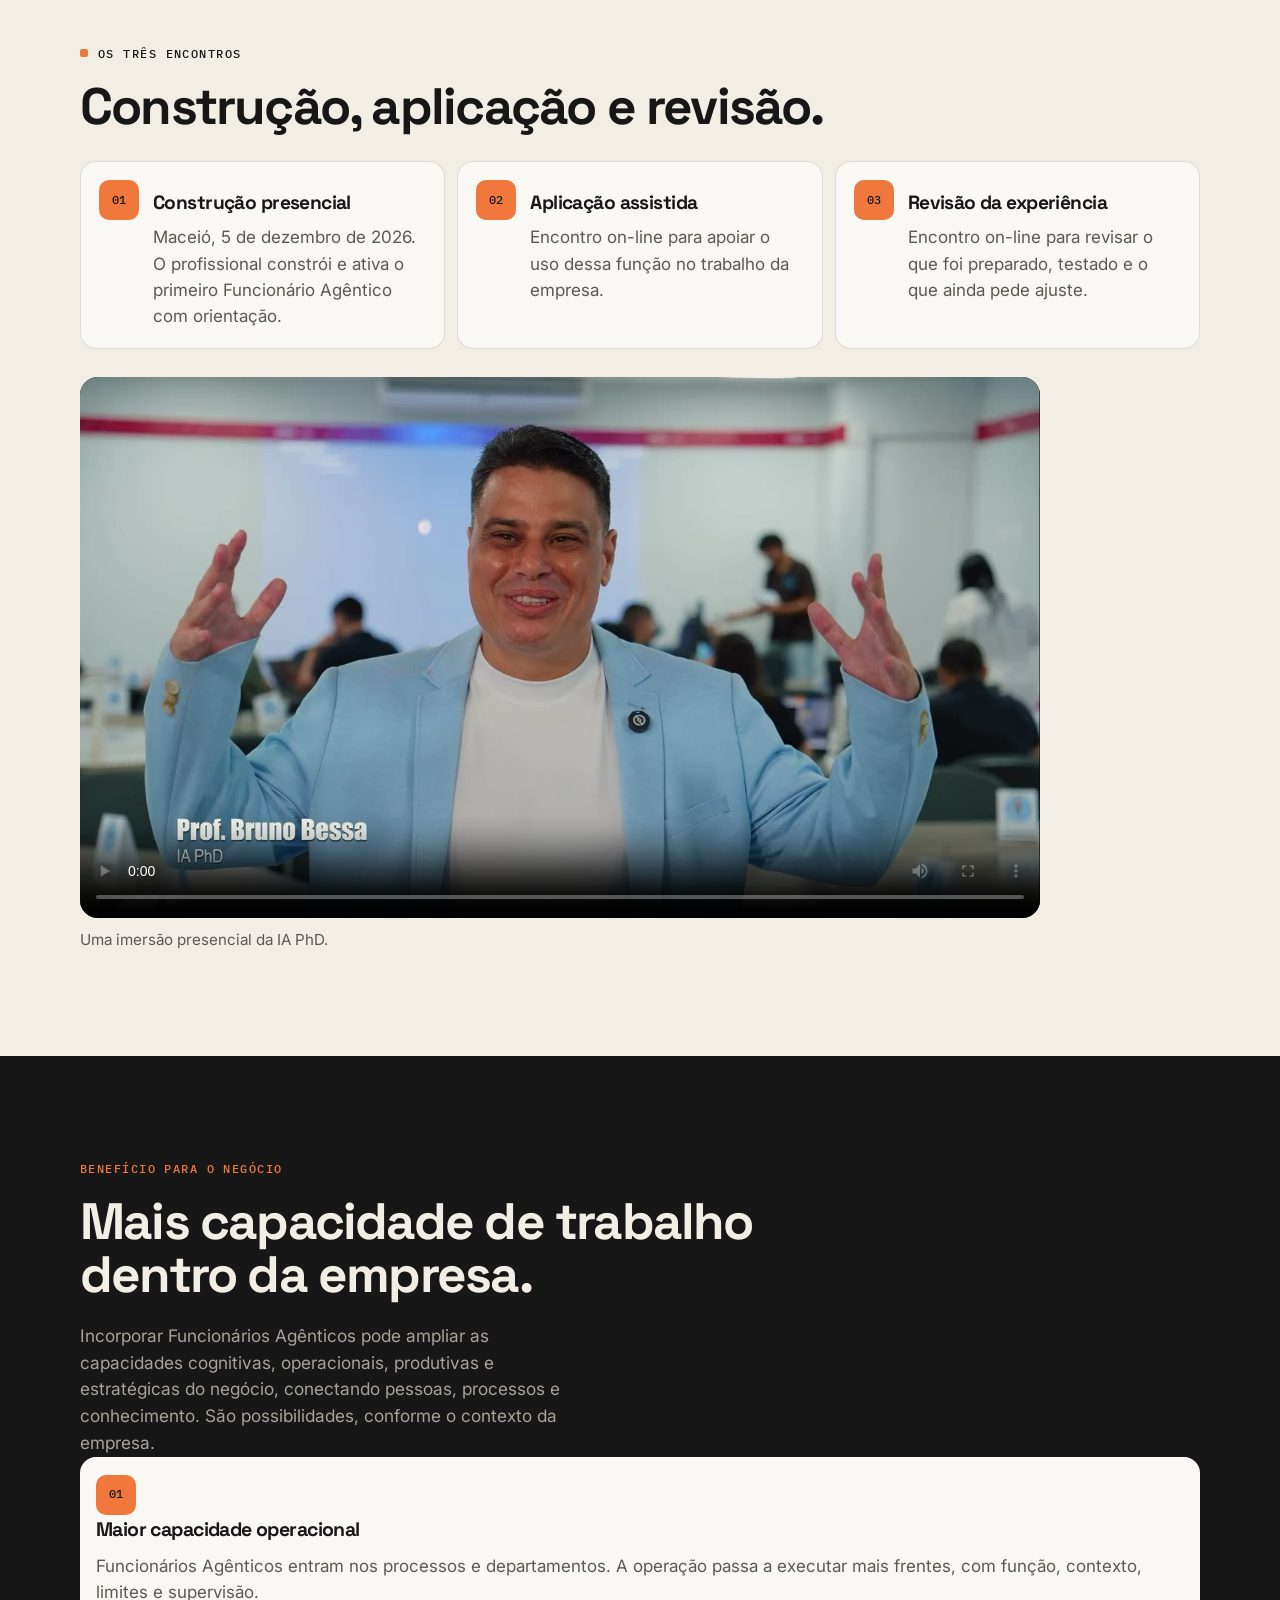
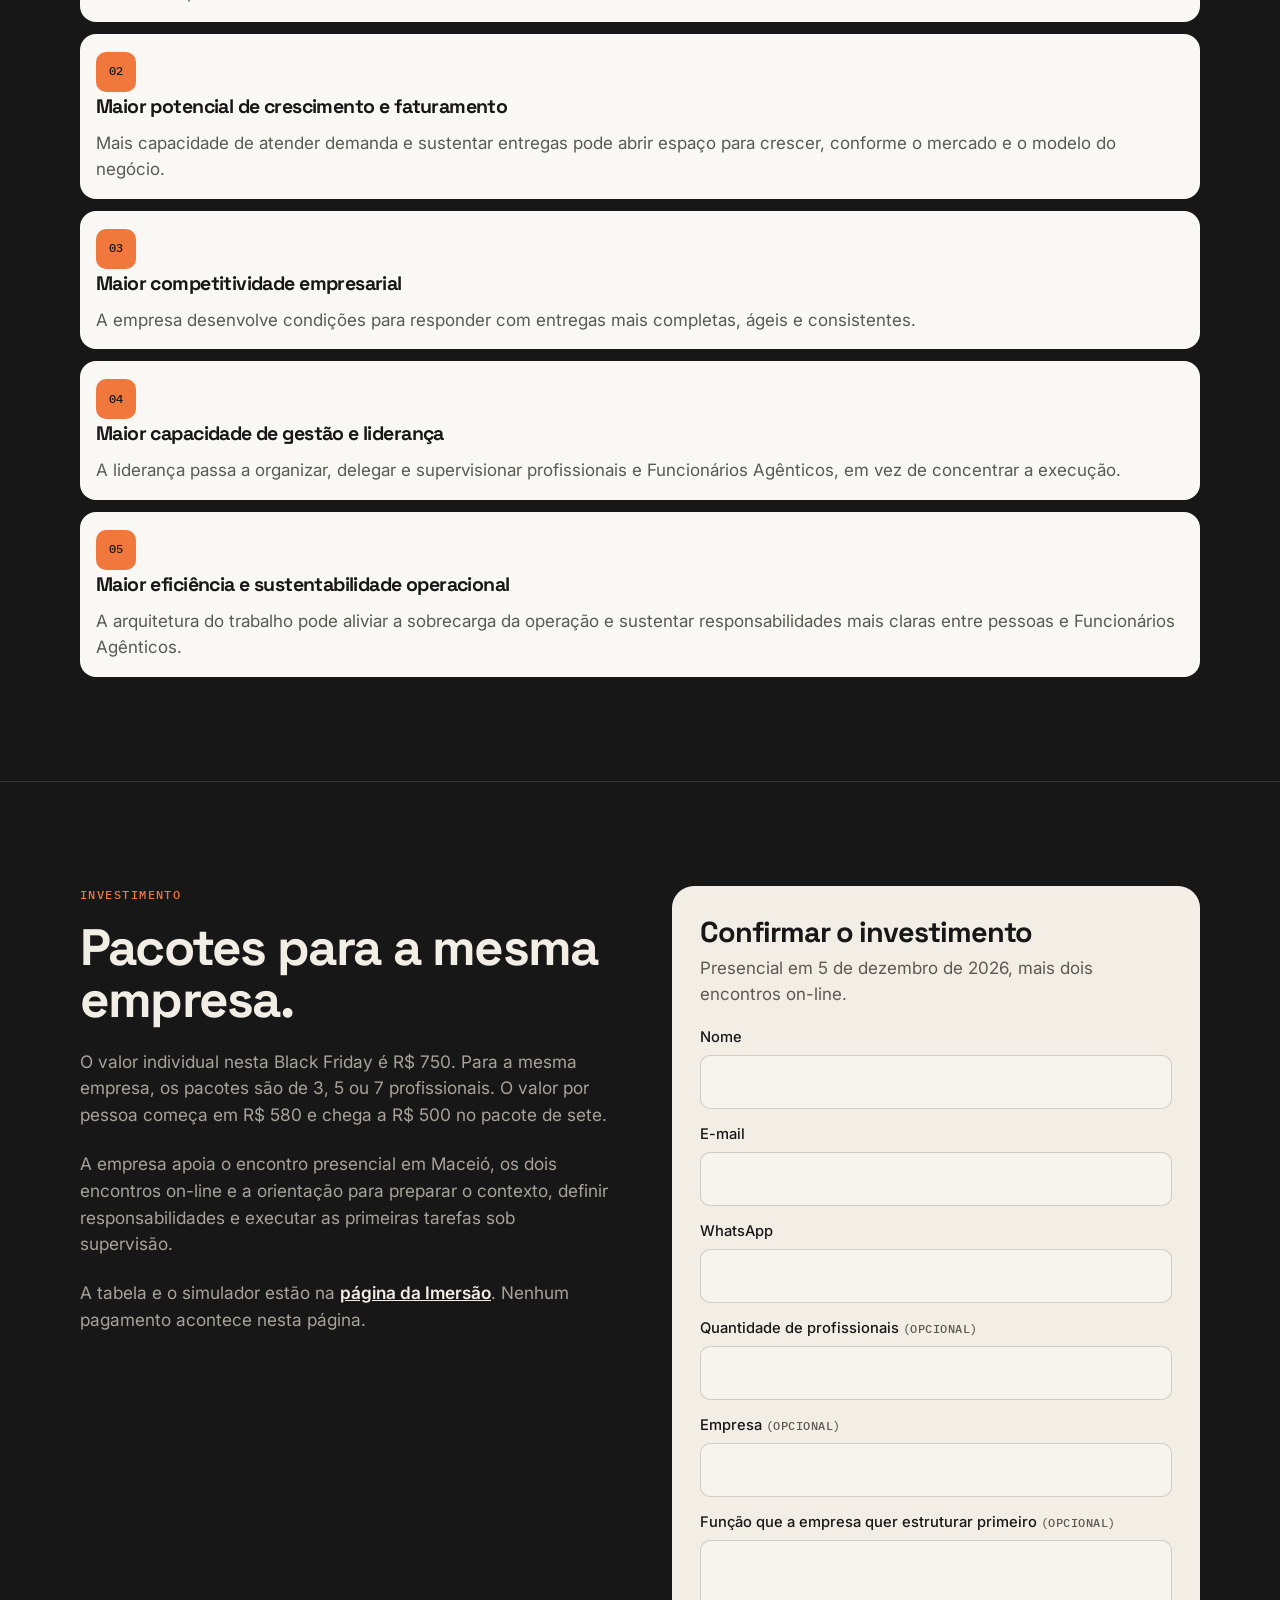
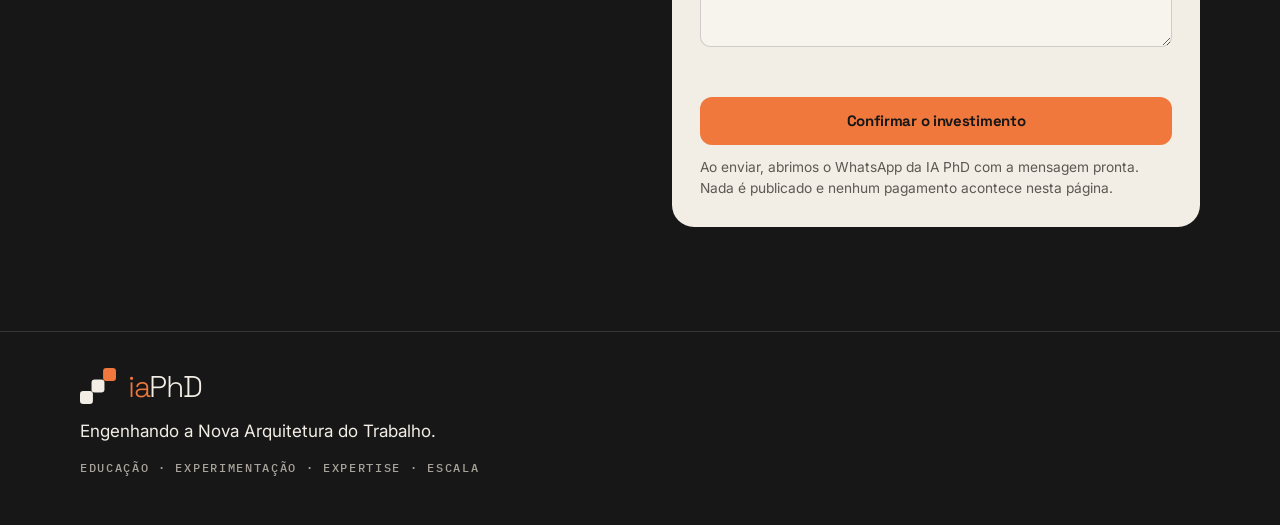
<file: para-a-empresa/index.html>
<!DOCTYPE html>
<html lang="pt-BR" data-oferta="para-a-empresa" data-perfil="profissional">
<head>
  <meta charset="UTF-8">
  <meta name="viewport" content="width=device-width, initial-scale=1">
  <title>IA PhD — Imersão para a empresa</title>
  <meta name="description" content="Para quem decide o investimento. A Imersão presencial de Maceió aplica o primeiro Funcionário Agêntico no trabalho da empresa. Valor individual: R$ 750. Pacotes de 3, 5 ou 7 profissionais.">
  <meta name="theme-color" content="#171717">
  <link rel="icon" href="/favicon.svg" type="image/svg+xml">
  <link rel="preconnect" href="https://fonts.googleapis.com">
  <link rel="preconnect" href="https://fonts.gstatic.com" crossorigin>
  <link href="https://fonts.googleapis.com/css2?family=IBM+Plex+Mono:wght@400;500&family=Inter:wght@400;500;600&family=Space+Grotesk:wght@300;500;700&display=swap" rel="stylesheet">
  <link rel="stylesheet" href="/styles.css">
</head>
<body class="folder">
  <a class="skip" href="#conteudo">Ir para o conteúdo</a>

  <header class="header">
    <div class="container header-inner">
      <a class="brand" href="/" aria-label="IA PhD, início">
        <svg class="mark" viewBox="0 0 140.4 140.4" aria-hidden="true">
          <rect x="0" y="90" width="50.4" height="50.4" rx="12.6" fill="#F2EEE6"/>
          <rect x="45" y="45" width="50.4" height="50.4" rx="12.6" fill="#F2EEE6"/>
          <rect x="90" y="0" width="50.4" height="50.4" rx="12.6" fill="#F0783C"/>
        </svg>
        <span class="brand-text">
          <span class="wordmark"><span class="ia">ia</span><span class="phd">PhD</span></span>
          <span class="brand-sig">Engenhando a Nova Arquitetura do Trabalho</span>
        </span>
      </a>
    </div>
  </header>

  <main id="conteudo">
    <section class="hero">
      <div class="container hero-inner">
        <p class="kicker kicker-on-dark">Para quem decide o investimento</p>
        <h1 class="display">A imersão aplicada no trabalho da sua empresa.</h1>
        <p class="lead">A empresa recebe uma função inicial aplicada no trabalho dela.</p>
        <p class="lead">A decisão continua com a pessoa responsável.</p>
        <p class="lead">Esta edição é a Imersão presencial de Maceió, em 5 de dezembro de 2026, mais dois encontros on-line. O restante da jornada fica para uma decisão posterior.</p>
        <p class="fine">IA PhD · Engenhando a Nova Arquitetura do Trabalho.</p>
      </div>
    </section>

    <section class="band band-paper">
      <div class="container narrow">
        <p class="index">Aplicação no trabalho</p>
        <h2>O profissional volta com uma função inicial no contexto da empresa.</h2>
        <p class="body body-intro">Na prática, o profissional prepara o contexto, define responsabilidades e executa as primeiras tarefas sob supervisão. A decisão continua com a pessoa responsável.</p>
        <p class="body">Depois dessa função inicial, essa profissional pode voltar como champion para replicar a prática com outras pessoas da empresa.</p>
        <figure class="choice-scene">
          <img src="/midia/cena-profissional.png" alt="Profissional e Funcionário Agêntico no escritório da empresa. Selo MLN, Modelo de Linguagem de Negócio." width="522" height="351">
          <figcaption>Profissional e Funcionário Agêntico no trabalho da empresa.</figcaption>
        </figure>
      </div>
    </section>

    <section class="band band-paper" style="padding-top: 0;">
      <div class="container">
        <p class="index">Os três encontros</p>
        <h2>Construção, aplicação e revisão.</h2>
        <ol class="pillars">
          <li>
            <span class="level-num">01</span>
            <div>
              <h3>Construção presencial</h3>
              <p>Maceió, 5 de dezembro de 2026. O profissional constrói e ativa o primeiro Funcionário Agêntico com orientação.</p>
            </div>
          </li>
          <li>
            <span class="level-num">02</span>
            <div>
              <h3>Aplicação assistida</h3>
              <p>Encontro on-line para apoiar o uso dessa função no trabalho da empresa.</p>
            </div>
          </li>
          <li>
            <span class="level-num">03</span>
            <div>
              <h3>Revisão da experiência</h3>
              <p>Encontro on-line para revisar o que foi preparado, testado e o que ainda pede ajuste.</p>
            </div>
          </li>
        </ol>
        <figure class="room-film">
          <video controls playsinline preload="metadata" poster="/midia/imersao-presencial.jpg" width="1276" height="720">
            <source src="/midia/imersao-presencial.mp4" type="video/mp4">
          </video>
          <figcaption>Uma imersão presencial da IA PhD.</figcaption>
        </figure>
      </div>
    </section>

    <section class="band band-dark" aria-labelledby="titulo-beneficio">
      <div class="container">
        <p class="kicker kicker-on-dark">Benefício para o negócio</p>
        <h2 id="titulo-beneficio">Mais capacidade de trabalho dentro da empresa.</h2>
        <p class="lead lead-narrow">Incorporar Funcionários Agênticos pode ampliar as capacidades cognitivas, operacionais, produtivas e estratégicas do negócio, conectando pessoas, processos e conhecimento. São possibilidades, conforme o contexto da empresa.</p>
        <ol class="gains">
          <li>
            <span class="level-num">01</span>
            <div>
              <h3>Maior capacidade operacional</h3>
              <p>Funcionários Agênticos entram nos processos e departamentos. A operação passa a executar mais frentes, com função, contexto, limites e supervisão.</p>
            </div>
          </li>
          <li>
            <span class="level-num">02</span>
            <div>
              <h3>Maior potencial de crescimento e faturamento</h3>
              <p>Mais capacidade de atender demanda e sustentar entregas pode abrir espaço para crescer, conforme o mercado e o modelo do negócio.</p>
            </div>
          </li>
          <li>
            <span class="level-num">03</span>
            <div>
              <h3>Maior competitividade empresarial</h3>
              <p>A empresa desenvolve condições para responder com entregas mais completas, ágeis e consistentes.</p>
            </div>
          </li>
          <li>
            <span class="level-num">04</span>
            <div>
              <h3>Maior capacidade de gestão e liderança</h3>
              <p>A liderança passa a organizar, delegar e supervisionar profissionais e Funcionários Agênticos, em vez de concentrar a execução.</p>
            </div>
          </li>
          <li>
            <span class="level-num">05</span>
            <div>
              <h3>Maior eficiência e sustentabilidade operacional</h3>
              <p>A arquitetura do trabalho pode aliviar a sobrecarga da operação e sustentar responsabilidades mais claras entre pessoas e Funcionários Agênticos.</p>
            </div>
          </li>
        </ol>
      </div>
    </section>

    <section class="band band-dark close" id="conversa" aria-labelledby="titulo-conversa" style="border-top: 1px solid var(--line-dark);">
      <div class="container close-grid">
        <div>
          <p class="kicker kicker-on-dark">Investimento</p>
          <h2 id="titulo-conversa">Pacotes para a mesma empresa.</h2>
          <p class="lead">O valor individual nesta Black Friday é R$ 750. Para a mesma empresa, os pacotes são de 3, 5 ou 7 profissionais. O valor por pessoa começa em R$ 580 e chega a R$ 500 no pacote de sete.</p>
          <p class="lead">A empresa apoia o encontro presencial em Maceió, os dois encontros on-line e a orientação para preparar o contexto, definir responsabilidades e executar as primeiras tarefas sob supervisão.</p>
          <p class="lead">A tabela e o simulador estão na <a class="text-link" href="/imersao/#investimento">página da Imersão</a>. Nenhum pagamento acontece nesta página.</p>
        </div>

        <form class="card" id="form-conversa" novalidate>
          <h3 class="card-title">Confirmar o investimento</h3>
          <p class="card-lead">Presencial em 5 de dezembro de 2026, mais dois encontros on-line.</p>

          <div class="field">
            <label for="nome">Nome</label>
            <input id="nome" name="nome" type="text" autocomplete="name" required>
            <p class="error" id="erro-nome" hidden></p>
          </div>
          <div class="field">
            <label for="email">E-mail</label>
            <input id="email" name="email" type="email" autocomplete="email" inputmode="email" required>
            <p class="error" id="erro-email" hidden></p>
          </div>
          <div class="field">
            <label for="telefone">WhatsApp</label>
            <input id="telefone" name="telefone" type="tel" autocomplete="tel" inputmode="tel" required>
            <p class="error" id="erro-telefone" hidden></p>
          </div>
          <div class="field">
            <label for="quantidade">Quantidade de profissionais <span class="optional">(opcional)</span></label>
            <input id="quantidade" name="quantidade" type="number" inputmode="numeric" min="1" step="1">
          </div>
          <div class="field">
            <label for="organizacao">Empresa <span class="optional">(opcional)</span></label>
            <input id="organizacao" name="organizacao" type="text" autocomplete="organization">
          </div>
          <div class="field">
            <label for="funcao">Função que a empresa quer estruturar primeiro <span class="optional">(opcional)</span></label>
            <textarea id="funcao" name="funcao" rows="3"></textarea>
          </div>

          <button class="btn btn-solid btn-block" type="submit">Confirmar o investimento</button>
          <p class="form-note">Ao enviar, abrimos o WhatsApp da IA PhD com a mensagem pronta. Nada é publicado e nenhum pagamento acontece nesta página.</p>
          <p class="form-status" id="form-status" role="status" hidden></p>
          <p id="form-fallback" hidden>
            <a class="text-link" id="wa-link" target="_blank" rel="noopener noreferrer">Abrir a conversa no WhatsApp</a>
          </p>
        </form>
      </div>
    </section>
  </main>

  <footer class="footer">
    <div class="container footer-inner">
      <div class="brand footer-brand">
        <svg class="mark" viewBox="0 0 140.4 140.4" aria-hidden="true">
          <rect x="0" y="90" width="50.4" height="50.4" rx="12.6" fill="#F2EEE6"/>
          <rect x="45" y="45" width="50.4" height="50.4" rx="12.6" fill="#F2EEE6"/>
          <rect x="90" y="0" width="50.4" height="50.4" rx="12.6" fill="#F0783C"/>
        </svg>
        <span class="wordmark"><span class="ia">ia</span><span class="phd">PhD</span></span>
      </div>
      <p class="signature">Engenhando a Nova Arquitetura do Trabalho.</p>
      <p class="e4">Educação · Experimentação · Expertise · Escala</p>
    </div>
  </footer>

  <script src="/main.js"></script>
</body>
</html>
</file>
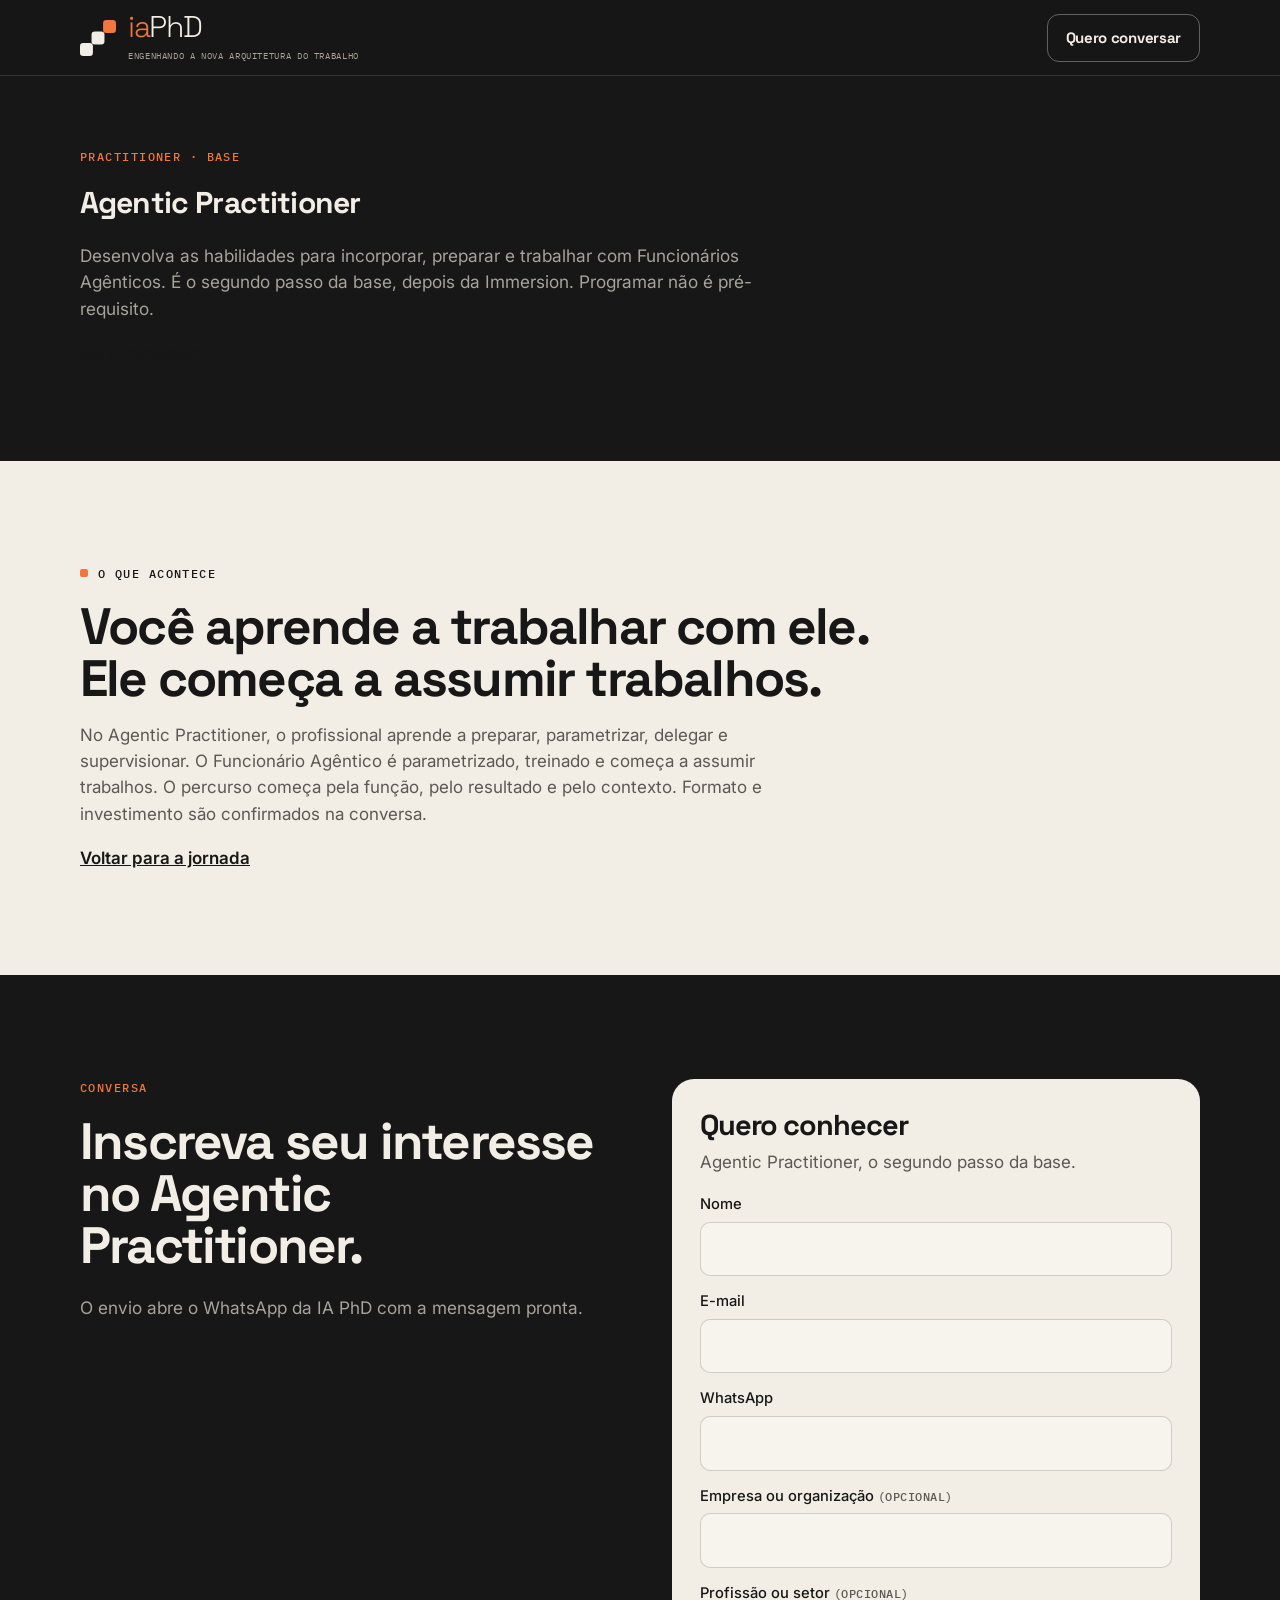
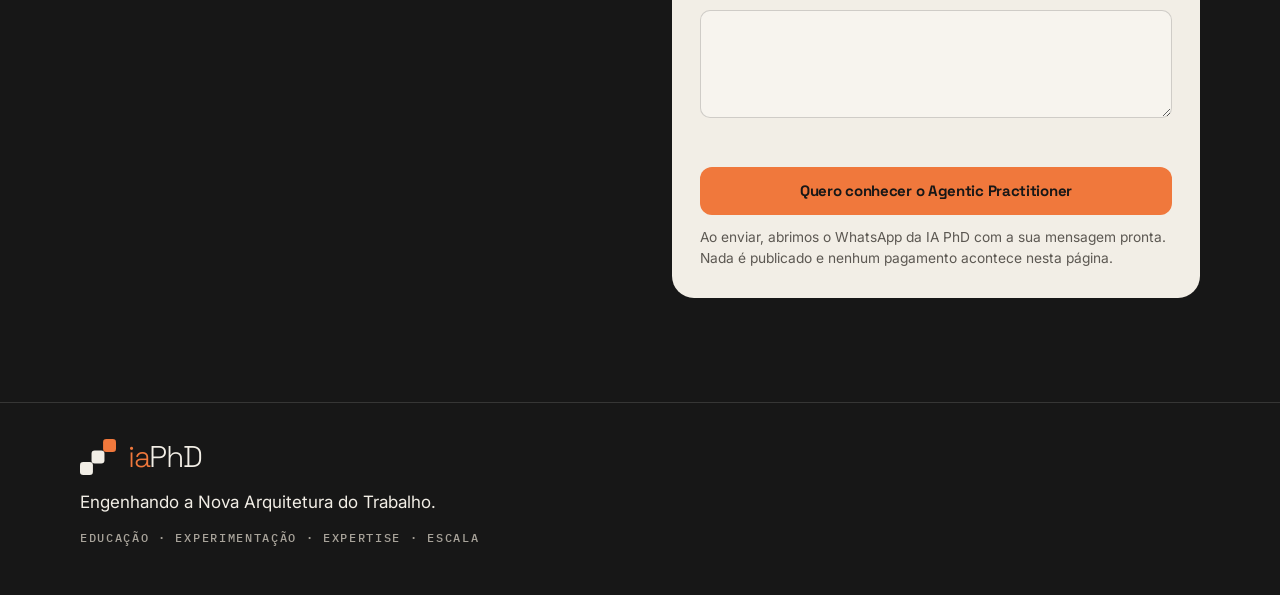
<file: practitioner/index.html>
<!DOCTYPE html>
<html lang="pt-BR" data-oferta="practitioner" data-perfil="profissional">
<head>
  <meta charset="UTF-8">
  <meta name="viewport" content="width=device-width, initial-scale=1">
  <title>IA PhD — Agentic Practitioner</title>
  <meta name="description" content="Agentic Practitioner é o segundo passo da base IA PhD. Desenvolva as habilidades para incorporar, preparar e trabalhar com Funcionários Agênticos.">
  <meta name="theme-color" content="#171717">
  <link rel="icon" href="/favicon.svg" type="image/svg+xml">
  <link rel="preconnect" href="https://fonts.googleapis.com">
  <link rel="preconnect" href="https://fonts.gstatic.com" crossorigin>
  <link href="https://fonts.googleapis.com/css2?family=IBM+Plex+Mono:wght@400;500&family=Inter:wght@400;500;600&family=Space+Grotesk:wght@300;500;700&display=swap" rel="stylesheet">
  <link rel="stylesheet" href="/styles.css">
</head>
<body>
  <a class="skip" href="#conteudo">Ir para o conteúdo</a>

  <header class="header">
    <div class="container header-inner">
      <a class="brand" href="/" aria-label="IA PhD, início">
        <svg class="mark" viewBox="0 0 140.4 140.4" aria-hidden="true">
          <rect x="0" y="90" width="50.4" height="50.4" rx="12.6" fill="#F2EEE6"/>
          <rect x="45" y="45" width="50.4" height="50.4" rx="12.6" fill="#F2EEE6"/>
          <rect x="90" y="0" width="50.4" height="50.4" rx="12.6" fill="#F0783C"/>
        </svg>
        <span class="brand-text">
          <span class="wordmark"><span class="ia">ia</span><span class="phd">PhD</span></span>
          <span class="brand-sig">Engenhando a Nova Arquitetura do Trabalho</span>
        </span>
      </a>
      <a class="btn btn-ghost header-cta" href="#conversa">
        <span class="cta-full">Quero conversar</span>
        <span class="cta-short">Conversar</span>
      </a>
    </div>
  </header>

  <main id="conteudo">
    <section class="hero">
      <div class="container hero-inner">
        <p class="kicker kicker-on-dark">Practitioner · Base</p>
        <h1 class="display">Agentic Practitioner</h1>
        <p class="lead">Desenvolva as habilidades para incorporar, preparar e trabalhar com Funcionários Agênticos. É o segundo passo da base, depois da Immersion. Programar não é pré-requisito.</p>
        <p class="fine"><a class="text-link hero-link" href="/immersion/">Ver a Immersion</a></p>
      </div>
    </section>

    <section class="band band-paper">
      <div class="container">
        <p class="index">O que acontece</p>
        <h2>Você aprende a trabalhar com ele. Ele começa a assumir trabalhos.</h2>
        <p class="body body-intro">No Agentic Practitioner, o profissional aprende a preparar, parametrizar, delegar e supervisionar. O Funcionário Agêntico é parametrizado, treinado e começa a assumir trabalhos. O percurso começa pela função, pelo resultado e pelo contexto. Formato e investimento são confirmados na conversa.</p>
        <p class="body"><a class="text-link" href="/">Voltar para a jornada</a></p>
      </div>
    </section>

    <section class="band band-dark close" id="conversa" aria-labelledby="titulo-conversa">
      <div class="container close-grid">
        <div>
          <p class="kicker kicker-on-dark">Conversa</p>
          <h2 id="titulo-conversa">Inscreva seu interesse no Agentic Practitioner.</h2>
          <p class="lead">O envio abre o WhatsApp da IA PhD com a mensagem pronta.</p>
        </div>

        <form class="card" id="form-conversa" novalidate>
          <h3 class="card-title">Quero conhecer</h3>
          <p class="card-lead">Agentic Practitioner, o segundo passo da base.</p>

          <div class="field">
            <label for="nome">Nome</label>
            <input id="nome" name="nome" type="text" autocomplete="name" required>
            <p class="error" id="erro-nome" hidden></p>
          </div>
          <div class="field">
            <label for="email">E-mail</label>
            <input id="email" name="email" type="email" autocomplete="email" inputmode="email" required>
            <p class="error" id="erro-email" hidden></p>
          </div>
          <div class="field">
            <label for="telefone">WhatsApp</label>
            <input id="telefone" name="telefone" type="tel" autocomplete="tel" inputmode="tel" required>
            <p class="error" id="erro-telefone" hidden></p>
          </div>
          <div class="field">
            <label for="organizacao">Empresa ou organização <span class="optional">(opcional)</span></label>
            <input id="organizacao" name="organizacao" type="text" autocomplete="organization">
          </div>
          <div class="field">
            <label for="funcao">Profissão ou setor <span class="optional">(opcional)</span></label>
            <textarea id="funcao" name="funcao" rows="3"></textarea>
          </div>

          <button class="btn btn-solid btn-block" type="submit">Quero conhecer o Agentic Practitioner</button>
          <p class="form-note">Ao enviar, abrimos o WhatsApp da IA PhD com a sua mensagem pronta. Nada é publicado e nenhum pagamento acontece nesta página.</p>
          <p class="form-status" id="form-status" role="status" hidden></p>
          <p id="form-fallback" hidden>
            <a class="text-link" id="wa-link" target="_blank" rel="noopener noreferrer">Abrir a conversa no WhatsApp</a>
          </p>
        </form>
      </div>
    </section>
  </main>

  <footer class="footer">
    <div class="container footer-inner">
      <div class="brand footer-brand">
        <svg class="mark" viewBox="0 0 140.4 140.4" aria-hidden="true">
          <rect x="0" y="90" width="50.4" height="50.4" rx="12.6" fill="#F2EEE6"/>
          <rect x="45" y="45" width="50.4" height="50.4" rx="12.6" fill="#F2EEE6"/>
          <rect x="90" y="0" width="50.4" height="50.4" rx="12.6" fill="#F0783C"/>
        </svg>
        <span class="wordmark"><span class="ia">ia</span><span class="phd">PhD</span></span>
      </div>
      <p class="signature">Engenhando a Nova Arquitetura do Trabalho.</p>
      <p class="e4">Educação · Experimentação · Expertise · Escala</p>
    </div>
  </footer>

  <script src="/main.js"></script>
</body>
</html>
</file>
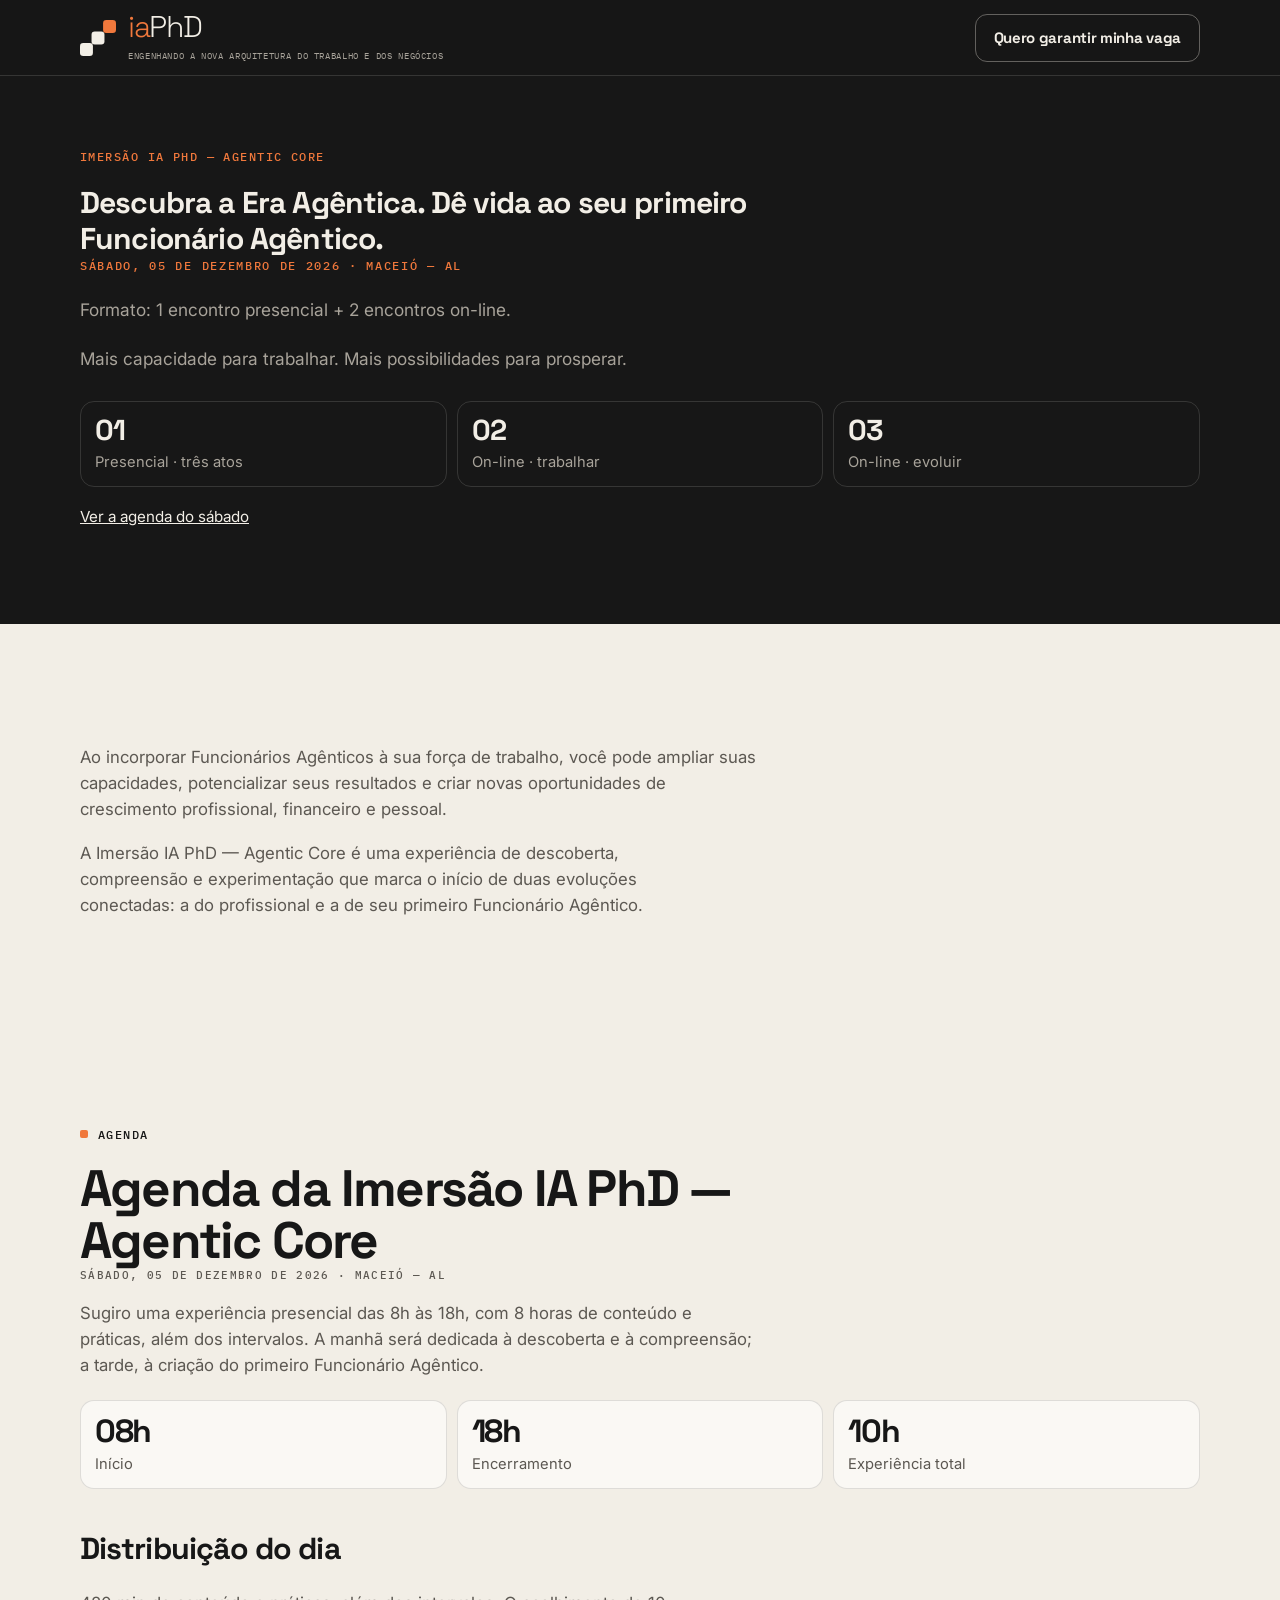
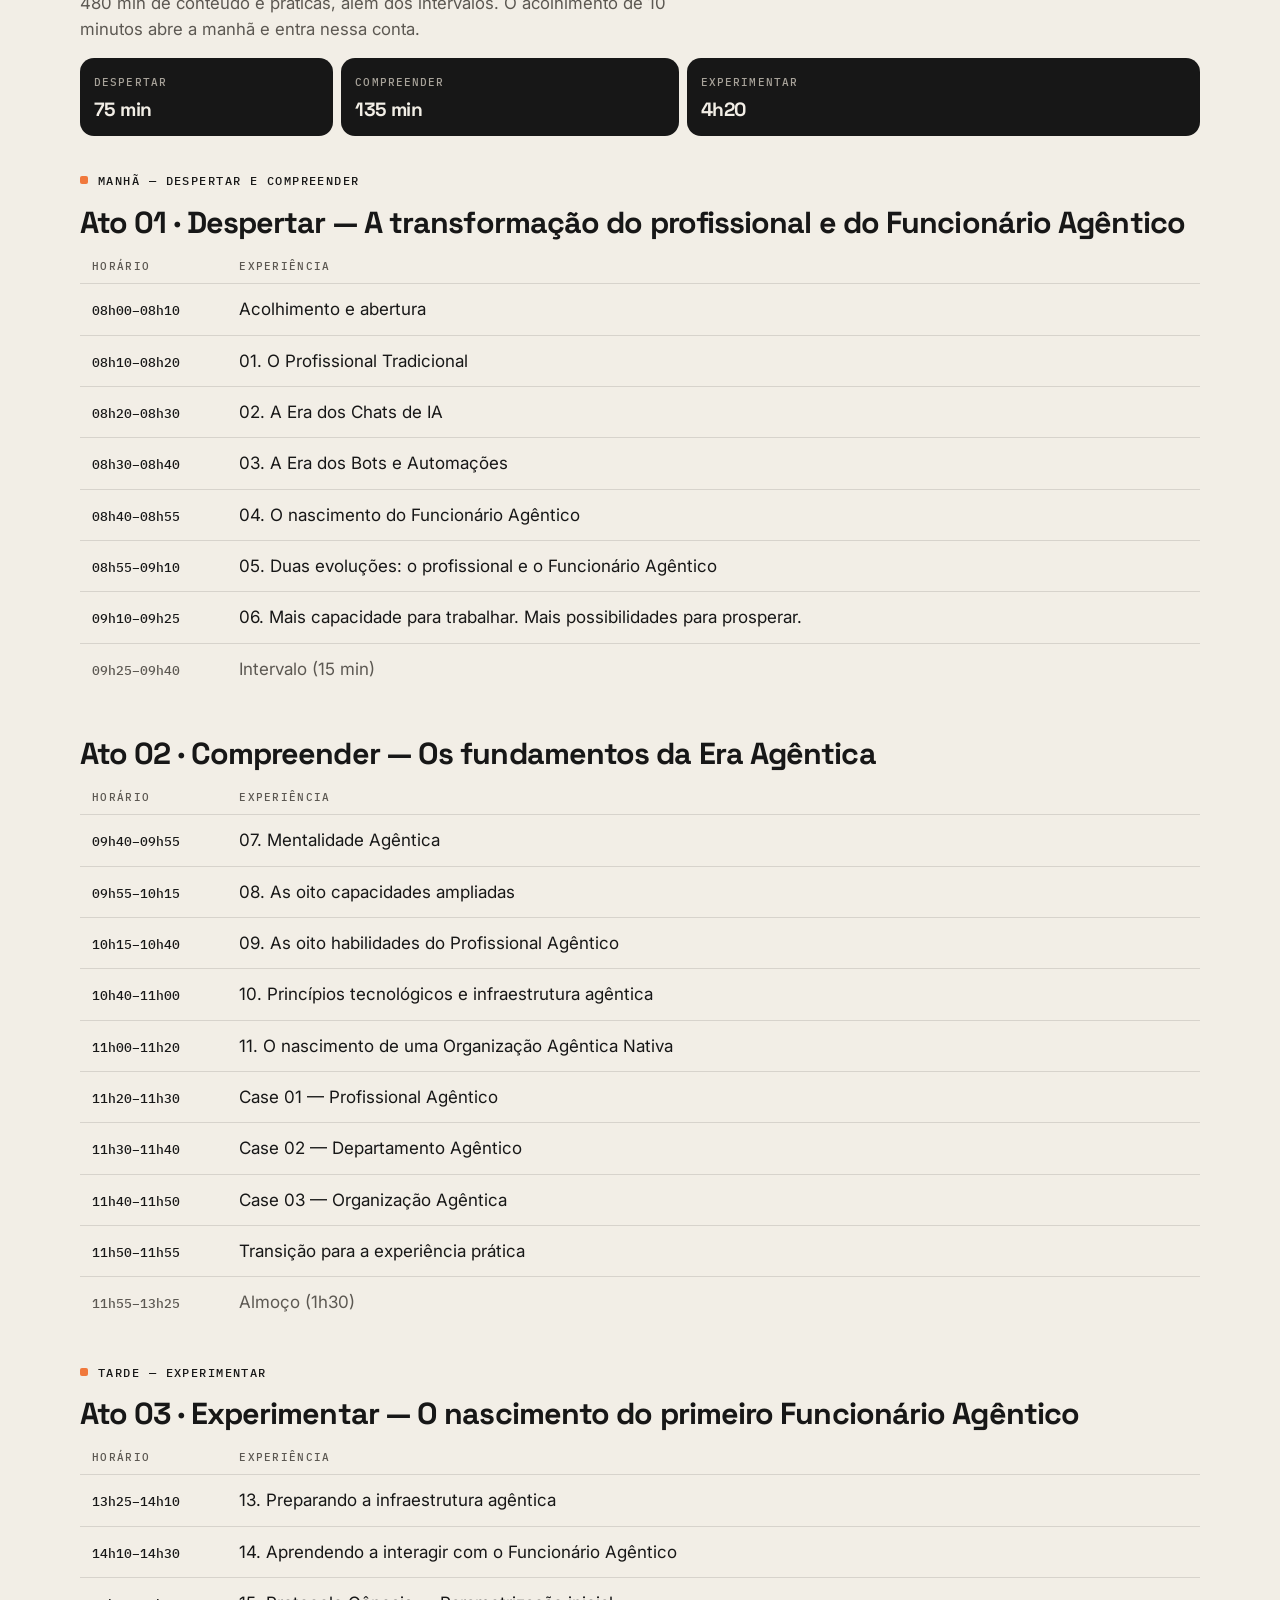
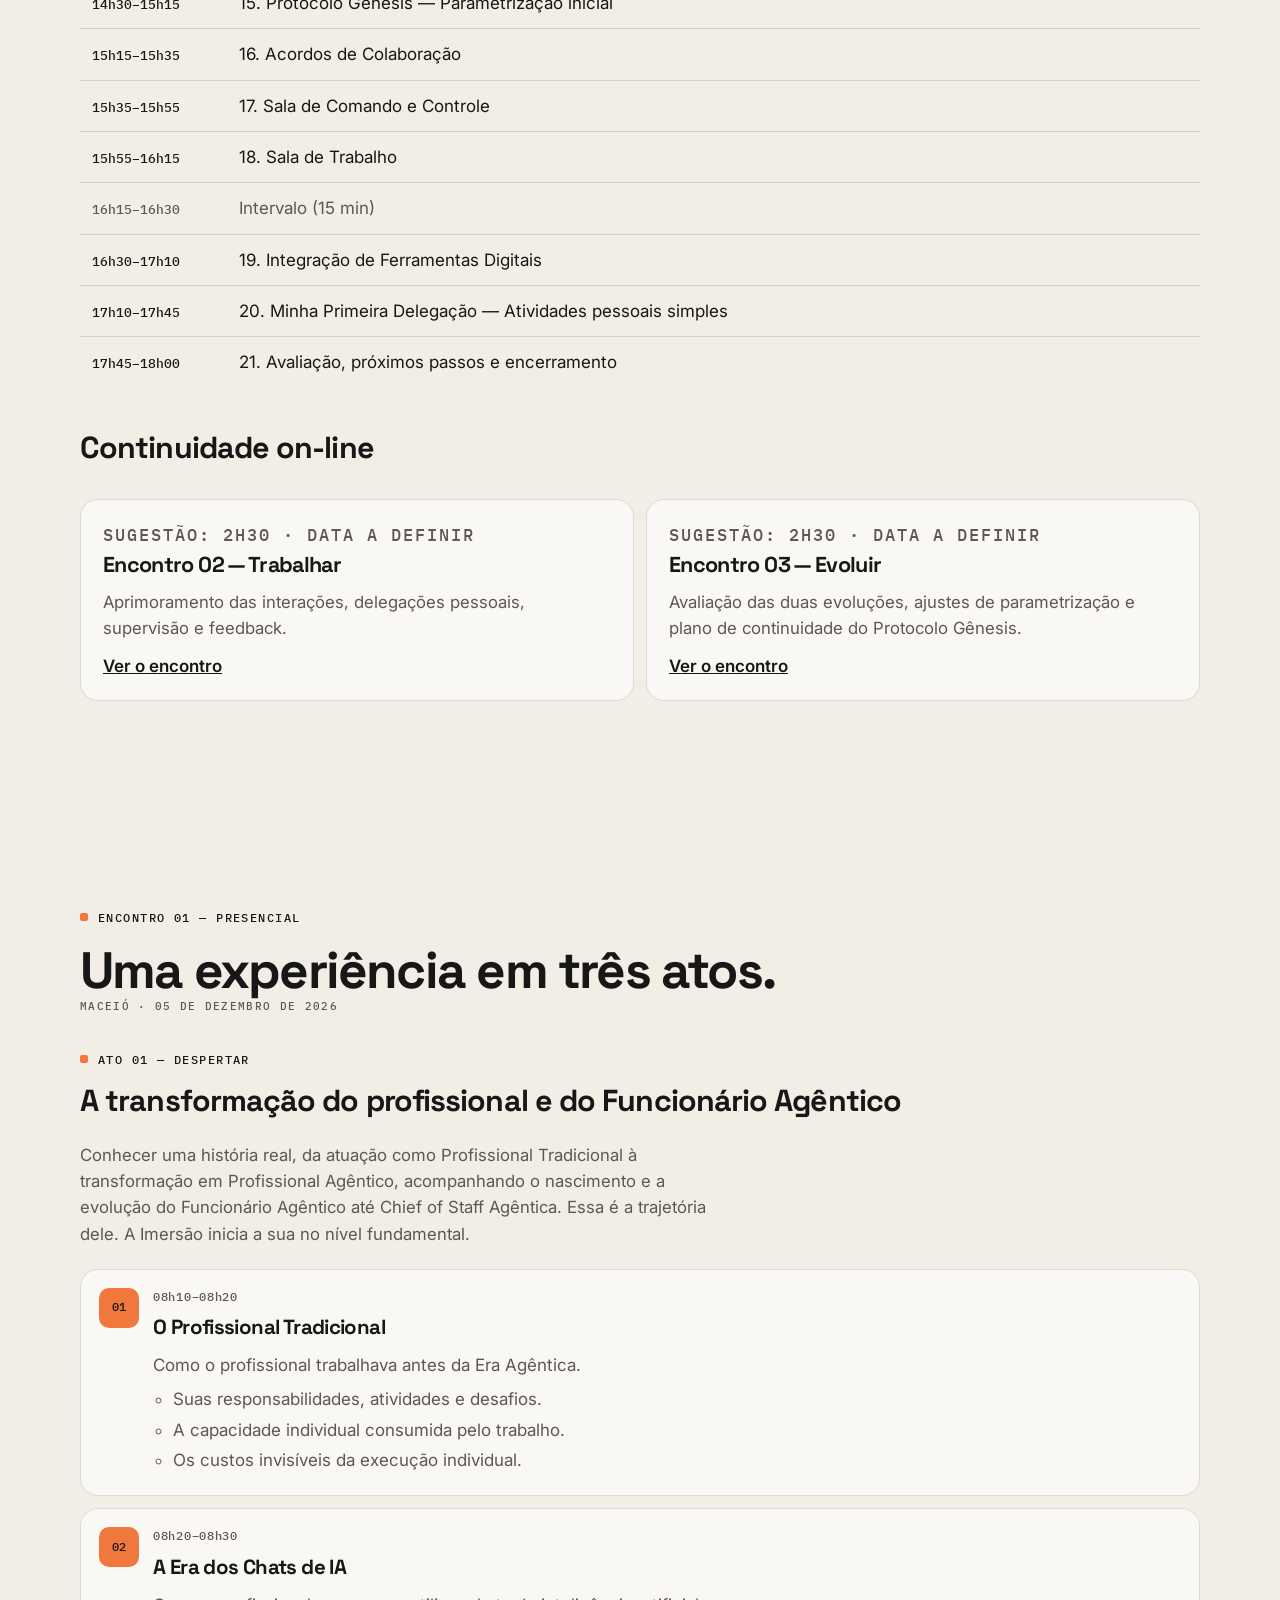
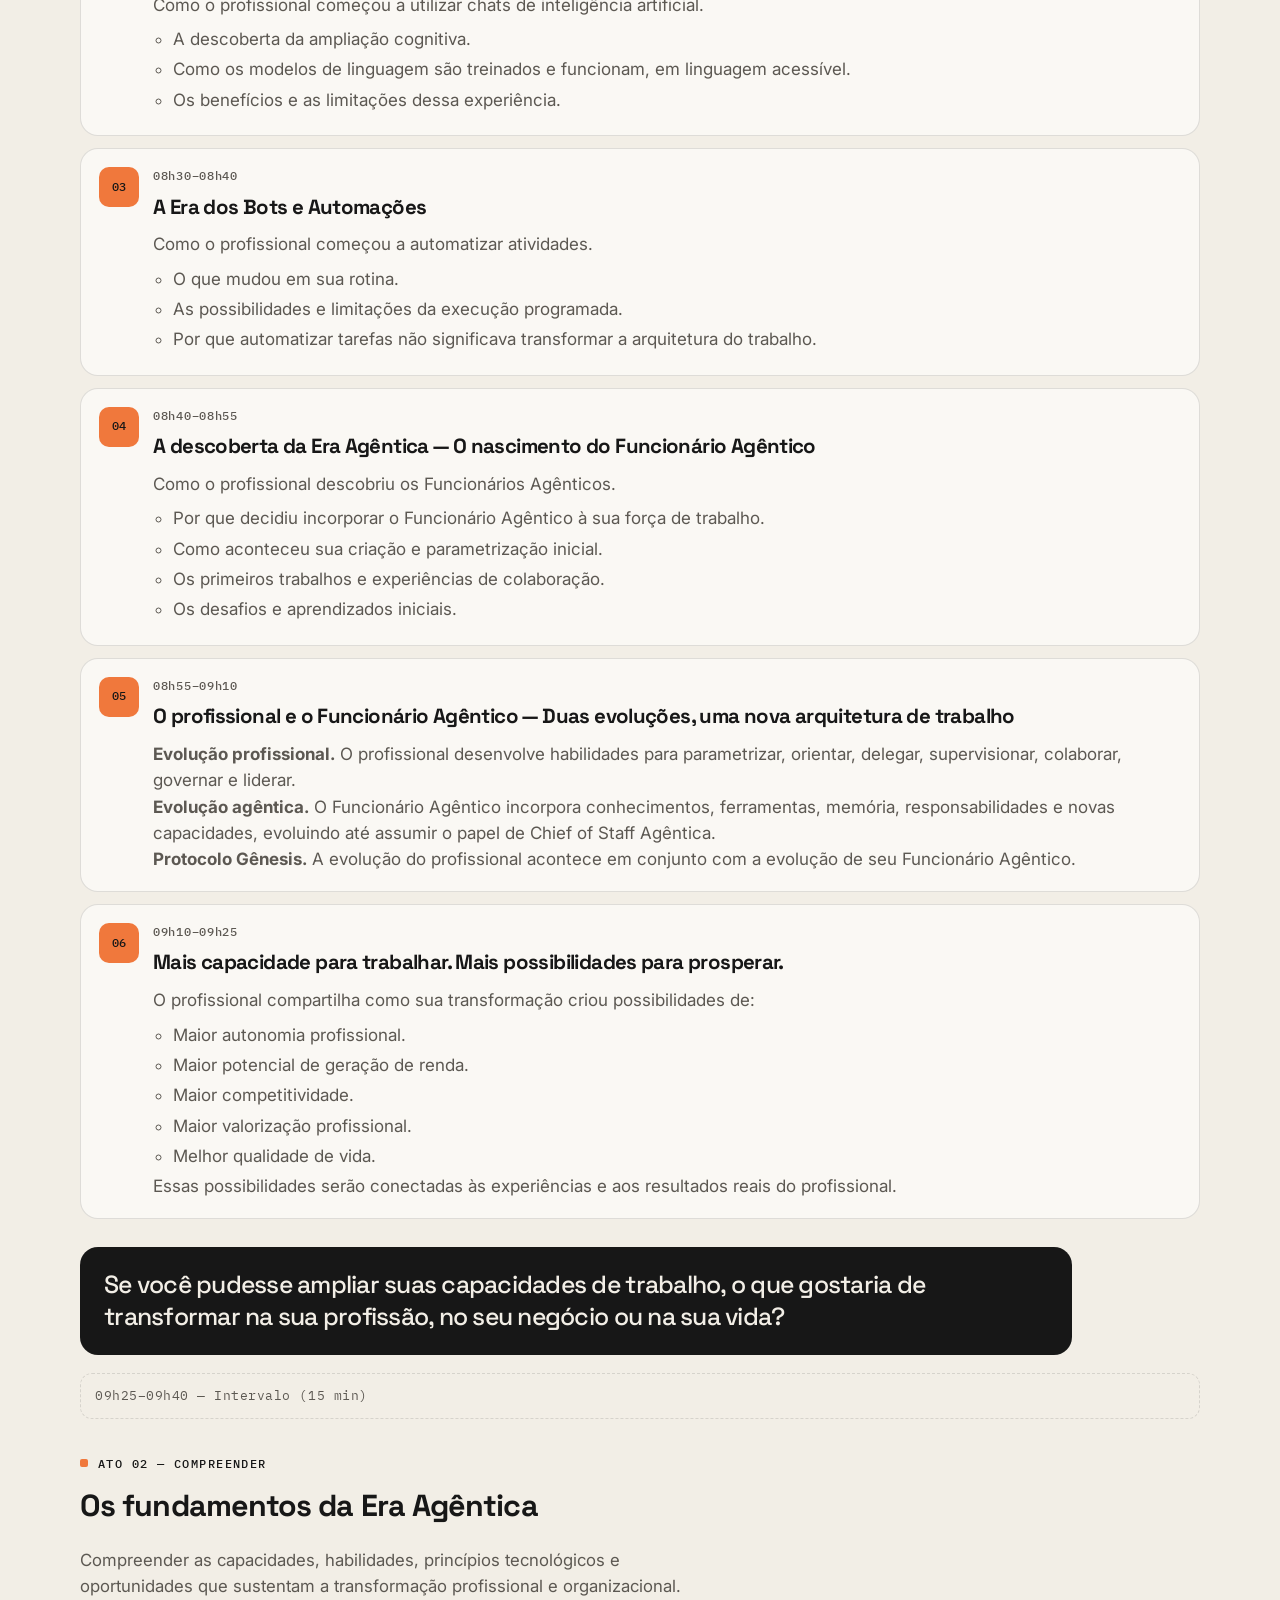
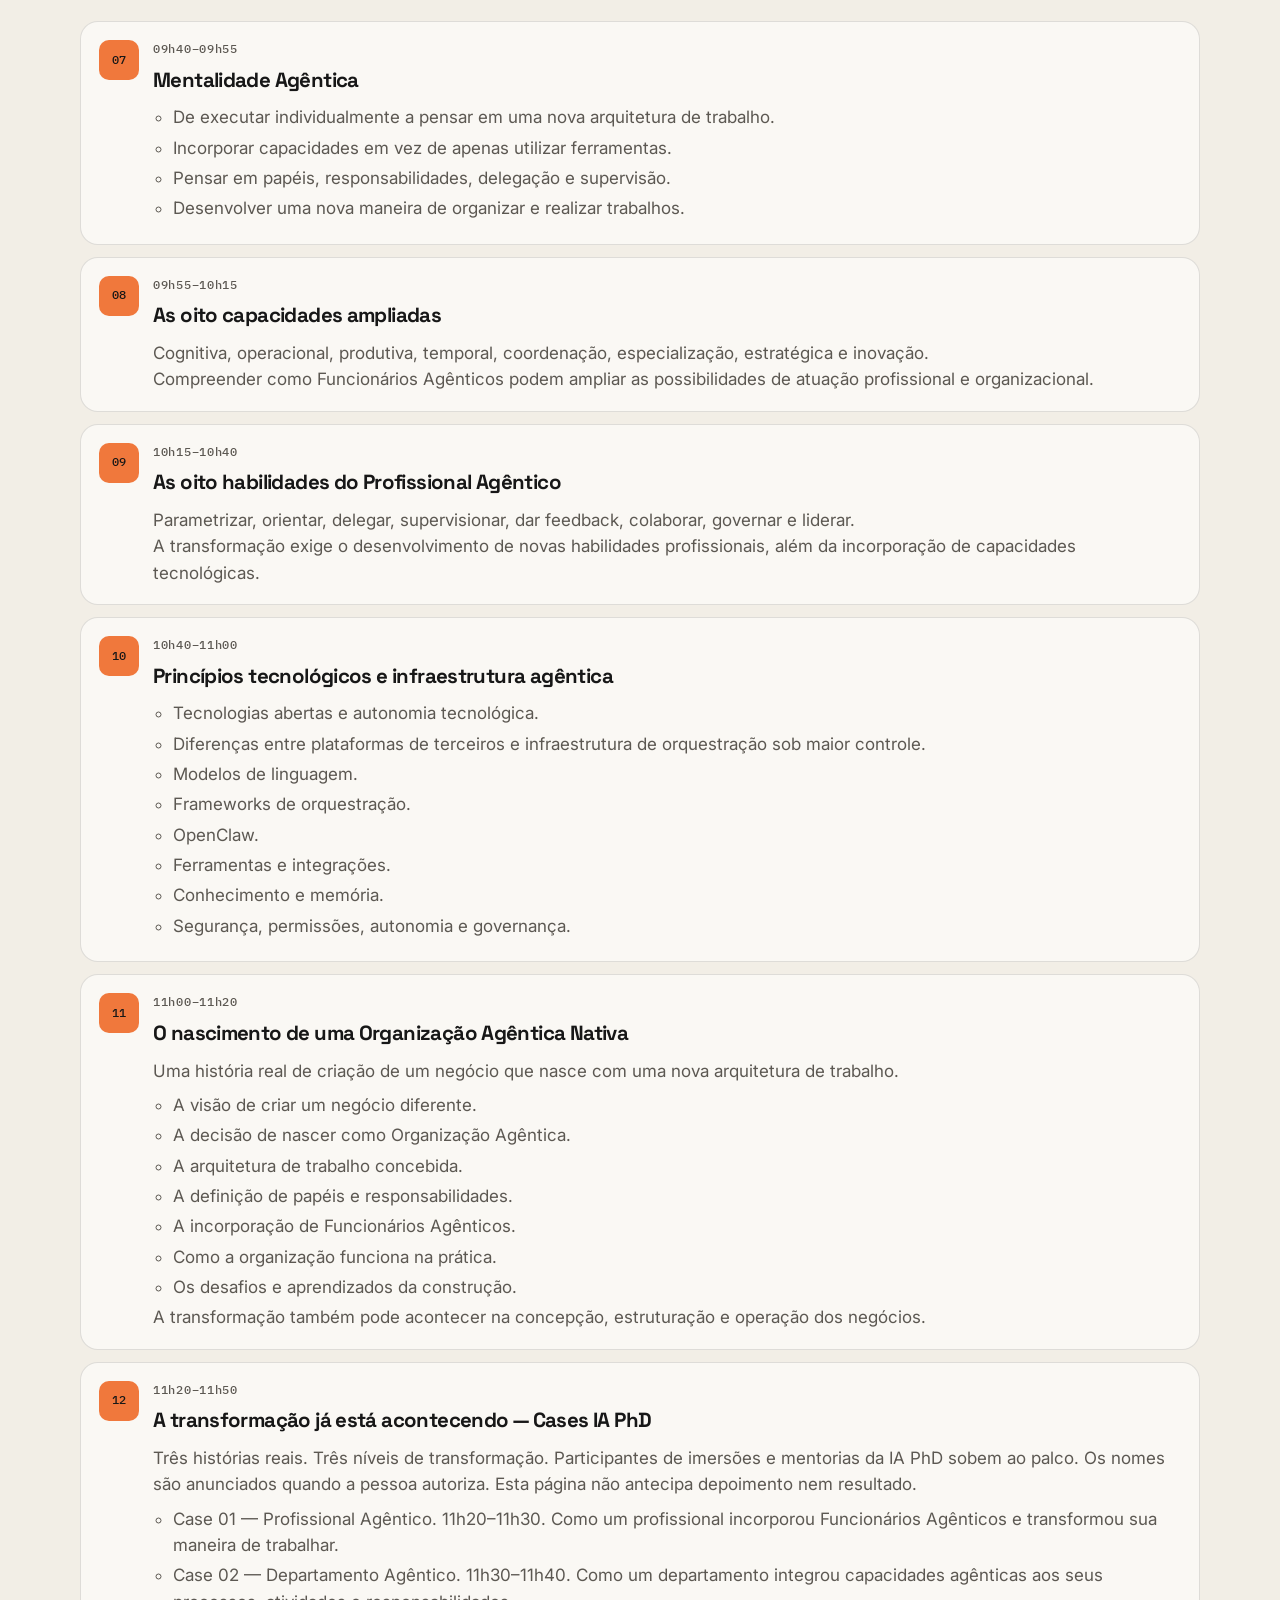
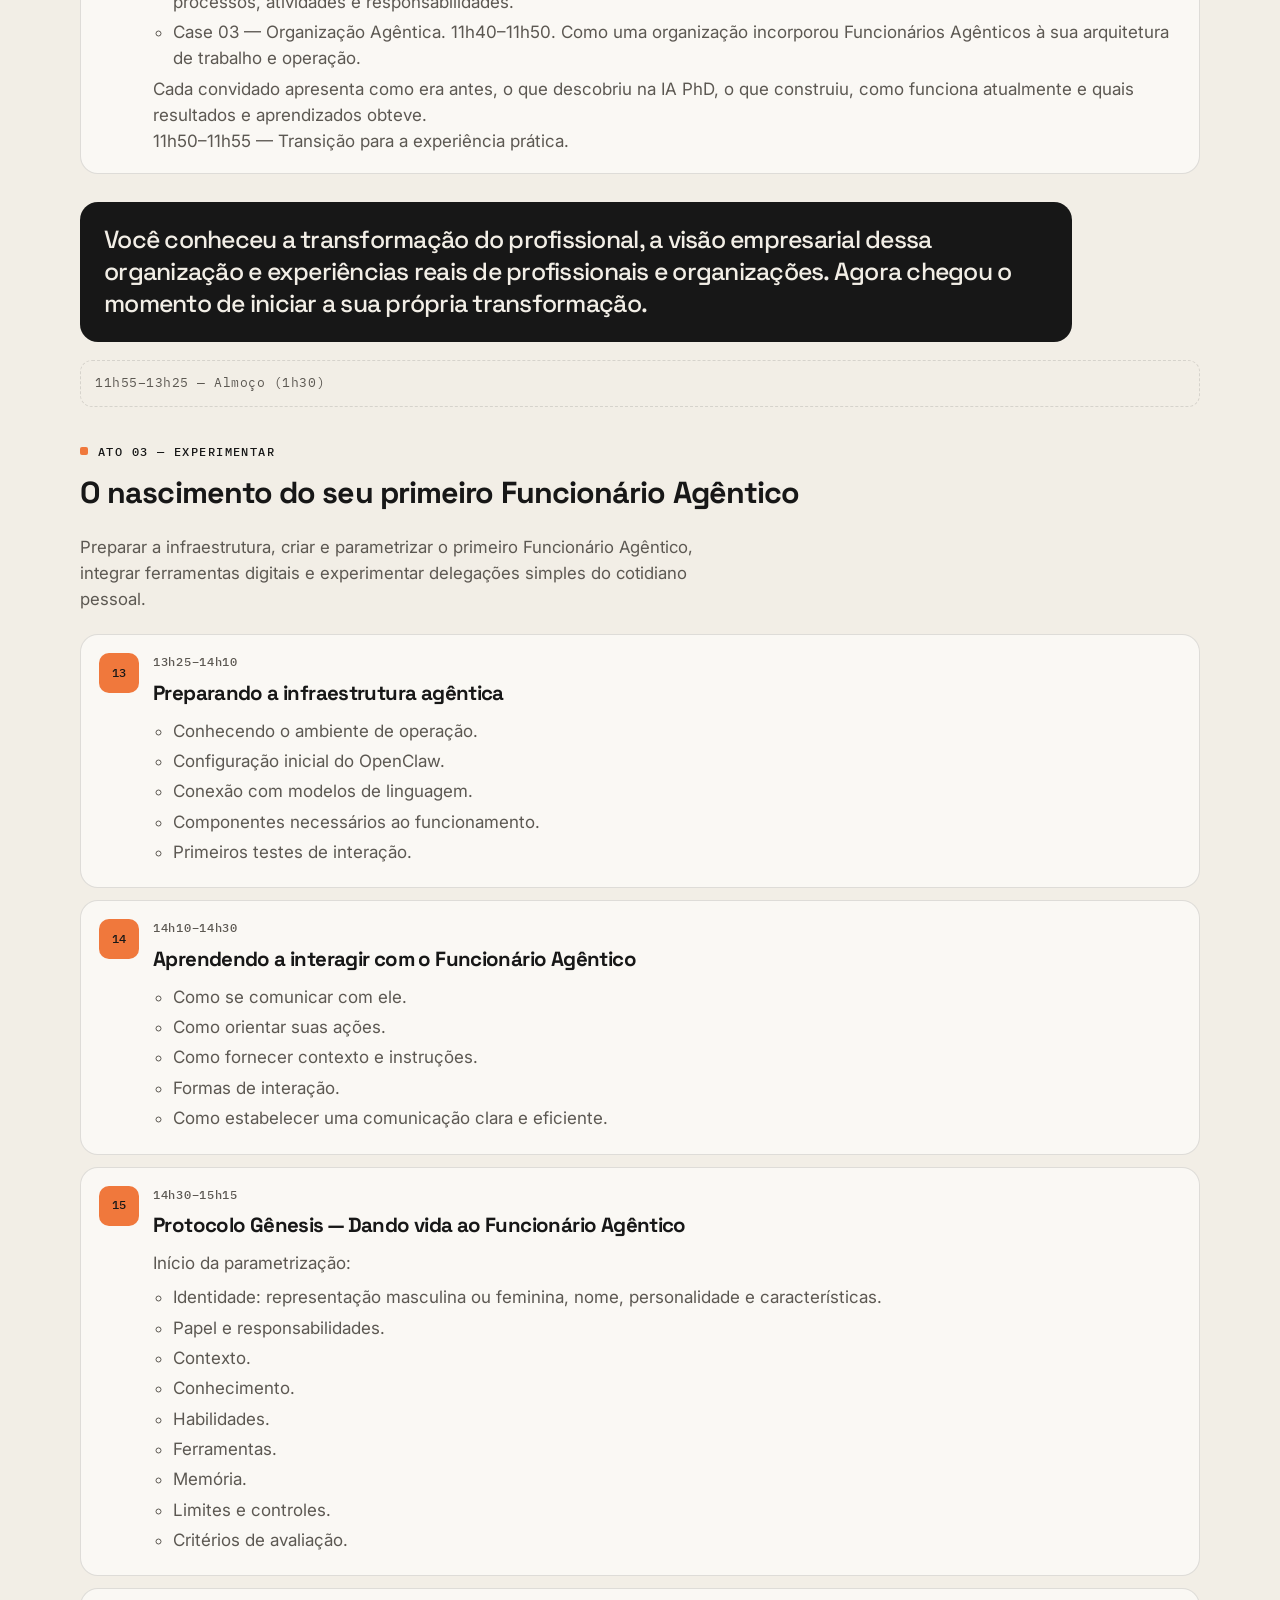
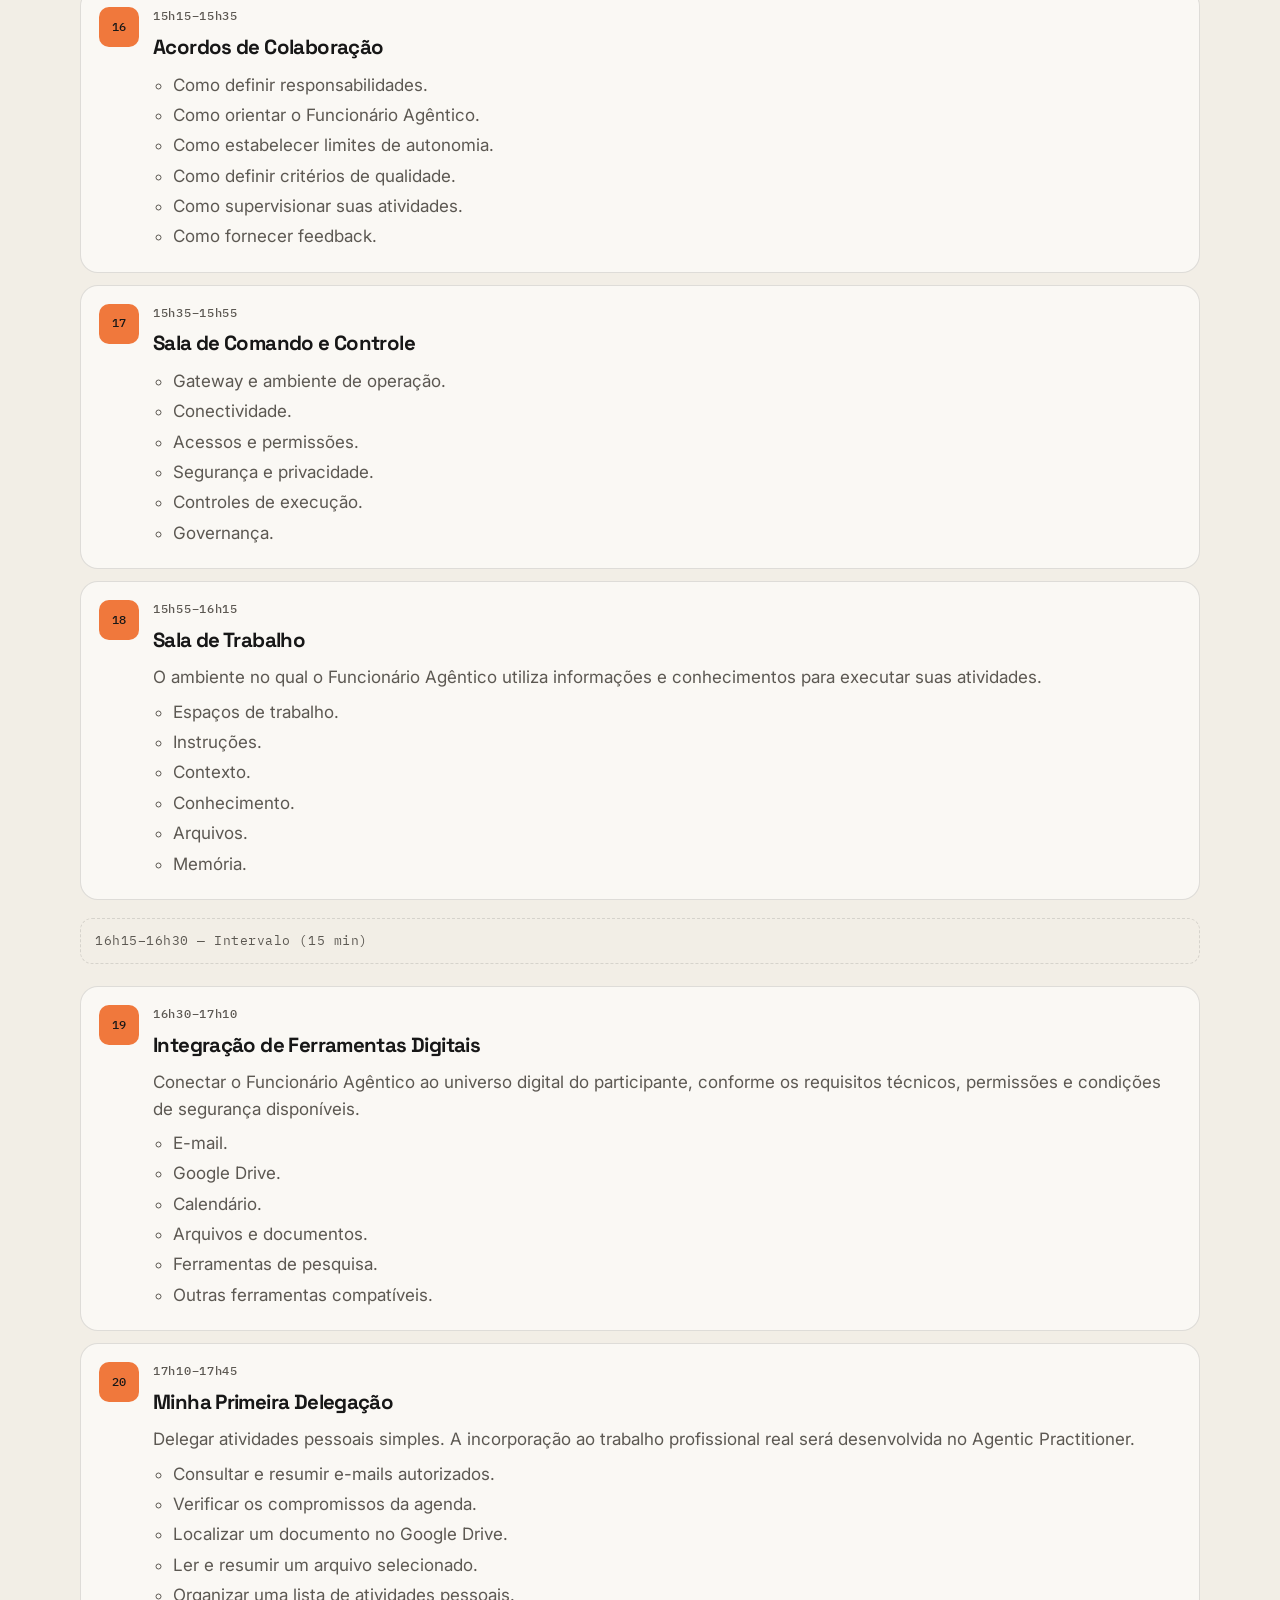
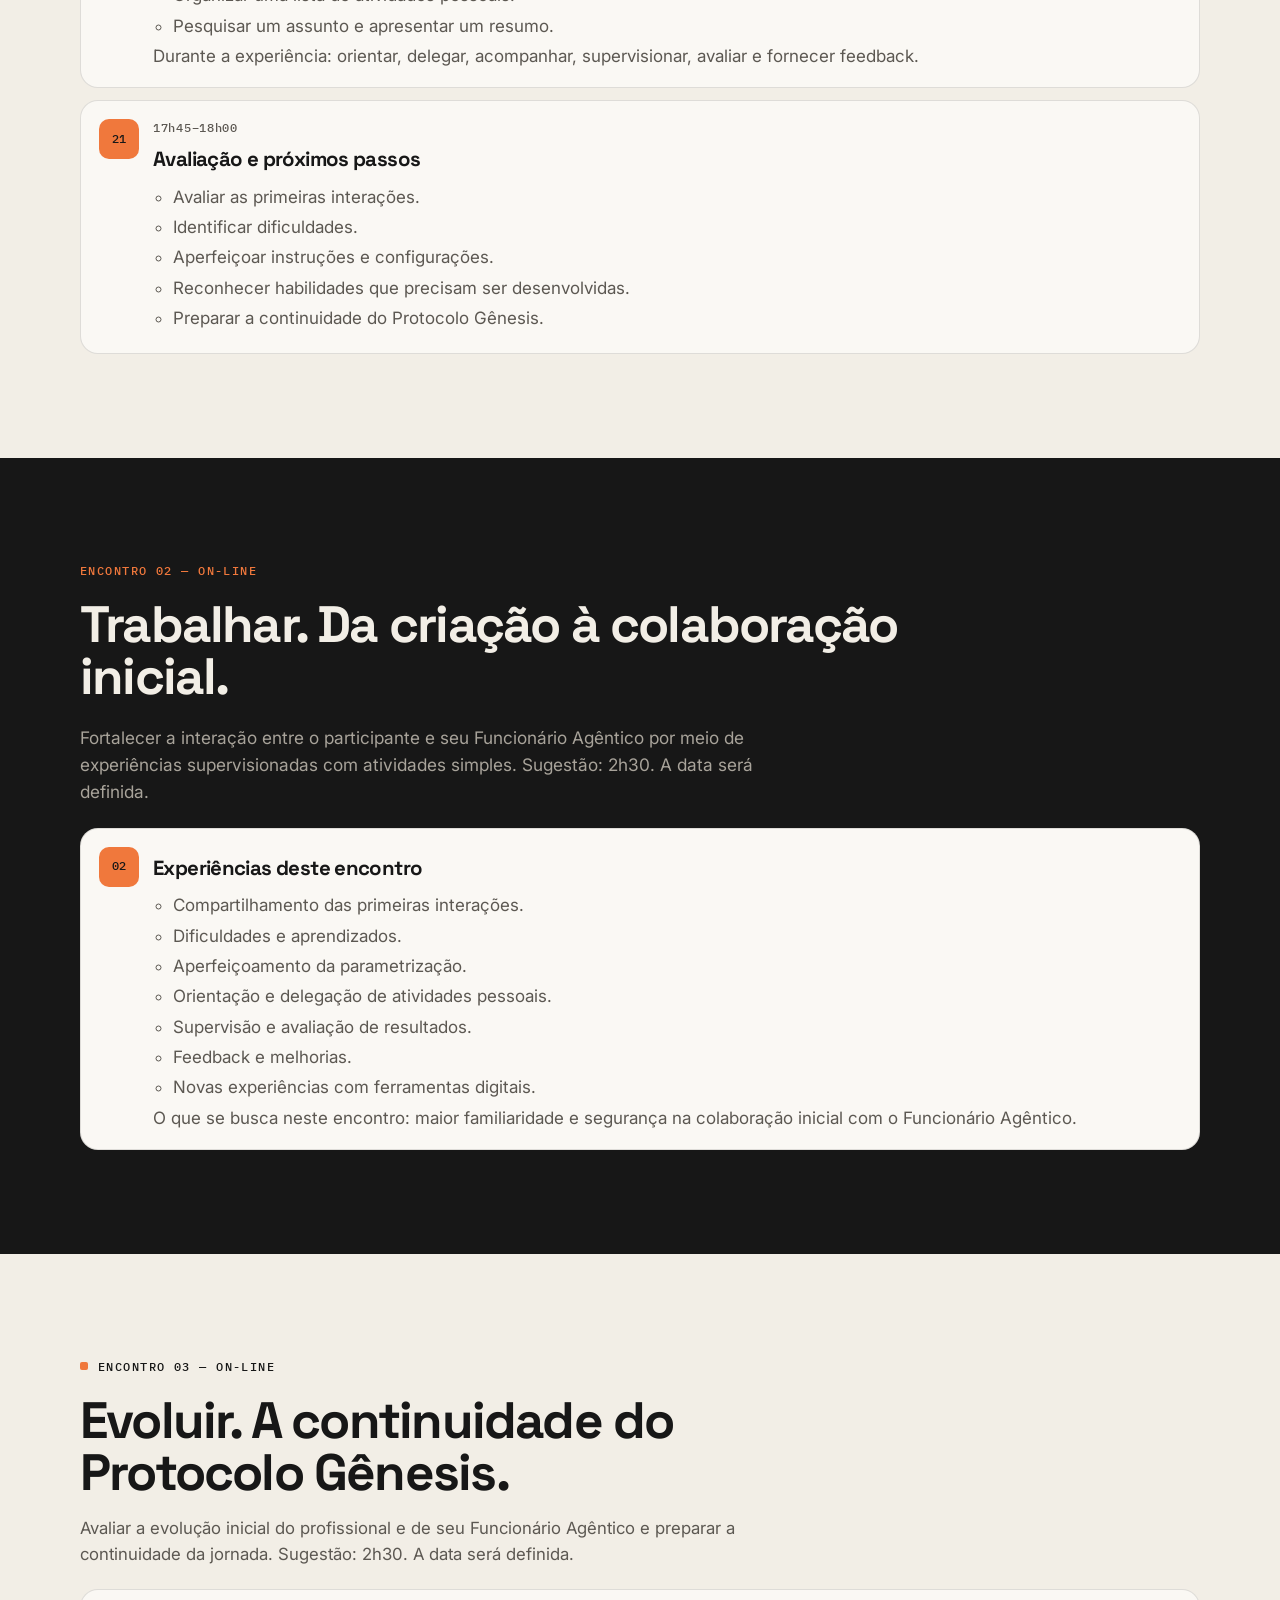
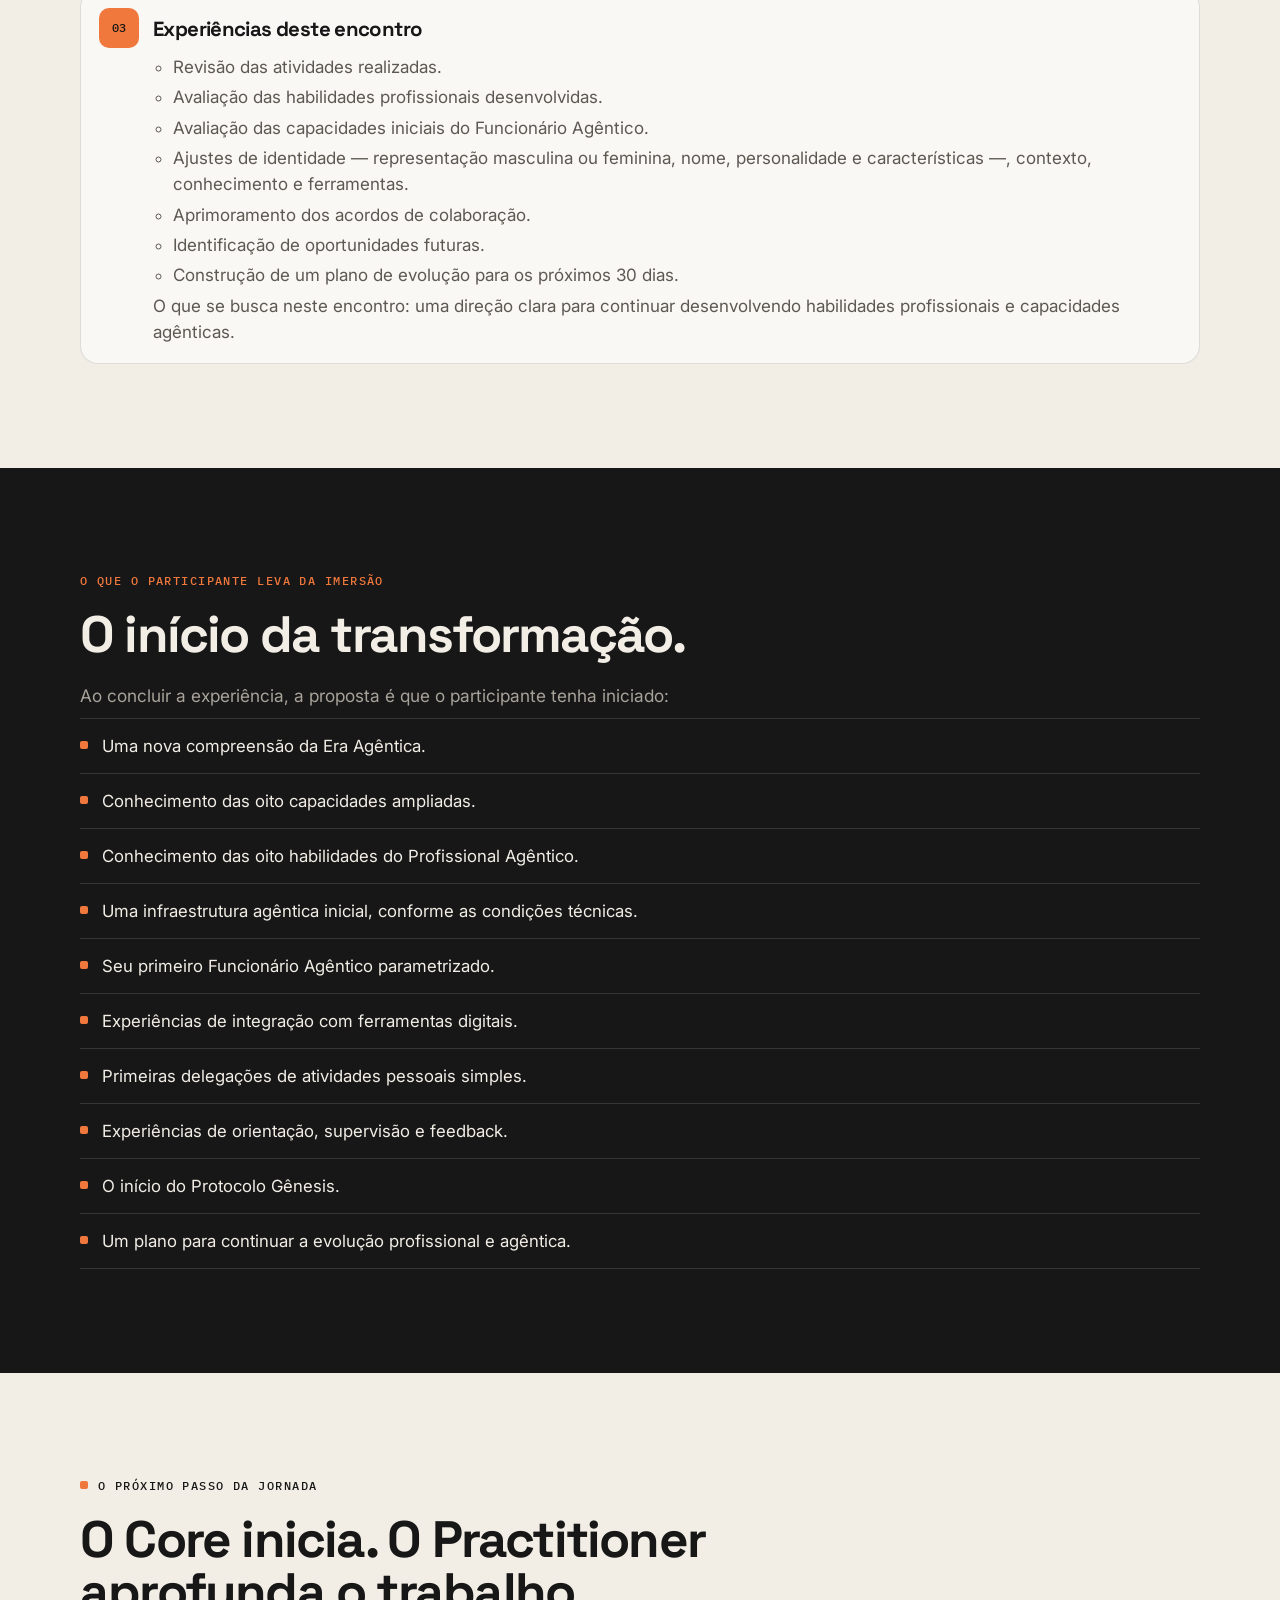
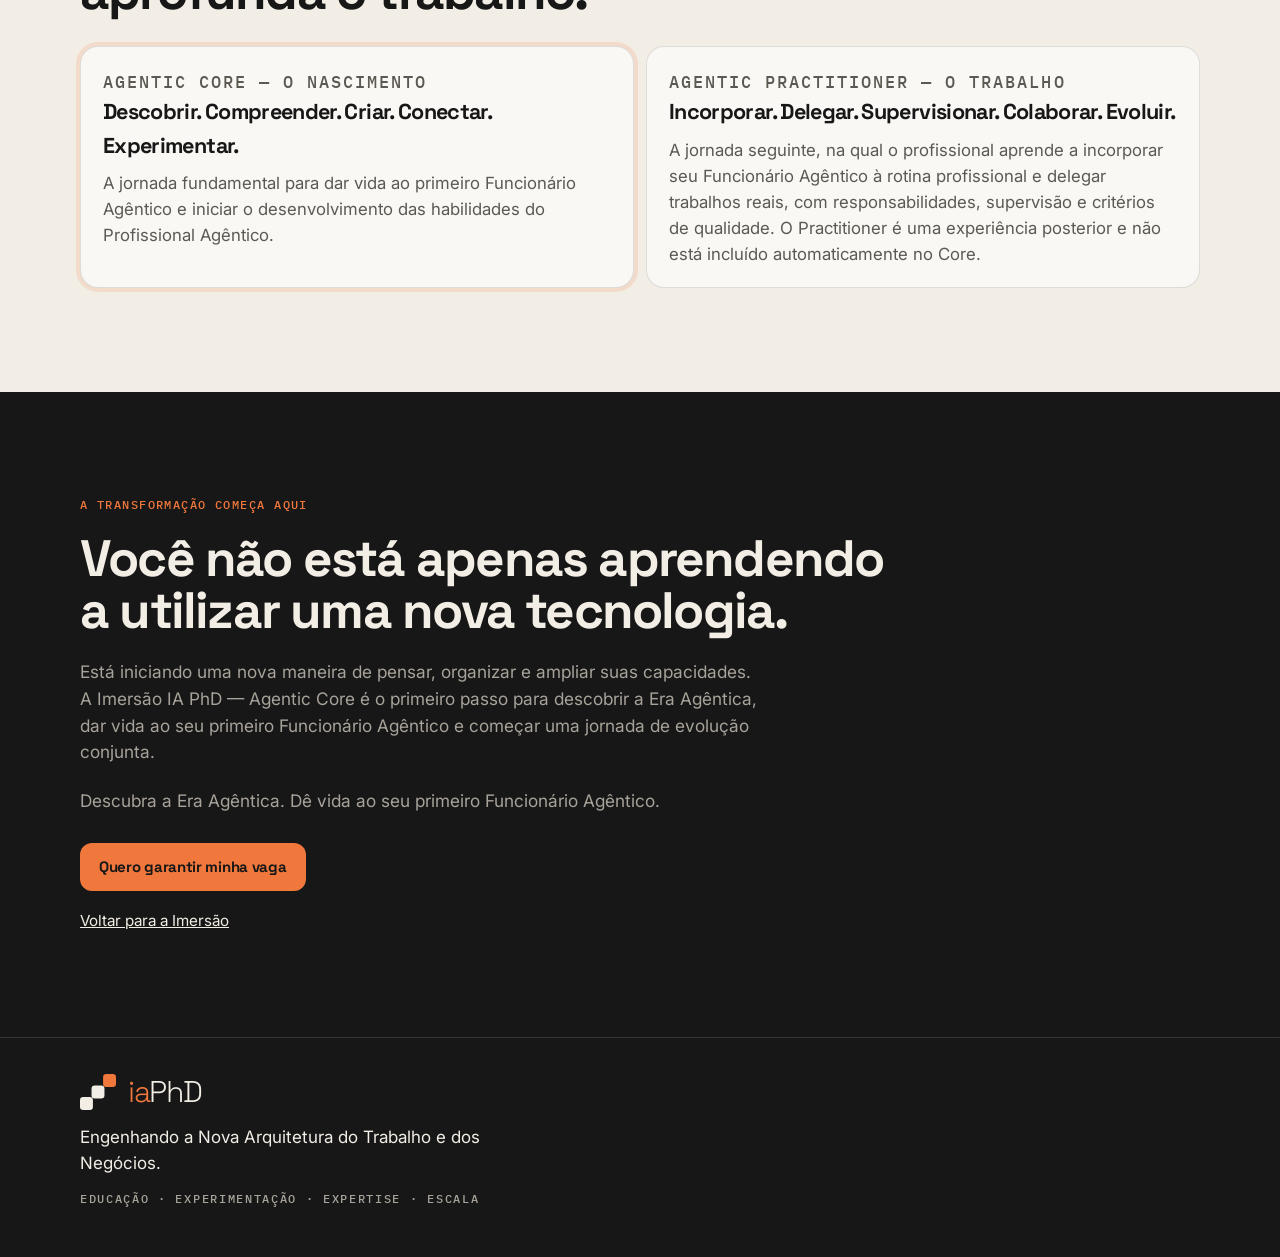
<file: imersao/programa/index.html>
<!DOCTYPE html>
<html lang="pt-BR" data-oferta="imersao-0512" data-perfil="profissional">
<head>
  <meta charset="UTF-8">
  <meta name="viewport" content="width=device-width, initial-scale=1">
  <title>IA PhD — Como funciona a Imersão Agentic Core</title>
  <meta name="description" content="O percurso da Imersão IA PhD — Agentic Core: um encontro presencial em Maceió, em 5 de dezembro de 2026, e dois encontros on-line. Descobrir, compreender e dar vida ao primeiro Funcionário Agêntico.">
  <meta name="theme-color" content="#171717">
  <link rel="canonical" href="https://aiphd.com.br/imersao/programa/">
  <link rel="icon" href="/favicon.svg" type="image/svg+xml">
  <link rel="preconnect" href="https://fonts.googleapis.com">
  <link rel="preconnect" href="https://fonts.gstatic.com" crossorigin>
  <link href="https://fonts.googleapis.com/css2?family=IBM+Plex+Mono:wght@400;500&family=Inter:wght@400;500;600&family=Space+Grotesk:wght@300;500;700&display=swap" rel="stylesheet">
  <link rel="stylesheet" href="/styles.css?v=agenda2">
</head>
<body class="core-page">
  <a class="skip" href="#conteudo">Ir para o conteúdo</a>

  <header class="header">
    <div class="container header-inner">
      <a class="brand" href="/imersao/" aria-label="Imersão Agentic Core">
        <svg class="mark" viewBox="0 0 140.4 140.4" aria-hidden="true">
          <rect x="0" y="90" width="50.4" height="50.4" rx="12.6" fill="#F2EEE6"/>
          <rect x="45" y="45" width="50.4" height="50.4" rx="12.6" fill="#F2EEE6"/>
          <rect x="90" y="0" width="50.4" height="50.4" rx="12.6" fill="#F0783C"/>
        </svg>
        <span class="brand-text">
          <span class="wordmark"><span class="ia">ia</span><span class="phd">PhD</span></span>
          <span class="brand-sig">Engenhando a Nova Arquitetura do Trabalho e dos Negócios</span>
        </span>
      </a>
      <a class="btn btn-ghost header-cta" href="/imersao/#conversa">
        <span class="cta-full">Quero garantir minha vaga</span>
        <span class="cta-short">Minha vaga</span>
      </a>
    </div>
  </header>

  <main id="conteudo">
    <section class="hero">
      <div class="container hero-inner">
        <p class="kicker kicker-on-dark">Imersão IA PhD — Agentic Core</p>
        <h1 class="display core-title">Descubra a Era Agêntica. Dê vida ao seu primeiro Funcionário Agêntico.</h1>
        <p class="core-date">Sábado, 05 de dezembro de 2026 · Maceió — AL</p>
        <p class="lead">Formato: 1 encontro presencial + 2 encontros on-line.</p>
        <p class="lead">Mais capacidade para trabalhar. Mais possibilidades para prosperar.</p>
        <ul class="core-facts">
          <li><a href="#encontro-01"><strong>01</strong><span>Presencial · três atos</span></a></li>
          <li><a href="#encontro-02"><strong>02</strong><span>On-line · trabalhar</span></a></li>
          <li><a href="#encontro-03"><strong>03</strong><span>On-line · evoluir</span></a></li>
        </ul>
        <p class="fine"><a class="hero-link" href="#agenda">Ver a agenda do sábado</a></p>
      </div>
    </section>

    <section class="band band-paper">
      <div class="container">
        <p class="body body-intro">Ao incorporar Funcionários Agênticos à sua força de trabalho, você pode ampliar suas capacidades, potencializar seus resultados e criar novas oportunidades de crescimento profissional, financeiro e pessoal.</p>
        <p class="body">A Imersão IA PhD — Agentic Core é uma experiência de descoberta, compreensão e experimentação que marca o início de duas evoluções conectadas: a do profissional e a de seu primeiro Funcionário Agêntico.</p>
      </div>
    </section>

    <section class="band band-paper" id="agenda">
      <div class="container">
        <p class="index">Agenda</p>
        <h2>Agenda da Imersão IA PhD — Agentic Core</h2>
        <p class="journey-code">Sábado, 05 de dezembro de 2026 · Maceió — AL</p>
        <p class="body body-intro">Sugiro uma experiência presencial das 8h às 18h, com 8 horas de conteúdo e práticas, além dos intervalos. A manhã será dedicada à descoberta e à compreensão; a tarde, à criação do primeiro Funcionário Agêntico.</p>
        <ul class="core-facts agenda-facts">
          <li><strong>08h</strong><span>Início</span></li>
          <li><strong>18h</strong><span>Encerramento</span></li>
          <li><strong>10h</strong><span>Experiência total</span></li>
        </ul>

        <div class="act-head">
          <h3>Distribuição do dia</h3>
          <p class="body">480 min de conteúdo e práticas, além dos intervalos. O acolhimento de 10 minutos abre a manhã e entra nessa conta.</p>
        </div>
        <ol class="agenda-split">
          <li><span>Despertar</span><strong>75 min</strong></li>
          <li><span>Compreender</span><strong>135 min</strong></li>
          <li><span>Experimentar</span><strong>4h20</strong></li>
        </ol>

        <div class="act-head">
          <p class="journey-kicker">Manhã — Despertar e Compreender</p>
          <h3>Ato 01 · Despertar — A transformação do profissional e do Funcionário Agêntico</h3>
        </div>
        <div class="agenda-wrap">
          <table class="agenda">
            <thead>
              <tr><th scope="col">Horário</th><th scope="col">Experiência</th></tr>
            </thead>
            <tbody>
              <tr><td>08h00–08h10</td><td>Acolhimento e abertura</td></tr>
              <tr><td>08h10–08h20</td><td><a href="#passo-01">01. O Profissional Tradicional</a></td></tr>
              <tr><td>08h20–08h30</td><td><a href="#passo-02">02. A Era dos Chats de IA</a></td></tr>
              <tr><td>08h30–08h40</td><td><a href="#passo-03">03. A Era dos Bots e Automações</a></td></tr>
              <tr><td>08h40–08h55</td><td><a href="#passo-04">04. O nascimento do Funcionário Agêntico</a></td></tr>
              <tr><td>08h55–09h10</td><td><a href="#passo-05">05. Duas evoluções: o profissional e o Funcionário Agêntico</a></td></tr>
              <tr><td>09h10–09h25</td><td><a href="#passo-06">06. Mais capacidade para trabalhar. Mais possibilidades para prosperar.</a></td></tr>
              <tr class="is-break"><td>09h25–09h40</td><td>Intervalo (15 min)</td></tr>
            </tbody>
          </table>
        </div>

        <div class="act-head">
          <h3>Ato 02 · Compreender — Os fundamentos da Era Agêntica</h3>
        </div>
        <div class="agenda-wrap">
          <table class="agenda">
            <thead>
              <tr><th scope="col">Horário</th><th scope="col">Experiência</th></tr>
            </thead>
            <tbody>
              <tr><td>09h40–09h55</td><td><a href="#passo-07">07. Mentalidade Agêntica</a></td></tr>
              <tr><td>09h55–10h15</td><td><a href="#passo-08">08. As oito capacidades ampliadas</a></td></tr>
              <tr><td>10h15–10h40</td><td><a href="#passo-09">09. As oito habilidades do Profissional Agêntico</a></td></tr>
              <tr><td>10h40–11h00</td><td><a href="#passo-10">10. Princípios tecnológicos e infraestrutura agêntica</a></td></tr>
              <tr><td>11h00–11h20</td><td><a href="#passo-11">11. O nascimento de uma Organização Agêntica Nativa</a></td></tr>
              <tr><td>11h20–11h30</td><td><a href="#passo-12">Case 01 — Profissional Agêntico</a></td></tr>
              <tr><td>11h30–11h40</td><td><a href="#passo-12">Case 02 — Departamento Agêntico</a></td></tr>
              <tr><td>11h40–11h50</td><td><a href="#passo-12">Case 03 — Organização Agêntica</a></td></tr>
              <tr><td>11h50–11h55</td><td>Transição para a experiência prática</td></tr>
              <tr class="is-break"><td>11h55–13h25</td><td>Almoço (1h30)</td></tr>
            </tbody>
          </table>
        </div>

        <div class="act-head">
          <p class="journey-kicker">Tarde — Experimentar</p>
          <h3>Ato 03 · Experimentar — O nascimento do primeiro Funcionário Agêntico</h3>
        </div>
        <div class="agenda-wrap">
          <table class="agenda">
            <thead>
              <tr><th scope="col">Horário</th><th scope="col">Experiência</th></tr>
            </thead>
            <tbody>
              <tr><td>13h25–14h10</td><td><a href="#passo-13">13. Preparando a infraestrutura agêntica</a></td></tr>
              <tr><td>14h10–14h30</td><td><a href="#passo-14">14. Aprendendo a interagir com o Funcionário Agêntico</a></td></tr>
              <tr><td>14h30–15h15</td><td><a href="#passo-15">15. Protocolo Gênesis — Parametrização inicial</a></td></tr>
              <tr><td>15h15–15h35</td><td><a href="#passo-16">16. Acordos de Colaboração</a></td></tr>
              <tr><td>15h35–15h55</td><td><a href="#passo-17">17. Sala de Comando e Controle</a></td></tr>
              <tr><td>15h55–16h15</td><td><a href="#passo-18">18. Sala de Trabalho</a></td></tr>
              <tr class="is-break"><td>16h15–16h30</td><td>Intervalo (15 min)</td></tr>
              <tr><td>16h30–17h10</td><td><a href="#passo-19">19. Integração de Ferramentas Digitais</a></td></tr>
              <tr><td>17h10–17h45</td><td><a href="#passo-20">20. Minha Primeira Delegação — Atividades pessoais simples</a></td></tr>
              <tr><td>17h45–18h00</td><td><a href="#passo-21">21. Avaliação, próximos passos e encerramento</a></td></tr>
            </tbody>
          </table>
        </div>

        <div class="act-head">
          <h3>Continuidade on-line</h3>
        </div>
        <div class="reality">
          <article>
            <p class="journey-code">Sugestão: 2h30 · Data a definir</p>
            <h3>Encontro 02 — Trabalhar</h3>
            <p>Aprimoramento das interações, delegações pessoais, supervisão e feedback.</p>
            <a class="map-more" href="#encontro-02">Ver o encontro</a>
          </article>
          <article>
            <p class="journey-code">Sugestão: 2h30 · Data a definir</p>
            <h3>Encontro 03 — Evoluir</h3>
            <p>Avaliação das duas evoluções, ajustes de parametrização e plano de continuidade do Protocolo Gênesis.</p>
            <a class="map-more" href="#encontro-03">Ver o encontro</a>
          </article>
        </div>
      </div>
    </section>

    <section class="band band-paper" id="encontro-01">
      <div class="container">
        <p class="index">Encontro 01 — Presencial</p>
        <h2>Uma experiência em três atos.</h2>
        <p class="journey-code">Maceió · 05 de dezembro de 2026</p>

        <div class="act-head" id="ato-01">
          <p class="journey-kicker">Ato 01 — Despertar</p>
          <h3>A transformação do profissional e do Funcionário Agêntico</h3>
          <p class="body">Conhecer uma história real, da atuação como Profissional Tradicional à transformação em Profissional Agêntico, acompanhando o nascimento e a evolução do Funcionário Agêntico até Chief of Staff Agêntica. Essa é a trajetória dele. A Imersão inicia a sua no nível fundamental.</p>
        </div>
        <ol class="program">
          <li>
            <span class="level-num">01</span>
            <div>
              <p class="slot">08h10–08h20</p>
              <h3 id="passo-01">O Profissional Tradicional</h3>
              <p>Como o profissional trabalhava antes da Era Agêntica.</p>
              <ul>
                <li>Suas responsabilidades, atividades e desafios.</li>
                <li>A capacidade individual consumida pelo trabalho.</li>
                <li>Os custos invisíveis da execução individual.</li>
              </ul>
            </div>
          </li>
          <li>
            <span class="level-num">02</span>
            <div>
              <p class="slot">08h20–08h30</p>
              <h3 id="passo-02">A Era dos Chats de IA</h3>
              <p>Como o profissional começou a utilizar chats de inteligência artificial.</p>
              <ul>
                <li>A descoberta da ampliação cognitiva.</li>
                <li>Como os modelos de linguagem são treinados e funcionam, em linguagem acessível.</li>
                <li>Os benefícios e as limitações dessa experiência.</li>
              </ul>
            </div>
          </li>
          <li>
            <span class="level-num">03</span>
            <div>
              <p class="slot">08h30–08h40</p>
              <h3 id="passo-03">A Era dos Bots e Automações</h3>
              <p>Como o profissional começou a automatizar atividades.</p>
              <ul>
                <li>O que mudou em sua rotina.</li>
                <li>As possibilidades e limitações da execução programada.</li>
                <li>Por que automatizar tarefas não significava transformar a arquitetura do trabalho.</li>
              </ul>
            </div>
          </li>
          <li>
            <span class="level-num">04</span>
            <div>
              <p class="slot">08h40–08h55</p>
              <h3 id="passo-04">A descoberta da Era Agêntica — O nascimento do Funcionário Agêntico</h3>
              <p>Como o profissional descobriu os Funcionários Agênticos.</p>
              <ul>
                <li>Por que decidiu incorporar o Funcionário Agêntico à sua força de trabalho.</li>
                <li>Como aconteceu sua criação e parametrização inicial.</li>
                <li>Os primeiros trabalhos e experiências de colaboração.</li>
                <li>Os desafios e aprendizados iniciais.</li>
              </ul>
            </div>
          </li>
          <li>
            <span class="level-num">05</span>
            <div>
              <p class="slot">08h55–09h10</p>
              <h3 id="passo-05">O profissional e o Funcionário Agêntico — Duas evoluções, uma nova arquitetura de trabalho</h3>
              <p><strong>Evolução profissional.</strong> O profissional desenvolve habilidades para parametrizar, orientar, delegar, supervisionar, colaborar, governar e liderar.</p>
              <p><strong>Evolução agêntica.</strong> O Funcionário Agêntico incorpora conhecimentos, ferramentas, memória, responsabilidades e novas capacidades, evoluindo até assumir o papel de Chief of Staff Agêntica.</p>
              <p><strong>Protocolo Gênesis.</strong> A evolução do profissional acontece em conjunto com a evolução de seu Funcionário Agêntico.</p>
            </div>
          </li>
          <li>
            <span class="level-num">06</span>
            <div>
              <p class="slot">09h10–09h25</p>
              <h3 id="passo-06">Mais capacidade para trabalhar. Mais possibilidades para prosperar.</h3>
              <p>O profissional compartilha como sua transformação criou possibilidades de:</p>
              <ul>
                <li>Maior autonomia profissional.</li>
                <li>Maior potencial de geração de renda.</li>
                <li>Maior competitividade.</li>
                <li>Maior valorização profissional.</li>
                <li>Melhor qualidade de vida.</li>
              </ul>
              <p>Essas possibilidades serão conectadas às experiências e aos resultados reais do profissional.</p>
            </div>
          </li>
        </ol>
        <p class="method-sign">Se você pudesse ampliar suas capacidades de trabalho, o que gostaria de transformar na sua profissão, no seu negócio ou na sua vida?</p>
        <p class="agenda-pause">09h25–09h40 — Intervalo (15 min)</p>

        <div class="act-head" id="ato-02">
          <p class="journey-kicker">Ato 02 — Compreender</p>
          <h3>Os fundamentos da Era Agêntica</h3>
          <p class="body">Compreender as capacidades, habilidades, princípios tecnológicos e oportunidades que sustentam a transformação profissional e organizacional.</p>
        </div>
        <ol class="program">
          <li>
            <span class="level-num">07</span>
            <div>
              <p class="slot">09h40–09h55</p>
              <h3 id="passo-07">Mentalidade Agêntica</h3>
              <ul>
                <li>De executar individualmente a pensar em uma nova arquitetura de trabalho.</li>
                <li>Incorporar capacidades em vez de apenas utilizar ferramentas.</li>
                <li>Pensar em papéis, responsabilidades, delegação e supervisão.</li>
                <li>Desenvolver uma nova maneira de organizar e realizar trabalhos.</li>
              </ul>
            </div>
          </li>
          <li>
            <span class="level-num">08</span>
            <div>
              <p class="slot">09h55–10h15</p>
              <h3 id="passo-08">As oito capacidades ampliadas</h3>
              <p>Cognitiva, operacional, produtiva, temporal, coordenação, especialização, estratégica e inovação.</p>
              <p>Compreender como Funcionários Agênticos podem ampliar as possibilidades de atuação profissional e organizacional.</p>
            </div>
          </li>
          <li>
            <span class="level-num">09</span>
            <div>
              <p class="slot">10h15–10h40</p>
              <h3 id="passo-09">As oito habilidades do Profissional Agêntico</h3>
              <p>Parametrizar, orientar, delegar, supervisionar, dar feedback, colaborar, governar e liderar.</p>
              <p>A transformação exige o desenvolvimento de novas habilidades profissionais, além da incorporação de capacidades tecnológicas.</p>
            </div>
          </li>
          <li>
            <span class="level-num">10</span>
            <div>
              <p class="slot">10h40–11h00</p>
              <h3 id="passo-10">Princípios tecnológicos e infraestrutura agêntica</h3>
              <ul>
                <li>Tecnologias abertas e autonomia tecnológica.</li>
                <li>Diferenças entre plataformas de terceiros e infraestrutura de orquestração sob maior controle.</li>
                <li>Modelos de linguagem.</li>
                <li>Frameworks de orquestração.</li>
                <li>OpenClaw.</li>
                <li>Ferramentas e integrações.</li>
                <li>Conhecimento e memória.</li>
                <li>Segurança, permissões, autonomia e governança.</li>
              </ul>
            </div>
          </li>
          <li>
            <span class="level-num">11</span>
            <div>
              <p class="slot">11h00–11h20</p>
              <h3 id="passo-11">O nascimento de uma Organização Agêntica Nativa</h3>
              <p>Uma história real de criação de um negócio que nasce com uma nova arquitetura de trabalho.</p>
              <ul>
                <li>A visão de criar um negócio diferente.</li>
                <li>A decisão de nascer como Organização Agêntica.</li>
                <li>A arquitetura de trabalho concebida.</li>
                <li>A definição de papéis e responsabilidades.</li>
                <li>A incorporação de Funcionários Agênticos.</li>
                <li>Como a organização funciona na prática.</li>
                <li>Os desafios e aprendizados da construção.</li>
              </ul>
              <p>A transformação também pode acontecer na concepção, estruturação e operação dos negócios.</p>
            </div>
          </li>
          <li>
            <span class="level-num">12</span>
            <div>
              <p class="slot">11h20–11h50</p>
              <h3 id="passo-12">A transformação já está acontecendo — Cases IA PhD</h3>
              <p>Três histórias reais. Três níveis de transformação. Participantes de imersões e mentorias da IA PhD sobem ao palco. Os nomes são anunciados quando a pessoa autoriza. Esta página não antecipa depoimento nem resultado.</p>
              <ul>
                <li>Case 01 — Profissional Agêntico. 11h20–11h30. Como um profissional incorporou Funcionários Agênticos e transformou sua maneira de trabalhar.</li>
                <li>Case 02 — Departamento Agêntico. 11h30–11h40. Como um departamento integrou capacidades agênticas aos seus processos, atividades e responsabilidades.</li>
                <li>Case 03 — Organização Agêntica. 11h40–11h50. Como uma organização incorporou Funcionários Agênticos à sua arquitetura de trabalho e operação.</li>
              </ul>
              <p>Cada convidado apresenta como era antes, o que descobriu na IA PhD, o que construiu, como funciona atualmente e quais resultados e aprendizados obteve.</p>
              <p>11h50–11h55 — Transição para a experiência prática.</p>
            </div>
          </li>
        </ol>
        <p class="method-sign">Você conheceu a transformação do profissional, a visão empresarial dessa organização e experiências reais de profissionais e organizações. Agora chegou o momento de iniciar a sua própria transformação.</p>
        <p class="agenda-pause">11h55–13h25 — Almoço (1h30)</p>

        <div class="act-head" id="ato-03">
          <p class="journey-kicker">Ato 03 — Experimentar</p>
          <h3>O nascimento do seu primeiro Funcionário Agêntico</h3>
          <p class="body">Preparar a infraestrutura, criar e parametrizar o primeiro Funcionário Agêntico, integrar ferramentas digitais e experimentar delegações simples do cotidiano pessoal.</p>
        </div>
        <ol class="program">
          <li>
            <span class="level-num">13</span>
            <div>
              <p class="slot">13h25–14h10</p>
              <h3 id="passo-13">Preparando a infraestrutura agêntica</h3>
              <ul>
                <li>Conhecendo o ambiente de operação.</li>
                <li>Configuração inicial do OpenClaw.</li>
                <li>Conexão com modelos de linguagem.</li>
                <li>Componentes necessários ao funcionamento.</li>
                <li>Primeiros testes de interação.</li>
              </ul>
            </div>
          </li>
          <li>
            <span class="level-num">14</span>
            <div>
              <p class="slot">14h10–14h30</p>
              <h3 id="passo-14">Aprendendo a interagir com o Funcionário Agêntico</h3>
              <ul>
                <li>Como se comunicar com ele.</li>
                <li>Como orientar suas ações.</li>
                <li>Como fornecer contexto e instruções.</li>
                <li>Formas de interação.</li>
                <li>Como estabelecer uma comunicação clara e eficiente.</li>
              </ul>
            </div>
          </li>
          <li>
            <span class="level-num">15</span>
            <div>
              <p class="slot">14h30–15h15</p>
              <h3 id="passo-15">Protocolo Gênesis — Dando vida ao Funcionário Agêntico</h3>
              <p>Início da parametrização:</p>
              <ul>
                <li>Identidade: representação masculina ou feminina, nome, personalidade e características.</li>
                <li>Papel e responsabilidades.</li>
                <li>Contexto.</li>
                <li>Conhecimento.</li>
                <li>Habilidades.</li>
                <li>Ferramentas.</li>
                <li>Memória.</li>
                <li>Limites e controles.</li>
                <li>Critérios de avaliação.</li>
              </ul>
            </div>
          </li>
          <li>
            <span class="level-num">16</span>
            <div>
              <p class="slot">15h15–15h35</p>
              <h3 id="passo-16">Acordos de Colaboração</h3>
              <ul>
                <li>Como definir responsabilidades.</li>
                <li>Como orientar o Funcionário Agêntico.</li>
                <li>Como estabelecer limites de autonomia.</li>
                <li>Como definir critérios de qualidade.</li>
                <li>Como supervisionar suas atividades.</li>
                <li>Como fornecer feedback.</li>
              </ul>
            </div>
          </li>
          <li>
            <span class="level-num">17</span>
            <div>
              <p class="slot">15h35–15h55</p>
              <h3 id="passo-17">Sala de Comando e Controle</h3>
              <ul>
                <li>Gateway e ambiente de operação.</li>
                <li>Conectividade.</li>
                <li>Acessos e permissões.</li>
                <li>Segurança e privacidade.</li>
                <li>Controles de execução.</li>
                <li>Governança.</li>
              </ul>
            </div>
          </li>
          <li>
            <span class="level-num">18</span>
            <div>
              <p class="slot">15h55–16h15</p>
              <h3 id="passo-18">Sala de Trabalho</h3>
              <p>O ambiente no qual o Funcionário Agêntico utiliza informações e conhecimentos para executar suas atividades.</p>
              <ul>
                <li>Espaços de trabalho.</li>
                <li>Instruções.</li>
                <li>Contexto.</li>
                <li>Conhecimento.</li>
                <li>Arquivos.</li>
                <li>Memória.</li>
              </ul>
            </div>
          </li>
        </ol>
        <p class="agenda-pause">16h15–16h30 — Intervalo (15 min)</p>
        <ol class="program">
          <li>
            <span class="level-num">19</span>
            <div>
              <p class="slot">16h30–17h10</p>
              <h3 id="passo-19">Integração de Ferramentas Digitais</h3>
              <p>Conectar o Funcionário Agêntico ao universo digital do participante, conforme os requisitos técnicos, permissões e condições de segurança disponíveis.</p>
              <ul>
                <li>E-mail.</li>
                <li>Google Drive.</li>
                <li>Calendário.</li>
                <li>Arquivos e documentos.</li>
                <li>Ferramentas de pesquisa.</li>
                <li>Outras ferramentas compatíveis.</li>
              </ul>
            </div>
          </li>
          <li>
            <span class="level-num">20</span>
            <div>
              <p class="slot">17h10–17h45</p>
              <h3 id="passo-20">Minha Primeira Delegação</h3>
              <p>Delegar atividades pessoais simples. A incorporação ao trabalho profissional real será desenvolvida no Agentic Practitioner.</p>
              <ul>
                <li>Consultar e resumir e-mails autorizados.</li>
                <li>Verificar os compromissos da agenda.</li>
                <li>Localizar um documento no Google Drive.</li>
                <li>Ler e resumir um arquivo selecionado.</li>
                <li>Organizar uma lista de atividades pessoais.</li>
                <li>Pesquisar um assunto e apresentar um resumo.</li>
              </ul>
              <p>Durante a experiência: orientar, delegar, acompanhar, supervisionar, avaliar e fornecer feedback.</p>
            </div>
          </li>
          <li>
            <span class="level-num">21</span>
            <div>
              <p class="slot">17h45–18h00</p>
              <h3 id="passo-21">Avaliação e próximos passos</h3>
              <ul>
                <li>Avaliar as primeiras interações.</li>
                <li>Identificar dificuldades.</li>
                <li>Aperfeiçoar instruções e configurações.</li>
                <li>Reconhecer habilidades que precisam ser desenvolvidas.</li>
                <li>Preparar a continuidade do Protocolo Gênesis.</li>
              </ul>
            </div>
          </li>
        </ol>
      </div>
    </section>

    <section class="band band-dark" id="encontro-02">
      <div class="container">
        <p class="kicker kicker-on-dark">Encontro 02 — On-line</p>
        <h2>Trabalhar. Da criação à colaboração inicial.</h2>
        <p class="lead">Fortalecer a interação entre o participante e seu Funcionário Agêntico por meio de experiências supervisionadas com atividades simples. Sugestão: 2h30. A data será definida.</p>
        <ol class="program">
          <li>
            <span class="level-num">02</span>
            <div>
              <h3>Experiências deste encontro</h3>
              <ul>
                <li>Compartilhamento das primeiras interações.</li>
                <li>Dificuldades e aprendizados.</li>
                <li>Aperfeiçoamento da parametrização.</li>
                <li>Orientação e delegação de atividades pessoais.</li>
                <li>Supervisão e avaliação de resultados.</li>
                <li>Feedback e melhorias.</li>
                <li>Novas experiências com ferramentas digitais.</li>
              </ul>
              <p>O que se busca neste encontro: maior familiaridade e segurança na colaboração inicial com o Funcionário Agêntico.</p>
            </div>
          </li>
        </ol>
      </div>
    </section>

    <section class="band band-paper" id="encontro-03">
      <div class="container">
        <p class="index">Encontro 03 — On-line</p>
        <h2>Evoluir. A continuidade do Protocolo Gênesis.</h2>
        <p class="body body-intro">Avaliar a evolução inicial do profissional e de seu Funcionário Agêntico e preparar a continuidade da jornada. Sugestão: 2h30. A data será definida.</p>
        <ol class="program">
          <li>
            <span class="level-num">03</span>
            <div>
              <h3>Experiências deste encontro</h3>
              <ul>
                <li>Revisão das atividades realizadas.</li>
                <li>Avaliação das habilidades profissionais desenvolvidas.</li>
                <li>Avaliação das capacidades iniciais do Funcionário Agêntico.</li>
                <li>Ajustes de identidade — representação masculina ou feminina, nome, personalidade e características —, contexto, conhecimento e ferramentas.</li>
                <li>Aprimoramento dos acordos de colaboração.</li>
                <li>Identificação de oportunidades futuras.</li>
                <li>Construção de um plano de evolução para os próximos 30 dias.</li>
              </ul>
              <p>O que se busca neste encontro: uma direção clara para continuar desenvolvendo habilidades profissionais e capacidades agênticas.</p>
            </div>
          </li>
        </ol>
      </div>
    </section>

    <section class="band band-dark" id="leva">
      <div class="container">
        <p class="kicker kicker-on-dark">O que o participante leva da Imersão</p>
        <h2>O início da transformação.</h2>
        <p class="lead">Ao concluir a experiência, a proposta é que o participante tenha iniciado:</p>
        <ul class="take">
          <li>Uma nova compreensão da Era Agêntica.</li>
          <li>Conhecimento das oito capacidades ampliadas.</li>
          <li>Conhecimento das oito habilidades do Profissional Agêntico.</li>
          <li>Uma infraestrutura agêntica inicial, conforme as condições técnicas.</li>
          <li>Seu primeiro Funcionário Agêntico parametrizado.</li>
          <li>Experiências de integração com ferramentas digitais.</li>
          <li>Primeiras delegações de atividades pessoais simples.</li>
          <li>Experiências de orientação, supervisão e feedback.</li>
          <li>O início do Protocolo Gênesis.</li>
          <li>Um plano para continuar a evolução profissional e agêntica.</li>
        </ul>
      </div>
    </section>

    <section class="band band-paper">
      <div class="container">
        <p class="index">O próximo passo da jornada</p>
        <h2>O Core inicia. O Practitioner aprofunda o trabalho.</h2>
        <div class="reality">
          <article class="reality-next">
            <p class="journey-code">Agentic Core — O nascimento</p>
            <h3>Descobrir. Compreender. Criar. Conectar. Experimentar.</h3>
            <p>A jornada fundamental para dar vida ao primeiro Funcionário Agêntico e iniciar o desenvolvimento das habilidades do Profissional Agêntico.</p>
          </article>
          <article>
            <p class="journey-code">Agentic Practitioner — O trabalho</p>
            <h3>Incorporar. Delegar. Supervisionar. Colaborar. Evoluir.</h3>
            <p>A jornada seguinte, na qual o profissional aprende a incorporar seu Funcionário Agêntico à rotina profissional e delegar trabalhos reais, com responsabilidades, supervisão e critérios de qualidade. O Practitioner é uma experiência posterior e não está incluído automaticamente no Core.</p>
          </article>
        </div>
      </div>
    </section>

    <section class="band band-dark close">
      <div class="container">
        <p class="kicker kicker-on-dark">A transformação começa aqui</p>
        <h2>Você não está apenas aprendendo a utilizar uma nova tecnologia.</h2>
        <p class="lead">Está iniciando uma nova maneira de pensar, organizar e ampliar suas capacidades. A Imersão IA PhD — Agentic Core é o primeiro passo para descobrir a Era Agêntica, dar vida ao seu primeiro Funcionário Agêntico e começar uma jornada de evolução conjunta.</p>
        <p class="lead">Descubra a Era Agêntica. Dê vida ao seu primeiro Funcionário Agêntico.</p>
        <a class="btn btn-solid" href="/imersao/#conversa">Quero garantir minha vaga</a>
        <p class="fine"><a class="hero-link" href="/imersao/">Voltar para a Imersão</a></p>
      </div>
    </section>
  </main>

  <footer class="footer">
    <div class="container footer-inner">
      <div class="brand footer-brand">
        <svg class="mark" viewBox="0 0 140.4 140.4" aria-hidden="true">
          <rect x="0" y="90" width="50.4" height="50.4" rx="12.6" fill="#F2EEE6"/>
          <rect x="45" y="45" width="50.4" height="50.4" rx="12.6" fill="#F2EEE6"/>
          <rect x="90" y="0" width="50.4" height="50.4" rx="12.6" fill="#F0783C"/>
        </svg>
        <span class="wordmark"><span class="ia">ia</span><span class="phd">PhD</span></span>
      </div>
      <p class="signature">Engenhando a Nova Arquitetura do Trabalho e dos Negócios.</p>
      <p class="e4">Educação · Experimentação · Expertise · Escala</p>
    </div>
  </footer>
</body>
</html>
</file>
<file: styles.css>
:root {
  --grafite: #171717;
  --grafite-2: #242422;
  --papel: #f2eee6;
  --laranja: #f0783c;
  --laranja-press: #d8662e;
  --muted-dark: #a8a39a;
  --muted-light: #5c5852;
  --line-dark: rgba(242, 238, 230, 0.14);
  --line-light: rgba(23, 23, 23, 0.12);
  --ink: #171717;
  --sans: "Space Grotesk", "Avenir Next", "Segoe UI", sans-serif;
  --text: "Inter", "Segoe UI", sans-serif;
  --mono: "IBM Plex Mono", "Cascadia Mono", ui-monospace, monospace;
  --radius: 18px;
  --header: 76px;
  --max: 1120px;
}

*,
*::before,
*::after { box-sizing: border-box; }

html { scroll-behavior: smooth; }

body {
  margin: 0;
  background: var(--grafite);
  color: var(--papel);
  font-family: var(--text);
  font-size: 17px;
  line-height: 1.55;
  text-rendering: optimizeLegibility;
}

img, svg { display: block; max-width: 100%; }

h1, h2, h3, p { margin: 0; }

a { color: inherit; }

button, input, textarea { font: inherit; color: inherit; }

::selection {
  background: var(--laranja);
  color: var(--grafite);
}

.skip {
  position: absolute;
  left: 12px;
  top: 12px;
  transform: translateY(-200%);
  background: var(--laranja);
  color: var(--grafite);
  padding: 8px 12px;
  z-index: 40;
}

.skip:focus { transform: none; }

.container {
  width: min(var(--max), calc(100% - 40px));
  margin-inline: auto;
}

.narrow { width: min(760px, calc(100% - 40px)); }

.pro, .biz, .lid, .escolha, .campanha { display: none; }

html[data-perfil="profissional"] .pro:not(.campanha),
html[data-perfil="lider"] .pro:not(.campanha),
html[data-perfil="empresario"] .biz:not(.campanha) { display: revert; }

html[data-perfil="lider"] .lid:not(.campanha) { display: revert; }
html[data-perfil="lider"] #cena-profissional { display: none; }
html[data-perfil="lider"] :is(h1, h2, h3, p, a, li):has(> .lid) > .pro { display: none; }

html[data-campanha="false"] .escolha { display: revert; }

html[data-campanha="true"][data-perfil="profissional"] .campanha.pro,
html[data-campanha="true"][data-perfil="empresario"] .campanha.biz,
html[data-campanha="true"][data-perfil="lider"] .campanha.lid { display: revert; }

.imersao-bar {
  position: sticky;
  top: 0;
  z-index: 30;
  display: flex;
  align-items: center;
  justify-content: center;
  min-height: 44px;
  padding: 8px 16px;
  background: var(--laranja);
  color: var(--grafite);
  font-family: var(--sans);
  font-weight: 700;
  letter-spacing: -0.02em;
}

.imersao-bar[hidden] { display: none !important; }

.imersao-bar a {
  color: inherit;
  text-decoration: none;
  text-align: center;
}

html[data-imersao-bar="on"] .header { top: var(--imersao-bar, 44px); }

.imersao-alert {
  width: min(520px, calc(100% - 32px));
  margin: auto;
  padding: 32px 28px 24px;
  border: none;
  border-radius: 22px;
  background: var(--papel);
  color: var(--grafite);
}

.imersao-alert::backdrop {
  background: rgba(23, 23, 23, 0.78);
}

.imersao-date {
  display: inline-flex;
  margin: 0 0 16px;
  padding: 6px 10px;
  border-radius: 10px;
  background: var(--laranja);
  color: var(--grafite);
  font-family: var(--mono);
  font-size: 12px;
  font-weight: 500;
  letter-spacing: 0.08em;
  text-transform: uppercase;
}

.imersao-alert h2 {
  max-width: 14em;
  margin-bottom: 12px;
  font-size: clamp(1.8rem, 4vw, 2.4rem);
}

.imersao-alert p:not(.imersao-date) {
  max-width: 36ch;
  margin-bottom: 22px;
  color: var(--muted-light);
}

.imersao-alert .btn { width: 100%; }

.imersao-dismiss {
  display: block;
  width: 100%;
  margin-top: 8px;
  padding: 12px;
  border: none;
  background: none;
  color: var(--muted-light);
  font: inherit;
  text-decoration: underline;
  text-underline-offset: 3px;
  cursor: pointer;
}

.hero-link { color: var(--papel); }

.header {
  position: sticky;
  top: 0;
  z-index: 20;
  height: var(--header);
  background: rgba(23, 23, 23, 0.94);
  border-bottom: 1px solid var(--line-dark);
  backdrop-filter: blur(14px);
}

.header-inner,
.brand {
  display: flex;
  align-items: center;
}

.header-inner {
  height: 100%;
  justify-content: space-between;
  gap: 16px;
}

.brand {
  gap: 12px;
  text-decoration: none;
  min-width: 0;
}

.mark { width: 36px; height: 36px; flex: none; }

.wordmark {
  font-family: var(--sans);
  font-weight: 300;
  font-size: 30px;
  letter-spacing: -0.045em;
  line-height: 0.9;
}

.ia { color: var(--laranja); }
.phd { color: var(--papel); }

.brand-sig {
  display: none;
  margin-top: 5px;
  font-family: var(--mono);
  font-size: 9px;
  letter-spacing: 0.07em;
  line-height: 1.3;
  white-space: nowrap;
  text-transform: uppercase;
  color: var(--muted-dark);
}

.btn {
  display: inline-flex;
  align-items: center;
  justify-content: center;
  min-height: 48px;
  padding: 0 18px;
  border-radius: 12px;
  border: 1px solid transparent;
  text-decoration: none;
  font-family: var(--sans);
  font-weight: 700;
  font-size: 15px;
  letter-spacing: -0.02em;
  line-height: 1.2;
  text-align: center;
  cursor: pointer;
}

.btn-solid {
  background: var(--laranja);
  color: var(--grafite);
}

.btn-solid:hover { background: var(--laranja-press); }

.btn-ghost {
  background: transparent;
  color: var(--papel);
  border-color: rgba(242, 238, 230, 0.35);
}

.btn-ghost:hover { border-color: var(--laranja); }

.btn-block { width: 100%; }

.cta-short { display: none; }

.header-cta { flex: none; }

.band { padding: 72px 0; }

.band-paper {
  background: var(--papel);
  color: var(--ink);
}

.band-dark { background: var(--grafite); color: var(--papel); }

.kicker,
.index,
.choice-index,
.num,
.e4,
.form-note,
.optional {
  font-family: var(--mono);
  font-weight: 500;
  letter-spacing: 0.12em;
  text-transform: uppercase;
}

.kicker, .index {
  font-size: 12px;
  margin-bottom: 18px;
}

.kicker-on-dark { color: var(--laranja); }

.index { color: var(--ink); }

.band-dark .index { color: var(--papel); }

.band-dark .body-intro { color: var(--muted-dark); }

.index::before {
  content: "";
  display: inline-block;
  width: 8px;
  height: 8px;
  margin-right: 10px;
  border-radius: 2px;
  background: var(--laranja);
  transform: translateY(-1px);
}

.display, h2, .choice-title, .card-title {
  font-family: var(--sans);
  font-weight: 700;
  letter-spacing: -0.035em;
  line-height: 1.02;
}

.display {
  max-width: 11em;
  font-size: clamp(2.45rem, 5.6vw, 4.7rem);
}

.hero .display {
  max-width: 22em;
  font-size: clamp(1.65rem, 4.2vw, 2.05rem);
  line-height: 1.2;
  letter-spacing: -0.028em;
}

h2 {
  font-size: clamp(2rem, 4vw, 3.35rem);
  max-width: 16em;
}

.accent { color: var(--laranja); }

.hero {
  position: relative;
  overflow: hidden;
  padding: 56px 0 72px;
}

.hero-inner { position: relative; z-index: 1; }

.hero-art {
  display: none;
  position: absolute;
  inset: 0;
  pointer-events: none;
}

.sq {
  position: absolute;
  width: 210px;
  height: 210px;
  border-radius: 52px;
}

.sq-orange { background: var(--laranja); right: -28px; top: 36px; }
.sq-paper { background: var(--papel); right: 128px; top: 168px; width: 168px; height: 168px; border-radius: 42px; }
.sq-ink { background: #3a3a38; right: 18px; top: 300px; width: 150px; height: 150px; border-radius: 38px; }

.lead {
  max-width: 62ch;
  margin-top: 22px;
  font-size: 1.08rem;
  color: var(--muted-dark);
}

.band-paper .body,
.band-paper .body-intro {
  color: var(--muted-light);
}

.body { margin-top: 18px; max-width: 58ch; }
.body-intro { margin: 16px 0 8px; max-width: 62ch; }

.horizon {
  display: grid;
  gap: 18px;
  max-width: 860px;
  margin-top: 32px;
}

.horizon-now {
  margin: 0;
  max-width: 36ch;
  color: var(--muted-dark);
}

.horizon-kicker,
.belief-kicker,
.belief-sign {
  font-family: var(--mono);
  font-weight: 500;
  letter-spacing: 0.12em;
  text-transform: uppercase;
}

.horizon-kicker {
  display: block;
  margin-bottom: 6px;
  font-size: 11px;
  color: var(--laranja);
}

.belief {
  background: var(--papel);
  color: var(--ink);
  border-radius: 22px;
  padding: 24px 20px 20px;
}

.belief-mark {
  width: 72px;
  height: 72px;
  margin-bottom: 18px;
}

.belief-kicker {
  margin: 0 0 10px;
  font-size: 12px;
  color: var(--ink);
}

.belief-kicker::before {
  content: "";
  display: inline-block;
  width: 8px;
  height: 8px;
  margin-right: 10px;
  border-radius: 2px;
  background: var(--laranja);
  transform: translateY(-1px);
}

.belief-title {
  margin: 0;
  max-width: 12em;
  font-family: var(--sans);
  font-weight: 700;
  font-size: clamp(2rem, 4.2vw, 3.15rem);
  letter-spacing: -0.04em;
  line-height: 0.98;
}

.levels {
  list-style: none;
  margin: 22px 0 0;
  padding: 0;
  display: grid;
  gap: 14px;
}

.levels li {
  display: grid;
  grid-template-columns: 40px 1fr;
  gap: 12px;
  align-items: center;
}

.level-num {
  display: inline-flex;
  align-items: center;
  justify-content: center;
  width: 40px;
  height: 40px;
  border-radius: 10px;
  background: var(--laranja);
  color: var(--grafite);
  font-family: var(--mono);
  font-size: 12px;
  font-weight: 500;
}

.levels p {
  margin: 0;
  font-family: var(--sans);
  font-weight: 700;
  font-size: 1.2rem;
  letter-spacing: -0.03em;
  line-height: 1.2;
}

.belief-sign {
  margin: 22px 0 0;
  padding-top: 16px;
  border-top: 1px solid var(--line-light);
  font-size: 11px;
  color: var(--muted-light);
}

.ask {
  margin: 40px 0 10px;
  font-family: var(--sans);
  font-weight: 700;
  font-size: clamp(1.35rem, 2vw, 1.7rem);
  letter-spacing: -0.03em;
}

.ask-lead {
  max-width: 46ch;
  margin-bottom: 18px;
  color: var(--muted-dark);
}

.choices {
  display: grid;
  gap: 14px;
  align-items: stretch;
}

.choice {
  display: flex;
  flex-direction: column;
  gap: 10px;
  height: 100%;
  padding: 22px;
  text-decoration: none;
  background: var(--grafite-2);
  border: 1px solid var(--line-dark);
  border-radius: var(--radius);
}

.choice-index { color: var(--laranja); font-size: 11px; }
.choice-title { font-size: 1.7rem; }
.choice-text { color: var(--papel); }

.choice-for {
  margin-top: 6px;
  font-family: var(--mono);
  font-size: 11px;
  font-weight: 500;
  letter-spacing: 0.12em;
  text-transform: uppercase;
  color: var(--muted-dark);
}

.choice-tags {
  display: flex;
  flex-wrap: wrap;
  gap: 6px;
  margin: 0;
  padding: 0;
  list-style: none;
}

.choice-tags li {
  padding: 4px 9px;
  border: 1px solid var(--line-dark);
  border-radius: 8px;
  color: var(--papel);
  font-size: 0.86rem;
  line-height: 1.35;
}

.choice-more {
  color: var(--muted-dark);
  font-size: 0.92rem;
  line-height: 1.45;
}

.choice-go {
  display: inline-flex;
  align-items: center;
  align-self: flex-start;
  margin-top: auto;
  min-height: 44px;
  padding: 0 14px;
  border-radius: 12px;
  background: var(--laranja);
  color: var(--grafite);
  font-family: var(--sans);
  font-weight: 700;
  font-size: 15px;
  letter-spacing: -0.02em;
}

.choice-scene {
  max-width: 760px;
  margin: 22px auto 0;
  scroll-margin-top: calc(var(--header) + 16px);
  border-radius: 18px;
  overflow: hidden;
}

.choice-scene img {
  display: block;
  width: 100%;
  height: auto;
}

.folder .choice-scene { margin-top: 28px; }

.folder .choice-scene figcaption {
  padding-top: 10px;
  color: var(--muted-light);
  font-size: 0.95rem;
}

.room-film {
  margin: 28px 0 0;
  max-width: 960px;
}

.room-film video {
  display: block;
  width: 100%;
  height: auto;
  border-radius: 18px;
  background: #111;
}

.room-film figcaption {
  margin-top: 10px;
  color: var(--muted-light);
  font-size: 0.95rem;
}

.band-dark .room-film figcaption { color: var(--muted-dark); }

.band-dark .host .text-link { color: var(--papel); }

html[data-imersao-bar="on"] .choice-scene { scroll-margin-top: calc(var(--header) + var(--imersao-bar, 44px) + 16px); }

.choice-note {
  max-width: 68ch;
  margin: 22px auto 0;
  text-align: center;
}

.choice-note-title {
  margin-bottom: 8px;
  color: var(--papel);
  font-family: var(--sans);
  font-weight: 700;
  font-size: 1.15rem;
  letter-spacing: -0.03em;
}

.choice-note p { color: var(--muted-dark); }
.choice-note .choice-note-title { color: var(--papel); }

#mapa,
#ganhos,
#conversa { scroll-margin-top: calc(var(--header) + 16px); }
html[data-imersao-bar="on"] #mapa,
html[data-imersao-bar="on"] #ganhos,
html[data-imersao-bar="on"] #conversa { scroll-margin-top: calc(var(--header) + var(--imersao-bar, 44px) + 16px); }

html[data-perfil="profissional"] .choice[data-perfil="profissional"],
html[data-perfil="empresario"] .choice[data-perfil="empresario"],
html[data-perfil="lider"] .choice[data-perfil="lider"] {
  border-color: var(--laranja);
  box-shadow: inset 0 0 0 1px var(--laranja);
}

.close-grid {
  display: grid;
  gap: 36px;
}

.band .btn { margin-top: 28px; }
.hero .btn { margin-top: 28px; }

.lead-narrow { max-width: 46ch; }

.along {
  display: grid;
  gap: 8px 28px;
  margin-top: 8px;
}

.along article { padding-top: 22px; }

.along h3 {
  margin: 0 0 8px;
  font-family: var(--sans);
  font-size: 1.45rem;
  letter-spacing: -0.03em;
}

.along p:last-child {
  margin: 0;
  color: var(--muted-light);
}

.posdoc {
  width: 100%;
  margin-top: 28px;
  padding: 36px 28px 28px;
  border-radius: 22px;
  background: var(--grafite);
  color: var(--papel);
  text-align: center;
}

.along .posdoc { padding-top: 36px; }

.posdoc-cap {
  width: 36px;
  height: 36px;
  margin: 0 auto 14px;
  color: var(--laranja);
}

.posdoc-kicker {
  margin: 0 0 10px;
  font-family: var(--mono);
  font-size: 11px;
  font-weight: 500;
  letter-spacing: 0.14em;
  text-transform: uppercase;
  color: var(--laranja);
}

.along .posdoc h3 {
  margin: 0;
  font-size: clamp(1.8rem, 3vw, 2.15rem);
  font-weight: 500;
  letter-spacing: -0.03em;
  color: var(--papel);
}

.posdoc-line {
  margin: 12px 0 0;
  color: var(--laranja);
  font-weight: 600;
}

.along .posdoc .posdoc-lead {
  max-width: 46ch;
  margin: 14px auto 0;
  color: rgba(242, 238, 230, 0.88);
}

.posdoc-stats {
  display: grid;
  grid-template-columns: repeat(3, 1fr);
  gap: 12px;
  margin: 26px 0 0;
  padding: 18px 0 0;
  border-top: 1px solid rgba(240, 120, 60, 0.4);
}

.posdoc-stats div { margin: 0; }

.posdoc-stats dd {
  margin: 0;
  font-family: var(--sans);
  font-size: 1.65rem;
  font-weight: 500;
  letter-spacing: -0.03em;
  color: var(--laranja);
}

.posdoc-stats dt {
  margin-top: 2px;
  font-size: 0.92rem;
  color: rgba(242, 238, 230, 0.78);
}

.posdoc-more { margin-top: 22px; }

.posdoc-toggle {
  display: inline-flex;
  align-items: center;
  justify-content: center;
  gap: 8px;
  min-height: 44px;
  padding: 0 18px;
  border: 1px solid rgba(240, 120, 60, 0.7);
  border-radius: 999px;
  background: transparent;
  color: var(--laranja);
  font-family: var(--sans);
  font-size: 15px;
  font-weight: 700;
  letter-spacing: -0.02em;
  cursor: pointer;
  list-style: none;
}

.posdoc-toggle::-webkit-details-marker { display: none; }

.posdoc-toggle svg {
  width: 16px;
  height: 16px;
}

.posdoc-more[open] .posdoc-toggle svg { transform: rotate(180deg); }

.posdoc-more[open] .posdoc-when-shut,
.posdoc-more:not([open]) .posdoc-when-open { display: none; }

.posdoc-toggle:hover { border-color: var(--laranja); }

.posdoc-toggle:focus-visible {
  outline: 2px solid var(--laranja);
  outline-offset: 3px;
}

.posdoc-list {
  margin: 22px 0 0;
  padding: 0;
  list-style: none;
  text-align: left;
}

.posdoc-list li {
  display: flex;
  align-items: flex-start;
  gap: 10px;
  margin: 0;
  padding: 7px 0;
  color: var(--papel);
}

.posdoc-list svg {
  flex: none;
  width: 18px;
  height: 18px;
  margin-top: 3px;
  color: var(--laranja);
}

.posdoc-price {
  margin-top: 22px;
  padding: 26px 22px 18px;
  border-radius: 18px;
  background: var(--papel);
  color: var(--ink);
}

.posdoc-price .posdoc-kicker { color: var(--muted-light); }

.posdoc-price-title {
  margin: 0;
  font-family: var(--sans);
  font-size: 1.7rem;
  font-weight: 500;
  letter-spacing: -0.03em;
  color: var(--ink);
}

.along .posdoc .posdoc-price-note {
  margin: 8px 0 0;
  color: var(--muted-light);
  font-size: 0.95rem;
}

.posdoc .btn { margin-top: 16px; border-radius: 999px; }

.journey {
  margin-top: 36px;
  display: grid;
  gap: 36px;
}

.journey-kicker {
  margin: 0 0 8px;
  font-family: var(--mono);
  font-size: 12px;
  font-weight: 500;
  letter-spacing: 0.12em;
  text-transform: uppercase;
}

.journey-kicker::before {
  content: "";
  display: inline-block;
  width: 8px;
  height: 8px;
  margin-right: 10px;
  border-radius: 2px;
  background: var(--laranja);
  transform: translateY(-1px);
}

.journey-note {
  margin: 0 0 4px;
  max-width: 52ch;
  color: var(--muted-light);
}

.track { margin-top: 28px; }

.track-head h3 {
  margin: 0 0 8px;
  font-size: clamp(1.45rem, 2.4vw, 1.9rem);
  letter-spacing: -0.03em;
}

.track-head p:last-child {
  margin: 0;
  max-width: 62ch;
  color: var(--muted-light);
}

.track-mark {
  display: inline-block;
  margin: 0 0 10px;
  padding: 4px 8px;
  border-radius: 8px;
  background: var(--laranja);
  color: var(--grafite);
  font-family: var(--mono);
  font-size: 11px;
  font-weight: 500;
  letter-spacing: 0.12em;
  text-transform: uppercase;
}

.track-cards { display: grid; gap: 12px; margin-top: 18px; }

.biz-first { margin-top: 22px; }
.biz .map { margin-top: 28px; }

.track-card {
  display: flex;
  flex-direction: column;
  align-items: flex-start;
  min-height: 100%;
  padding: 22px 22px 20px;
  border-radius: 18px;
  text-decoration: none;
  color: inherit;
}

.track-card h3 {
  margin: 0 0 10px;
  font-size: clamp(1.45rem, 2.6vw, 2rem);
  letter-spacing: -0.03em;
  line-height: 1.12;
}

.track-card p:not(.journey-code) {
  margin: 0;
  color: var(--muted-light);
}

.track-card .card-offer {
  margin-top: 14px;
  color: var(--ink);
  font-weight: 600;
}

.band .track-card .card-cta {
  margin-top: 18px;
}

.track-card-core {
  background: #faf8f4;
  border: 2px solid var(--laranja);
  box-shadow: 0 0 0 4px rgba(240, 120, 60, 0.18);
  animation: core-call 1.5s ease-in-out infinite;
}

.track-card-core .card-cta {
  animation: core-btn 1.5s ease-in-out infinite;
}

@keyframes core-call {
  0%, 100% { box-shadow: 0 0 0 3px rgba(240, 120, 60, 0.22); }
  50% { box-shadow: 0 0 0 11px rgba(240, 120, 60, 0.5); }
}

@keyframes core-btn {
  0%, 100% { filter: brightness(1); }
  50% { filter: brightness(1.15); }
}

.track-card-practice {
  background: var(--grafite);
  color: var(--papel);
}

.track-card-practice .journey-code,
.track-card-practice p:not(.journey-code) { color: var(--muted-dark); }

.track-card-practice h3,
.track-card-practice .map-more { color: var(--papel); }

.track-card:hover,
.track-card:focus-visible { outline: none; }

.track-card-core:hover,
.track-card-core:focus-visible {
  animation: none;
  box-shadow: 0 0 0 4px rgba(240, 120, 60, 0.4);
}

.track-card-core:hover .card-cta,
.track-card-core:focus-visible .card-cta { animation: none; }

.track-card-practice:hover,
.track-card-practice:focus-visible { box-shadow: 0 0 0 3px rgba(23, 23, 23, 0.28); }

.track-spec {
  padding: 22px 18px 18px;
  border-radius: 22px;
  background: #e6dfd4;
}

.spec-card {
  padding: 16px 16px 14px;
  border-radius: 16px;
  background: #faf8f4;
  border: 1px solid var(--line-light);
}

.spec-card h3 {
  margin: 0;
  font-size: 1.35rem;
  letter-spacing: -0.03em;
}

.spec-verb {
  margin: 4px 0 8px;
  color: var(--grafite);
  font-family: var(--sans);
  font-weight: 700;
  font-size: 1.05rem;
}

.spec-card p:last-child {
  margin: 0;
  color: var(--muted-light);
  font-size: 0.95rem;
}

.map {
  list-style: none;
  margin: 12px 0 0;
  padding: 0;
}

.map-base {
  display: grid;
  gap: 12px;
}

.map-base > li {
  display: block;
  padding: 0;
}

.map-base > li::before { display: none; }

.map-go {
  display: grid;
  grid-template-columns: 36px minmax(0, 1fr);
  gap: 8px 14px;
  padding: 18px 18px 16px;
  border: 1px solid var(--line-light);
  border-radius: 16px;
  background: #faf8f4;
  color: inherit;
  text-decoration: none;
}

.map-go:hover,
.map-go:focus-visible {
  border-color: var(--laranja);
  outline: none;
}

.map-go:focus-visible {
  box-shadow: 0 0 0 3px rgba(240, 120, 60, 0.35);
}

.map-open {
  border-color: var(--laranja);
  box-shadow: 0 0 0 4px rgba(240, 120, 60, 0.22);
}

.open-flag {
  display: inline-flex;
  margin-top: 12px;
  padding: 6px 10px;
  border-radius: 10px;
  background: var(--laranja);
  color: var(--grafite);
  font-family: var(--mono);
  font-size: 11px;
  font-weight: 500;
  letter-spacing: 0.08em;
  text-transform: uppercase;
}

.map-more {
  display: block;
  margin-top: 12px;
  color: var(--grafite);
  font-weight: 600;
}

.open-call {
  display: block;
  max-width: 460px;
  margin-top: 28px;
  padding: 22px 22px 20px;
  border-radius: 22px;
  background: var(--papel);
  color: var(--grafite);
  text-decoration: none;
  box-shadow: 0 0 0 4px rgba(240, 120, 60, 0.4);
}

.open-call-title {
  margin: 0 0 8px;
  font-family: var(--sans);
  font-weight: 700;
  font-size: 1.45rem;
  letter-spacing: -0.03em;
  line-height: 1.15;
}

.open-call p:not(.imersao-date) { color: var(--muted-light); }

html[data-perfil="profissional"] .map-dest {
  display: grid;
  gap: 12px;
}

html[data-perfil="profissional"] .map-dest li {
  grid-template-columns: auto 1fr;
  padding: 18px 18px 16px;
  border: 1px solid var(--line-light);
  border-radius: 16px;
}

html[data-perfil="profissional"] .map-dest li::before,
html[data-perfil="profissional"] .map-dest .node {
  display: none;
}

.map li {
  position: relative;
  display: grid;
  grid-template-columns: 28px 52px 1fr;
  gap: 12px 16px;
  padding: 8px 0 26px;
}

ol.map.map-base > li {
  display: block;
  padding: 0;
}

ol.map.map-base > li::before { display: none; }

.map-go { width: 100%; }

.map li:not(:last-child)::before {
  content: "";
  position: absolute;
  left: 13px;
  top: 28px;
  bottom: 0;
  width: 1px;
  background: rgba(23, 23, 23, 0.2);
}

.node {
  width: 14px;
  height: 14px;
  margin-top: 6px;
  border-radius: 4px;
  background: var(--grafite);
  justify-self: center;
}

.node-hot { background: var(--laranja); }

.num {
  font-size: 13px;
  color: var(--muted-light);
  padding-top: 2px;
}

.map h3 {
  font-size: 1.35rem;
  text-transform: uppercase;
  letter-spacing: 0.04em;
}

.map p {
  margin-top: 4px;
  color: var(--muted-light);
}

.close-grid { align-items: start; }

.ceo {
  display: grid;
  gap: 16px;
  margin-top: 28px;
  padding: 12px;
  border-radius: 22px;
  background: var(--grafite-2);
  border: 1px solid rgba(240, 120, 60, 0.55);
}

.ceo img {
  width: 100%;
  height: 320px;
  object-fit: cover;
  object-position: center 18%;
  border-radius: 16px;
}

.ceo-kicker {
  margin: 0;
  font-family: var(--mono);
  font-size: 11px;
  font-weight: 500;
  letter-spacing: 0.1em;
  text-transform: uppercase;
  color: var(--laranja);
}

.ceo-name {
  margin: 6px 0 0;
  font-family: var(--sans);
  font-weight: 700;
  font-size: 1.35rem;
  letter-spacing: -0.03em;
  line-height: 1.1;
}

.ceo-role {
  margin: 8px 0 0;
  color: var(--papel);
  font-size: 0.98rem;
  line-height: 1.45;
}

.ceo-actions {
  display: flex;
  flex-wrap: wrap;
  gap: 8px;
  margin-top: 14px;
}

.fine {
  margin-top: 18px;
  max-width: 46ch;
  color: var(--muted-dark);
  font-size: 0.95rem;
}

.card {
  background: var(--papel);
  color: var(--ink);
  border-radius: 22px;
  padding: 24px 20px 20px;
}

.card-title { font-size: 1.8rem; margin-bottom: 8px; }
.card-lead { color: var(--muted-light); margin-bottom: 18px; }

.field { margin-bottom: 14px; }

.field label {
  display: block;
  margin-bottom: 6px;
  font-size: 0.92rem;
  font-weight: 500;
}

.optional {
  letter-spacing: 0.04em;
  font-size: 0.72rem;
  color: var(--muted-light);
}

input, textarea {
  width: 100%;
  padding: 13px 14px;
  border-radius: 10px;
  border: 1px solid rgba(23, 23, 23, 0.18);
  background: #f7f4ee;
  color: var(--ink);
}

textarea { resize: vertical; min-height: 96px; }

input[aria-invalid="true"],
textarea[aria-invalid="true"] { border-color: #9a3412; }

.error {
  margin-top: 6px;
  color: #9a3412;
  font-size: 0.9rem;
}

.form-note, .form-status {
  margin-top: 12px;
  font-size: 0.86rem;
  letter-spacing: 0;
  text-transform: none;
  font-family: var(--text);
  font-weight: 400;
  color: var(--muted-light);
}

.form-status { color: var(--ink); font-weight: 500; }

.text-link {
  color: var(--ink);
  font-weight: 600;
}

.footer {
  padding: 36px 0 48px;
  border-top: 1px solid var(--line-dark);
}

.footer-inner { display: grid; gap: 14px; }

.signature { max-width: 42ch; color: var(--papel); }

.e4 {
  color: var(--muted-dark);
  font-size: 12px;
  letter-spacing: 0.14em;
}

:focus-visible {
  outline: 2px solid var(--laranja);
  outline-offset: 3px;
}

.faqs { margin-top: 12px; border-top: 1px solid var(--line-light); }

.faq-num {
  margin-right: 10px;
  font-family: var(--mono);
  font-size: 0.72em;
  font-weight: 500;
  letter-spacing: 0.04em;
}

.faqs ul {
  margin: -6px 0 20px;
  padding-left: 1.2em;
  max-width: 62ch;
  color: var(--muted-light);
}

.faqs li { margin: 0 0 10px; }

.faqs strong { color: var(--ink); font-weight: 600; }

.faq-key {
  margin-inline: -16px;
  padding-inline: 16px;
  background: #faf8f4;
  box-shadow: inset 3px 0 0 var(--laranja);
}

.faq-cue {
  display: block;
  margin-bottom: 6px;
  font-family: var(--mono);
  font-size: 11px;
  font-weight: 500;
  letter-spacing: 0.12em;
  text-transform: uppercase;
  color: var(--ink);
}

details { border-bottom: 1px solid var(--line-light); }

summary {
  display: flex;
  align-items: center;
  justify-content: space-between;
  gap: 16px;
  padding: 20px 0;
  cursor: pointer;
  list-style: none;
  font-family: var(--sans);
  font-weight: 700;
  font-size: 1.25rem;
  letter-spacing: -0.03em;
}

summary::-webkit-details-marker { display: none; }

.plus {
  width: 18px;
  height: 18px;
  position: relative;
  flex: none;
}

.plus::before,
.plus::after {
  content: "";
  position: absolute;
  background: var(--grafite);
  border-radius: 1px;
}

.plus::before { left: 8px; top: 0; width: 2px; height: 18px; }
.plus::after { left: 0; top: 8px; width: 18px; height: 2px; }

details[open] .plus::before { display: none; }

details p {
  margin: -4px 0 20px;
  max-width: 62ch;
  color: var(--muted-light);
}

@media (max-width: 640px) {
  .cta-full { display: none; }
  .cta-short { display: inline; }
  .header-cta { padding-inline: 12px; }
  .wordmark { font-size: 26px; }
}

@media (min-width: 800px) {
  .brand-sig { display: block; }
  .hero { padding: 72px 0 96px; }
  .hero-art { display: block; }
  .hero .display { max-width: min(46rem, calc(100% - 320px)); font-size: clamp(1.7rem, 2.35vw, 2.05rem); }
  .band { padding: 104px 0; }
  .belief {
    display: grid;
    grid-template-columns: auto 1fr;
    gap: 28px;
    align-items: start;
    padding: 36px 40px 28px;
  }
  .belief-mark { width: 96px; height: 96px; margin-bottom: 0; }
  .choices { grid-template-columns: 1fr 1fr; }
  .along { grid-template-columns: 1fr 1fr; }
  .along:has(> article:only-child) { grid-template-columns: 1fr; }
  .dims { grid-template-columns: repeat(2, minmax(0, 1fr)); }
  .close-grid { grid-template-columns: 1fr 1fr; gap: 64px; }
  .close-grid:not(:has(> form)) { grid-template-columns: 1fr; }
  .close-grid:not(:has(> form)) .ceo {
    grid-template-columns: 280px minmax(0, 1fr);
    align-items: center;
    max-width: 860px;
  }
  .close-grid:not(:has(> form)) .ceo img { height: 320px; }
  .card { padding: 32px 28px 28px; }
  .map li { grid-template-columns: 28px 64px 1fr; padding-bottom: 30px; }
  html[data-perfil="profissional"] .map-dest {
    grid-template-columns: repeat(3, 1fr);
    gap: 16px;
  }
  html[data-perfil="profissional"] .map-dest li {
    grid-template-columns: auto 1fr;
    align-content: start;
    min-height: 168px;
    padding: 20px 18px 18px;
  }
  .track-cards-base { grid-template-columns: 1.15fr 0.85fr; }
  .track-cards-spec { grid-template-columns: repeat(3, minmax(0, 1fr)); }
}

@media (min-width: 1100px) {
  .display { max-width: min(14em, 100%); }
  .choices { grid-template-columns: repeat(3, minmax(0, 1fr)); }
  .sq { width: 250px; height: 250px; }
  .dims { grid-template-columns: repeat(4, minmax(0, 1fr)); }
}

.dims {
  display: grid;
  gap: 12px;
  margin-top: 32px;
}

.dim {
  background: #faf8f4;
  border: 1px solid var(--line-light);
  border-radius: var(--radius);
  animation: rise 0.55s ease both;
}

.dim:nth-child(2) { animation-delay: 0.04s; }
.dim:nth-child(3) { animation-delay: 0.08s; }
.dim:nth-child(4) { animation-delay: 0.12s; }
.dim:nth-child(5) { animation-delay: 0.16s; }
.dim:nth-child(6) { animation-delay: 0.2s; }
.dim:nth-child(7) { animation-delay: 0.24s; }
.dim:nth-child(8) { animation-delay: 0.28s; }

.dim[open] {
  border-color: var(--laranja);
  box-shadow: inset 0 0 0 1px var(--laranja);
}

.dim summary {
  display: grid;
  grid-template-columns: 44px 1fr auto;
  gap: 14px;
  align-items: center;
  padding: 16px;
  cursor: pointer;
  list-style: none;
}

.dim summary::-webkit-details-marker { display: none; }
.dim summary::marker { content: ""; }

.dim summary:focus-visible {
  outline: 2px solid var(--laranja);
  outline-offset: -2px;
}

.dim-icon {
  display: grid;
  place-items: center;
  width: 44px;
  height: 44px;
  border-radius: 12px;
  background: var(--dim);
}

.dim-icon svg {
  width: 22px;
  height: 22px;
  fill: var(--glyph);
}

.dim-copy { min-width: 0; }

.dim-name {
  display: block;
  font-family: var(--sans);
  font-weight: 700;
  font-size: 1.15rem;
  letter-spacing: -0.03em;
}

.dim-line {
  display: block;
  margin-top: 2px;
  color: var(--muted-light);
  font-size: 0.95rem;
}

.dim-more {
  font-family: var(--mono);
  font-size: 10px;
  font-weight: 500;
  letter-spacing: 0.08em;
  text-transform: uppercase;
  color: var(--muted-light);
}

.dim-more::before { content: "Exemplo"; }
.dim[open] .dim-more::before { content: "Fechar"; }

.dim-example {
  margin: 0;
  padding: 0 16px 16px 74px;
  animation: rise 0.35s ease;
}

.gain-board {
  display: grid;
  gap: 28px;
  margin-top: 32px;
}

.gain-group .journey-kicker { color: var(--papel); }

.gains {
  list-style: none;
  margin: 0;
  padding: 0;
  display: grid;
  gap: 12px;
}

.gains li {
  padding: 18px 16px 16px;
  border-radius: 16px;
  background: #faf8f4;
  color: var(--ink);
  animation: rise 0.55s ease both;
}

.gains li:nth-child(2) { animation-delay: 0.05s; }
.gains li:nth-child(3) { animation-delay: 0.1s; }

.gains h3 {
  margin: 0 0 8px;
  font-family: var(--sans);
  font-weight: 700;
  font-size: 1.22rem;
  letter-spacing: -0.03em;
  color: var(--ink);
}

.gains p {
  margin: 0;
  color: var(--muted-light);
}

@media (min-width: 800px) {
  .gain-group:first-child .gains { grid-template-columns: repeat(3, minmax(0, 1fr)); }
  .gain-group:last-child .gains { grid-template-columns: repeat(2, minmax(0, 1fr)); }
}

.journey-names {
  margin-top: 14px;
  font-family: var(--mono);
  font-size: 12px;
  font-weight: 500;
  letter-spacing: 0.08em;
  text-transform: uppercase;
}

.journey-code {
  margin: 0 0 4px;
  font-family: var(--mono);
  font-size: 11px;
  font-weight: 500;
  letter-spacing: 0.12em;
  text-transform: uppercase;
  color: var(--muted-light);
}

#mapa { border-top: 1px solid var(--line-light); }

.method-sign {
  max-width: 40em;
  margin-top: 28px;
  padding: 22px 24px;
  border-radius: 18px;
  background: var(--grafite);
  color: var(--papel);
  font-family: var(--sans);
  font-weight: 500;
  font-size: clamp(1.2rem, 2.4vw, 1.55rem);
  letter-spacing: -0.03em;
  line-height: 1.3;
}

.simbiose {
  margin: 36px auto 0;
  max-width: 640px;
}

.simbiose-pair {
  display: grid;
  grid-template-columns: 1.08fr 0.92fr;
  align-items: end;
}

.simbiose img {
  display: block;
  width: 100%;
  height: auto;
}

.simbiose figcaption {
  margin-top: 4px;
  text-align: center;
  color: var(--muted-light);
  font-size: 0.98rem;
}

.simbiose figcaption span {
  display: block;
  margin-bottom: 6px;
  font-family: var(--mono);
  font-size: 12px;
  font-weight: 500;
  letter-spacing: 0.12em;
  text-transform: uppercase;
  color: var(--ink);
}

.simbiose figcaption span::before {
  content: "";
  display: inline-block;
  width: 8px;
  height: 8px;
  margin-right: 10px;
  border-radius: 2px;
  background: var(--laranja);
  transform: translateY(-1px);
}

.ambiente {
  margin: 28px 0 0;
  border-radius: 18px;
  overflow: hidden;
  background: #111;
}

.ambiente img {
  width: 100%;
  height: auto;
}

.ambiente-wide {
  width: min(1480px, calc(100% - 32px));
  margin: 36px auto 0;
  border-radius: 22px;
  background: transparent;
}

.ambiente figcaption {
  padding: 12px 16px 16px;
  color: var(--papel);
  font-size: 0.95rem;
}

.edu-head { margin-top: 32px; max-width: 68ch; }

.edu-head h3 {
  margin: 0 0 8px;
  font-family: var(--sans);
  font-weight: 700;
  font-size: clamp(1.8rem, 3vw, 2.5rem);
  letter-spacing: -0.04em;
}

.edu-head p { margin: 0; color: var(--muted-light); }

.band-dark .edu-head p { color: var(--muted-dark); }

.band-dark .edu-head .edu-flag {
  background: var(--papel);
  color: var(--ink);
}

.edu-head .edu-flag {
  display: inline-block;
  margin-top: 16px;
  padding: 7px 12px;
  border-radius: 999px;
  background: var(--ink);
  color: var(--papel);
  font-family: var(--mono);
  font-size: 12px;
  font-weight: 500;
  letter-spacing: 0.12em;
  text-transform: uppercase;
}

.edu-close {
  margin: 28px 0 0;
  max-width: 36em;
  font-family: var(--sans);
  font-weight: 500;
  font-size: clamp(1.2rem, 2.2vw, 1.5rem);
  letter-spacing: -0.03em;
  line-height: 1.35;
}

.pillars {
  display: grid;
  grid-template-columns: repeat(auto-fit, minmax(240px, 1fr));
  gap: 12px;
  margin: 28px 0 0;
  padding: 0;
  list-style: none;
}

.pillars li {
  display: grid;
  grid-template-columns: 40px minmax(0, 1fr);
  gap: 14px;
  align-items: start;
  padding: 18px;
  border: 1px solid var(--line-light);
  border-radius: 16px;
  background: #faf8f4;
  color: var(--ink);
}

.pillars h3 {
  margin: 8px 0 6px;
  font-family: var(--sans);
  font-weight: 700;
  font-size: 1.2rem;
  letter-spacing: -0.03em;
}

.pillars p {
  margin: 0;
  color: var(--muted-light);
}

.didactic {
  display: grid;
  gap: 12px;
  margin: 28px 0 0;
  padding: 0;
  list-style: none;
}

.didactic li {
  padding: 18px;
  border-radius: 16px;
  background: var(--grafite-2);
}

.didactic span {
  font-family: var(--mono);
  font-size: 12px;
  letter-spacing: 0.12em;
  text-transform: uppercase;
  color: var(--laranja);
}

.didactic h3 {
  margin: 8px 0 6px;
  font-family: var(--sans);
  font-weight: 700;
  font-size: 1.25rem;
  letter-spacing: -0.03em;
}

.didactic p { margin: 0; color: var(--muted-dark); }

@media (min-width: 800px) {
  .didactic { grid-template-columns: repeat(3, minmax(0, 1fr)); }
}

.roles {
  display: grid;
  gap: 16px;
  margin: 28px 0 0;
}

.roles div {
  padding-top: 16px;
  border-top: 1px solid var(--line-light);
}

.roles dt {
  font-family: var(--sans);
  font-weight: 700;
  letter-spacing: -0.02em;
}

.roles dd {
  margin: 4px 0 0;
  color: var(--muted-light);
}

@keyframes rise {
  from { opacity: 0; transform: translateY(10px); }
  to { opacity: 1; transform: none; }
}

.core-title { max-width: 14em; font-size: clamp(2.15rem, 4.4vw, 3.7rem); }

.core-date {
  margin: 0 0 14px;
  font-family: var(--mono);
  font-size: 12px;
  font-weight: 500;
  letter-spacing: 0.14em;
  text-transform: uppercase;
  color: var(--laranja);
}

.core-hero { display: grid; gap: 36px; align-items: end; }

.core-cast {
  margin: 0;
  padding: 12px 12px 8px;
  border-radius: 22px;
  background: var(--papel);
}

.core-facts {
  display: grid;
  gap: 10px;
  margin: 28px 0 0;
  padding: 0;
  list-style: none;
}

.core-facts li {
  padding: 14px 14px 12px;
  border: 1px solid var(--line-dark);
  border-radius: 14px;
}

.core-facts a {
  color: inherit;
  text-decoration: none;
  display: block;
}

.core-facts strong {
  display: block;
  font-family: var(--sans);
  font-weight: 700;
  font-size: 1.8rem;
  letter-spacing: -0.04em;
  line-height: 1;
}

.core-facts span {
  display: block;
  margin-top: 6px;
  color: var(--muted-dark);
  font-size: 0.92rem;
}

.reality {
  display: grid;
  gap: 12px;
  margin-top: 28px;
}

.reality article {
  padding: 22px 22px 20px;
  border: 1px solid var(--line-light);
  border-radius: 18px;
  background: #faf8f4;
}

.reality h3 {
  margin: 0 0 8px;
  font-family: var(--sans);
  font-weight: 700;
  font-size: 1.35rem;
  letter-spacing: -0.03em;
}

.reality p { margin: 0; color: var(--muted-light); }

.reality-next {
  border: 2px solid var(--laranja);
  box-shadow: 0 0 0 4px rgba(240, 120, 60, 0.16);
}

.core-genesis-cast { max-width: 420px; }

.meet-date {
  margin: 0 0 12px;
  font-family: var(--mono);
  font-size: 12px;
  font-weight: 500;
  letter-spacing: 0.14em;
  text-transform: uppercase;
  color: var(--muted-light);
}

.meet-date span {
  display: block;
  margin-bottom: 2px;
  font-family: var(--sans);
  font-size: 3rem;
  font-weight: 700;
  letter-spacing: -0.05em;
  line-height: 0.9;
  color: var(--ink);
  text-transform: none;
}

.meet-day { border: 2px solid var(--laranja); }

.take {
  margin: 8px 0 0;
  padding: 0;
  list-style: none;
}

.take li {
  position: relative;
  padding: 14px 0 14px 22px;
  border-top: 1px solid var(--line-dark);
  color: var(--papel);
}

.take li:last-child { border-bottom: 1px solid var(--line-dark); }

.take li::before {
  content: "";
  position: absolute;
  left: 0;
  top: 22px;
  width: 8px;
  height: 8px;
  border-radius: 2px;
  background: var(--laranja);
}

.core-offer {
  margin: 0 0 10px;
  font-family: var(--mono);
  font-size: 12px;
  font-weight: 500;
  letter-spacing: 0.14em;
  text-transform: uppercase;
}

.price-label {
  margin: 22px 0 0;
  font-family: var(--mono);
  font-size: 12px;
  font-weight: 500;
  letter-spacing: 0.12em;
  text-transform: uppercase;
  color: var(--muted-light);
}

.price-value {
  margin: 4px 0 0;
  font-family: var(--sans);
  font-weight: 700;
  font-size: clamp(3rem, 8vw, 4.6rem);
  letter-spacing: -0.045em;
  line-height: 0.95;
  color: var(--ink);
}

.bf-flag {
  display: inline-block;
  margin: 0 0 14px;
  padding: 6px 10px;
  border-radius: 999px;
  background: var(--ink);
  color: var(--papel);
  font-family: var(--mono);
  font-size: 12px;
  font-weight: 500;
  letter-spacing: 0.14em;
  text-transform: uppercase;
}

.reality .price-was {
  margin: 22px 0 0;
  color: var(--muted-light);
  font-family: var(--sans);
  font-weight: 700;
  font-size: 1.35rem;
  letter-spacing: -0.03em;
}

.reality .price-was s { text-decoration-thickness: 2px; }

.reality .price-value { color: var(--ink); }

.reality .price-note {
  margin-top: 14px;
  max-width: 42ch;
}

.offer-cta { margin-top: 22px; }

#investimento .reality { grid-template-columns: 1fr; }

#investimento .meet-day { max-width: 720px; }

.corp { margin-top: 56px; }

.corp h3 {
  margin: 0 0 12px;
  font-family: var(--sans);
  font-weight: 700;
  font-size: clamp(1.8rem, 4vw, 2.6rem);
  letter-spacing: -0.04em;
}

.pack-table-wrap {
  margin-top: 22px;
  overflow-x: auto;
  max-width: 100%;
}

.pack-table {
  width: 100%;
  border-collapse: collapse;
}

.pack-table th,
.pack-table td {
  padding: 14px 12px;
  border-bottom: 1px solid var(--line-light);
  text-align: left;
  vertical-align: baseline;
}

.pack-table thead th {
  font-family: var(--mono);
  font-size: 11px;
  font-weight: 500;
  letter-spacing: 0.12em;
  text-transform: uppercase;
  color: var(--muted-light);
}

.pack-table tbody th,
.pack-table td {
  color: var(--ink);
  font-weight: 600;
}

.pack-table tr.is-on th,
.pack-table tr.is-on td { background: #faf8f4; }

.sim {
  margin-top: 22px;
  padding: 22px 20px 20px;
  border: 1px solid var(--line-light);
  border-radius: 18px;
  background: #faf8f4;
  color: var(--ink);
}

.sim-kicker,
.sim-label {
  margin: 0;
  font-family: var(--mono);
  font-size: 12px;
  font-weight: 500;
  letter-spacing: 0.12em;
  text-transform: uppercase;
}

.sim-kicker { color: var(--laranja); }

.sim-label {
  margin-top: 8px;
  color: var(--muted-light);
}

.sim-choices {
  display: flex;
  flex-wrap: wrap;
  gap: 8px;
  margin: 14px 0 18px;
}

.sim-choices button {
  min-width: 52px;
  min-height: 48px;
  border: 1px solid var(--line-light);
  border-radius: 12px;
  background: var(--papel);
  color: var(--ink);
  font-family: var(--sans);
  font-size: 1.15rem;
  font-weight: 700;
  cursor: pointer;
}

.sim-choices button[aria-pressed="true"] {
  background: var(--laranja);
  border-color: var(--laranja);
}

.sim-metrics {
  display: grid;
  gap: 16px;
}

.sim-metrics p { margin: 0; }

.sim-metrics span {
  display: block;
  margin-bottom: 4px;
  font-family: var(--mono);
  font-size: 12px;
  font-weight: 500;
  letter-spacing: 0.12em;
  text-transform: uppercase;
  color: var(--muted-light);
}

.sim-metrics strong {
  font-family: var(--sans);
  font-weight: 700;
  font-size: clamp(2rem, 5vw, 3rem);
  letter-spacing: -0.04em;
  line-height: 1;
}

.sim-line {
  margin: 16px 0 0;
  font-weight: 600;
}

.sr-only {
  position: absolute;
  width: 1px;
  height: 1px;
  padding: 0;
  margin: -1px;
  overflow: hidden;
  clip: rect(0, 0, 0, 0);
  white-space: nowrap;
  border: 0;
}

.band-dark .lead a {
  color: var(--papel);
  font-weight: 600;
}

@media (min-width: 720px) {
  .sim-metrics { grid-template-columns: 1fr 1fr; }
}

@media (min-width: 720px) {
  .core-facts { grid-template-columns: repeat(3, minmax(0, 1fr)); }
}

@media (min-width: 900px) {
  .core-hero { grid-template-columns: 1.15fr 0.85fr; gap: 40px; }
  .reality { grid-template-columns: 1fr 1fr; }
}

.core-page section { scroll-margin-top: 92px; }

.core-page .body,
.core-page .reality p,
.core-page .pillars p,
.core-page .take li,
.core-page figcaption {
  font-size: 1.05rem;
}

.confirm-grid {
  display: grid;
  gap: 12px;
  margin-top: 28px;
}

.confirm-grid article {
  padding: 22px 20px 18px;
  border: 1px solid var(--line-light);
  border-radius: 18px;
  background: #faf8f4;
  color: var(--ink);
}

.confirm-grid h3 {
  margin: 0 0 8px;
  font-family: var(--sans);
  font-weight: 700;
  font-size: 1.3rem;
  letter-spacing: -0.03em;
}

.confirm-grid p,
.confirm-grid li { margin: 0; color: var(--muted-light); }

.confirm-grid ul {
  margin: 12px 0 0;
  padding: 0;
  list-style: none;
}

.confirm-grid li {
  position: relative;
  padding: 8px 0 8px 18px;
}

.confirm-grid li::before {
  content: "";
  position: absolute;
  left: 0;
  top: 16px;
  width: 8px;
  height: 8px;
  border-radius: 2px;
  background: var(--laranja);
}

.evo-board {
  display: grid;
  gap: 16px;
  margin-top: 28px;
}

.evo-track h3 {
  margin: 8px 0 0;
  font-family: var(--sans);
  font-weight: 700;
  font-size: clamp(1.45rem, 2.4vw, 1.9rem);
  letter-spacing: -0.03em;
}

.evo-steps {
  display: grid;
  gap: 10px;
  margin: 16px 0 0;
  padding: 0;
  list-style: none;
}

.evo-steps li {
  padding: 16px 16px 14px;
  border: 1px solid var(--line-light);
  border-radius: 16px;
  background: #faf8f4;
  color: var(--ink);
}

.evo-steps .is-core {
  border: 2px solid var(--laranja);
  box-shadow: 0 0 0 4px rgba(240, 120, 60, 0.16);
}

.evo-steps .is-horizon {
  background: transparent;
  color: var(--ink);
}

.evo-steps .is-horizon p { color: var(--muted-light); }

#evolucoes .lead { color: var(--muted-light); }

.stage-kicker,
.stage-now {
  font-family: var(--mono);
  font-size: 12px;
  font-weight: 500;
  letter-spacing: 0.12em;
  text-transform: uppercase;
}

.stage-now { color: var(--ink); }

.evo-steps strong {
  display: block;
  margin: 4px 0 6px;
  font-family: var(--sans);
  font-weight: 700;
  font-size: 1.25rem;
  letter-spacing: -0.03em;
}

.evo-steps p { margin: 0; color: var(--muted-light); }

.evo-bridge {
  display: flex;
  align-items: center;
  justify-content: center;
  min-height: 48px;
}

.evo-bridge span {
  padding: 8px 12px;
  border-radius: 999px;
  background: var(--laranja);
  color: var(--grafite);
  font-family: var(--mono);
  font-size: 11px;
  font-weight: 500;
  letter-spacing: 0.12em;
  text-transform: uppercase;
}

.evo-note {
  margin: 18px 0 0;
  max-width: 68ch;
  color: var(--muted-light);
}

.timeline {
  display: grid;
  gap: 12px;
  margin: 28px 0 0;
  padding: 0;
  list-style: none;
}

.timeline li {
  display: grid;
  grid-template-columns: 40px minmax(0, 1fr);
  gap: 14px;
  align-items: start;
  padding: 18px;
  border: 1px solid var(--line-light);
  border-radius: 18px;
  background: #faf8f4;
}

.timeline h3 {
  margin: 4px 0 8px;
  font-family: var(--sans);
  font-weight: 700;
  font-size: 1.3rem;
  letter-spacing: -0.03em;
}

.timeline p { margin: 0; color: var(--muted-light); }

.host {
  display: grid;
  gap: 18px;
  margin-top: 28px;
  align-items: center;
}

.host img {
  width: 148px;
  height: 148px;
  object-fit: cover;
  object-position: center top;
  border-radius: 18px;
}

.host h3 {
  margin: 0 0 6px;
  font-family: var(--sans);
  font-weight: 700;
  font-size: 1.45rem;
  letter-spacing: -0.03em;
}

.core-dock {
  display: none;
}

@media (max-width: 720px) {
  .core-page { padding-bottom: 84px; }
  .core-dock {
    display: flex;
    position: fixed;
    z-index: 18;
    left: 12px;
    right: 12px;
    bottom: 12px;
    justify-content: center;
    min-height: 48px;
    box-shadow: 0 8px 24px rgba(0, 0, 0, 0.28);
  }
  .core-dock[hidden] { display: none !important; }
}

@media (min-width: 800px) {
  .confirm-grid { grid-template-columns: 1fr 1fr; }
  .host { grid-template-columns: 148px minmax(0, 1fr); }
}

@media (min-width: 980px) {
  .evo-board {
    grid-template-columns: minmax(0, 1fr) auto minmax(0, 1fr);
    align-items: start;
  }
  .evo-board .evo-bridge { align-self: center; }
}

a.section-link { color: inherit; text-decoration: none; }
a.section-link:hover { text-decoration: underline; }

.program {
  list-style: none;
  margin: 22px 0 0;
  padding: 0;
  display: grid;
  gap: 12px;
}

.program > li {
  display: grid;
  grid-template-columns: 40px minmax(0, 1fr);
  gap: 14px;
  align-items: start;
  padding: 18px;
  border: 1px solid var(--line-light);
  border-radius: 18px;
  background: #faf8f4;
  color: var(--ink);
}

.program h3 {
  margin: 6px 0 8px;
  font-family: var(--sans);
  font-weight: 700;
  font-size: 1.28rem;
  letter-spacing: -0.03em;
}

.program p,
.program li li { color: var(--muted-light); }

.program ul,
.program ol {
  margin: 8px 0 0;
  padding-left: 1.15em;
}

.program li li { margin: 4px 0; }

.act-head { margin-top: 36px; }

.act-head h3 {
  margin: 0 0 8px;
  font-family: var(--sans);
  font-weight: 700;
  font-size: clamp(1.45rem, 2.4vw, 1.9rem);
  letter-spacing: -0.03em;
}

.agenda-facts {
  margin-top: 22px;
}

.agenda-facts li {
  padding: 14px 14px 12px;
  border: 1px solid var(--line-light);
  border-radius: 14px;
  background: #faf8f4;
  color: var(--ink);
}

.agenda-facts strong {
  display: block;
  font-family: var(--sans);
  font-weight: 700;
  font-size: clamp(1.6rem, 3vw, 2rem);
  letter-spacing: -0.04em;
  line-height: 1;
}

.agenda-facts span {
  display: block;
  margin-top: 6px;
  color: var(--muted-light);
  font-size: 0.92rem;
}

.agenda-split {
  display: flex;
  flex-wrap: wrap;
  gap: 8px;
  margin: 16px 0 0;
  padding: 0;
  list-style: none;
}

.agenda-split li {
  flex: 1 1 148px;
  display: flex;
  flex-direction: column;
  justify-content: flex-end;
  gap: 4px;
  min-height: 78px;
  padding: 12px 14px;
  border-radius: 14px;
  background: var(--grafite);
  color: var(--papel);
}

.agenda-split span {
  font-family: var(--mono);
  font-size: 11px;
  font-weight: 500;
  letter-spacing: 0.1em;
  text-transform: uppercase;
  color: var(--muted-dark);
}

.agenda-split strong {
  font-family: var(--sans);
  font-weight: 700;
  font-size: 1.2rem;
  letter-spacing: -0.03em;
}

@media (min-width: 800px) {
  .agenda-facts { grid-template-columns: repeat(3, minmax(0, 1fr)); }
  .agenda-split li:nth-child(1) { flex-grow: 75; }
  .agenda-split li:nth-child(2) { flex-grow: 135; }
  .agenda-split li:nth-child(3) { flex-grow: 260; }
}

.agenda-wrap { overflow-x: auto; }

.agenda {
  width: 100%;
  border-collapse: collapse;
  margin: 4px 0 0;
}

.agenda th {
  text-align: left;
  font-family: var(--mono);
  font-size: 11px;
  font-weight: 500;
  letter-spacing: 0.12em;
  text-transform: uppercase;
  color: var(--muted-light);
  padding: 0 12px 8px;
}

.agenda td {
  padding: 12px;
  border-top: 1px solid var(--line-light);
  vertical-align: baseline;
}

.agenda td:first-child {
  width: 9.2rem;
  font-family: var(--mono);
  font-size: 13px;
  font-weight: 500;
  white-space: nowrap;
}

.agenda a {
  color: inherit;
  text-decoration: none;
}

.agenda a:hover { text-decoration: underline; }

.agenda tr.is-break td {
  color: var(--muted-light);
  background: transparent;
}

.agenda-pause {
  margin: 18px 0 0;
  padding: 12px 14px;
  border-radius: 12px;
  border: 1px dashed var(--line-light);
  color: var(--muted-light);
  font-family: var(--mono);
  font-size: 13px;
  letter-spacing: 0.04em;
}

.program .slot {
  margin: 0;
  font-family: var(--mono);
  font-size: 12px;
  font-weight: 500;
  letter-spacing: 0.06em;
  color: var(--muted-light);
}

.program h3[id] { scroll-margin-top: 128px; }

@media (prefers-reduced-motion: reduce) {
  html { scroll-behavior: auto; }
  .dim,
  .dim-example,
  .gains li,
  .track-card-core,
  .track-card-core .card-cta { animation: none; }
}

@media print {
  .folder .header,
  .folder .skip,
  .folder form,
  .folder .btn { display: none !important; }
  .folder .hero,
  .folder .band-dark,
  .folder .footer {
    background: #fff !important;
    color: #171717 !important;
  }
  .folder .kicker,
  .folder .lead,
  .folder .fine,
  .folder .signature,
  .folder .e4,
  .folder .gains p,
  .folder .level-num { color: #171717 !important; }
}
</file>
